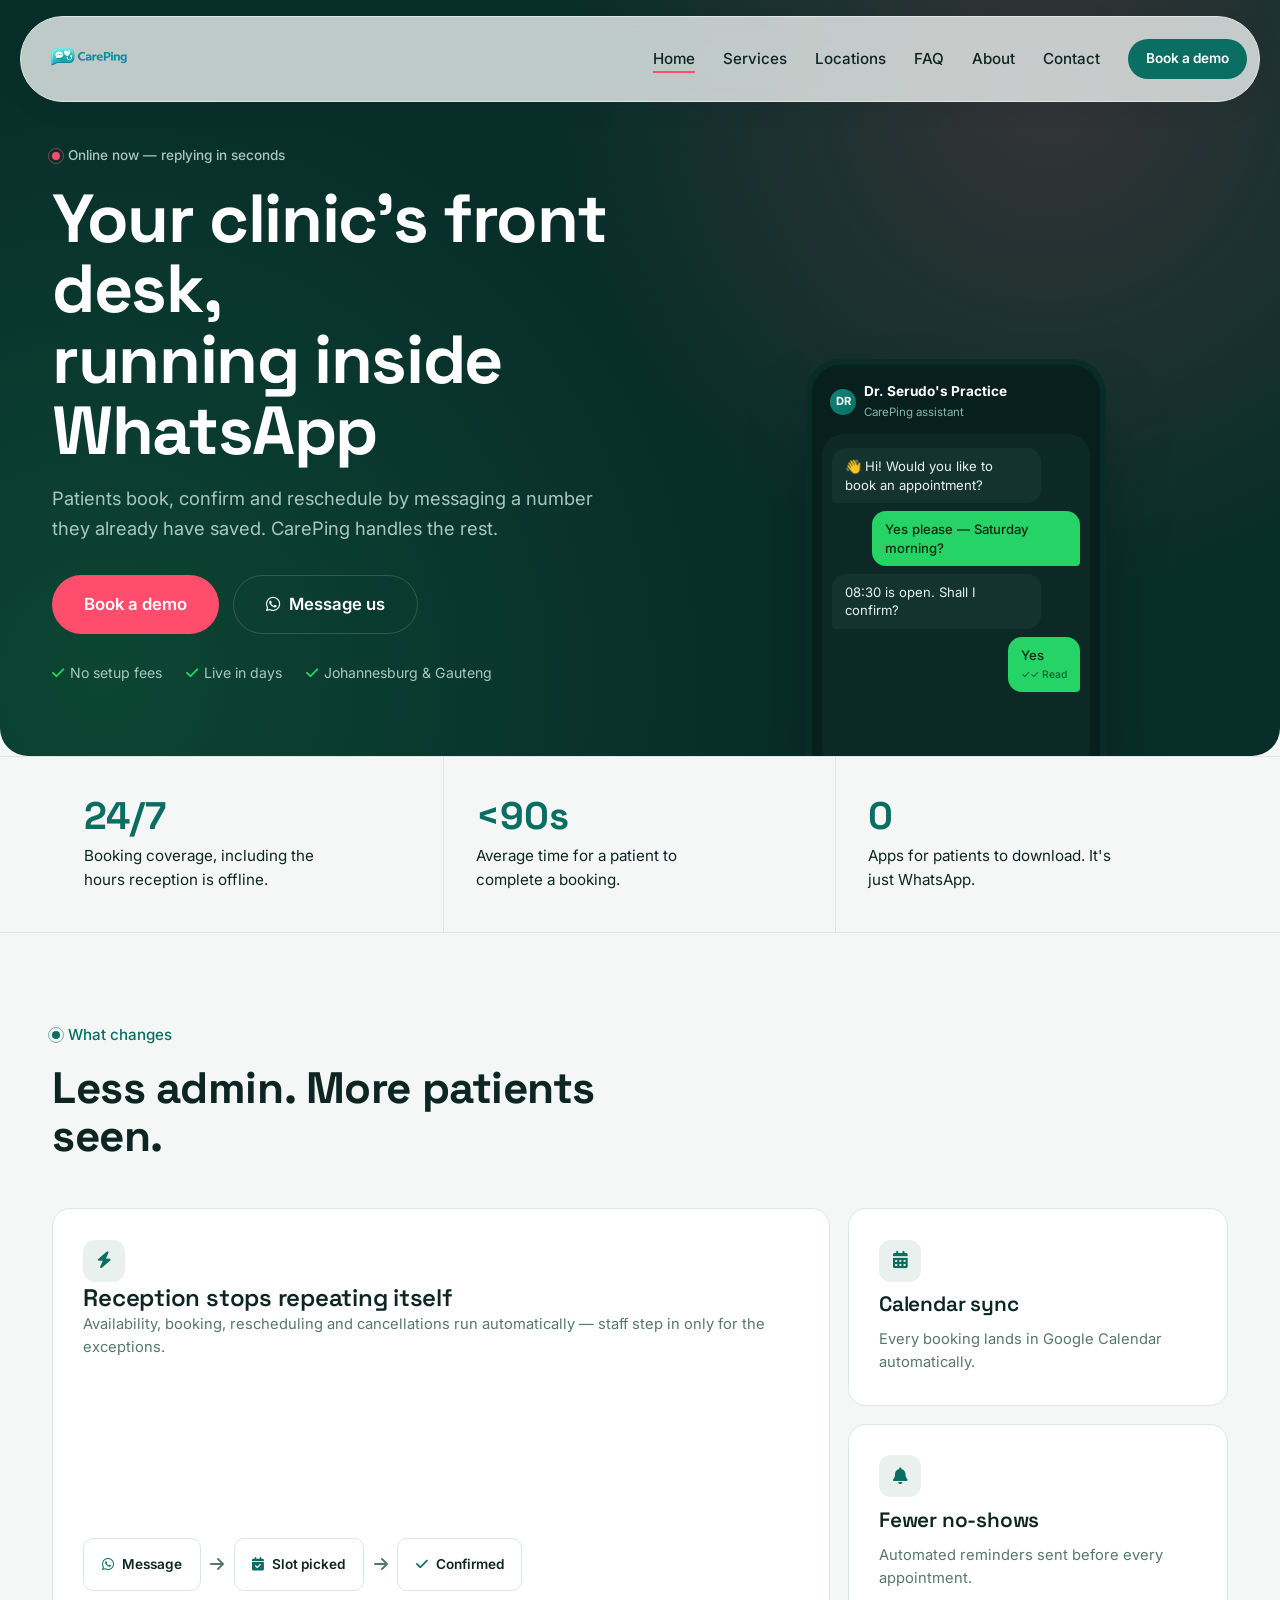
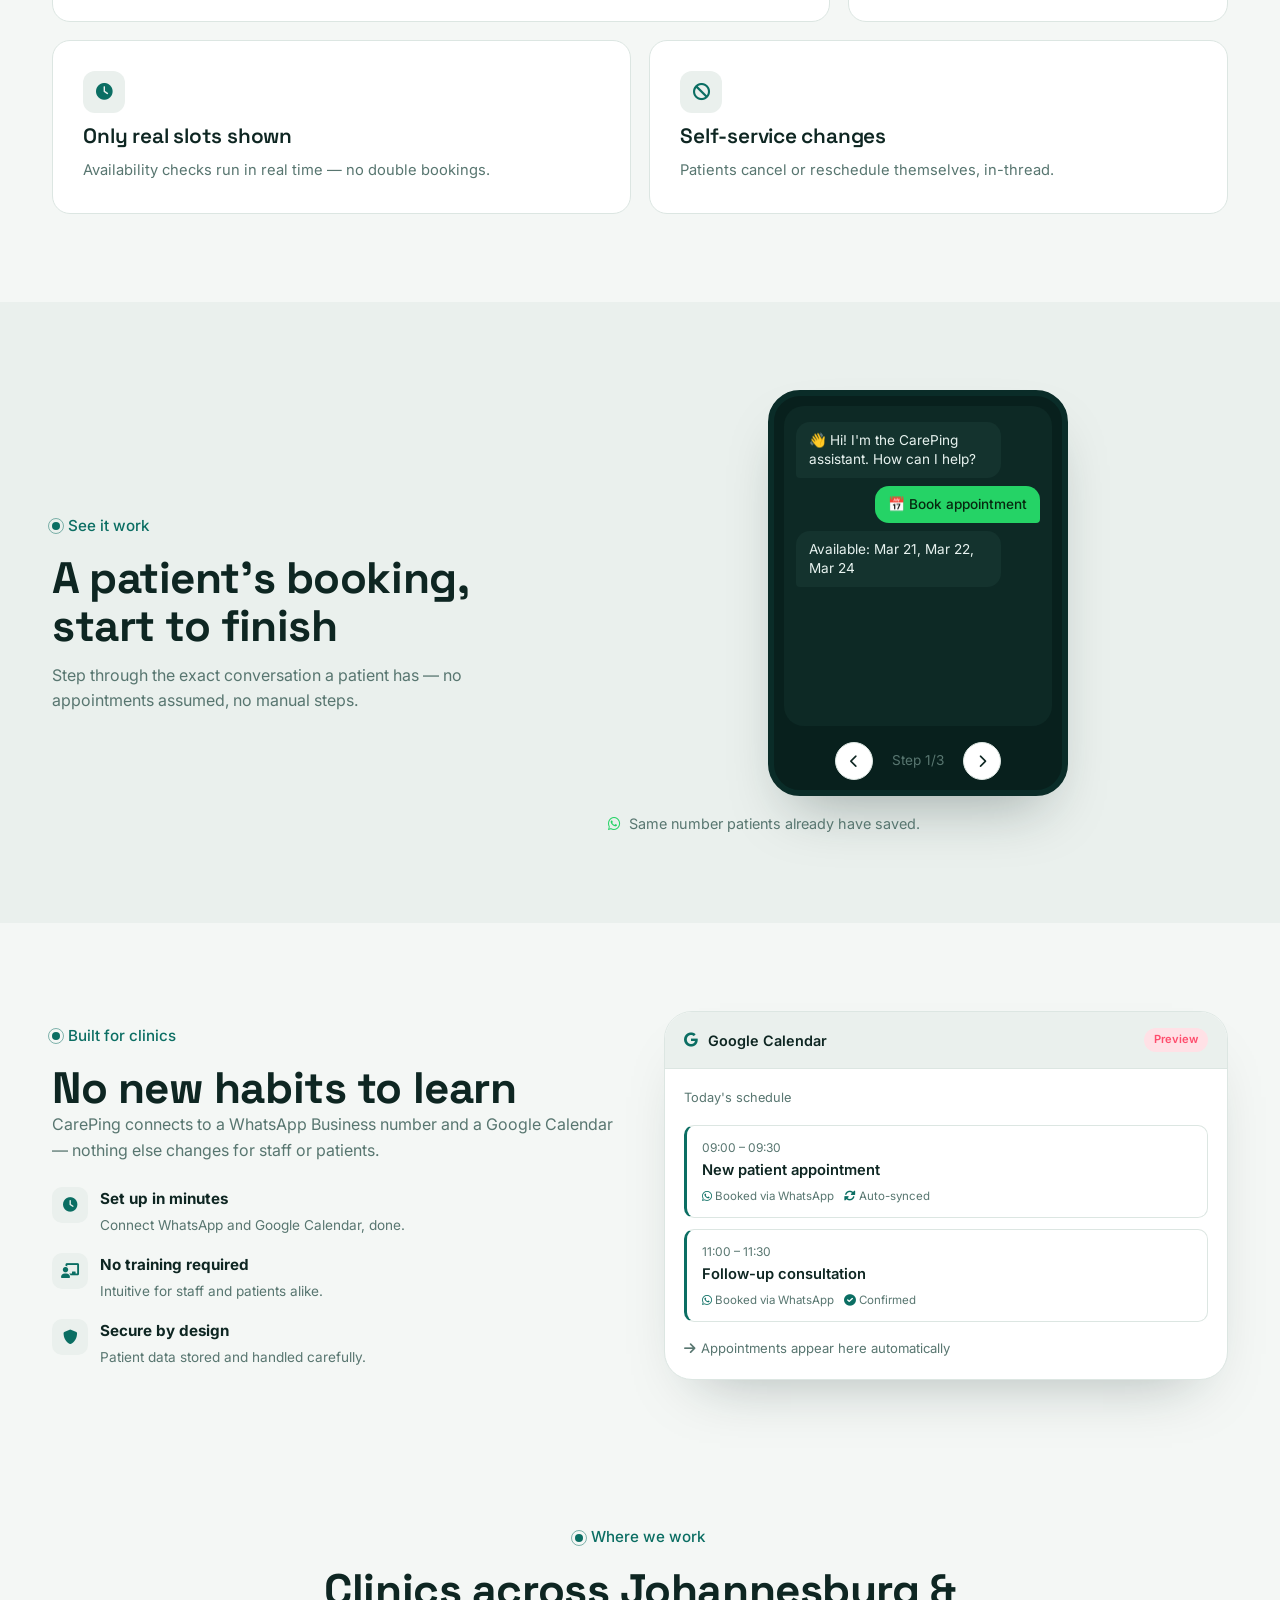
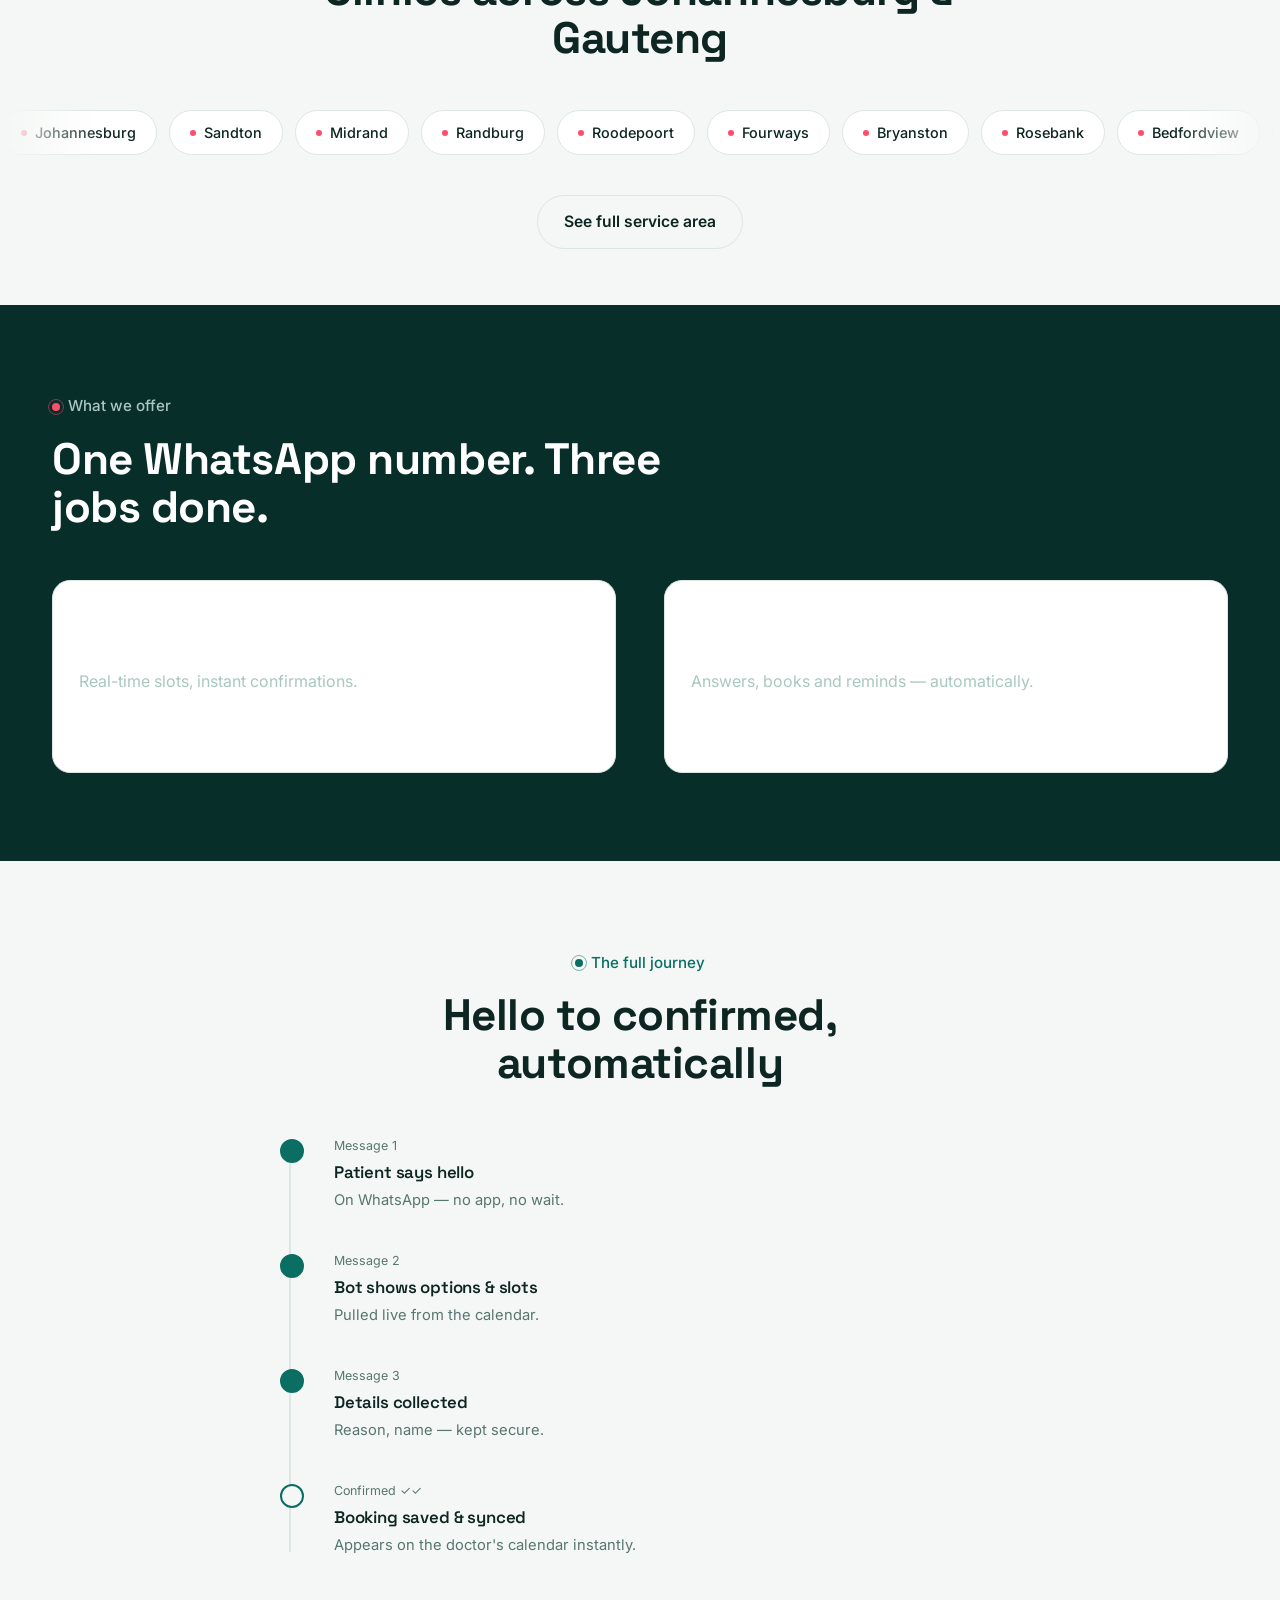
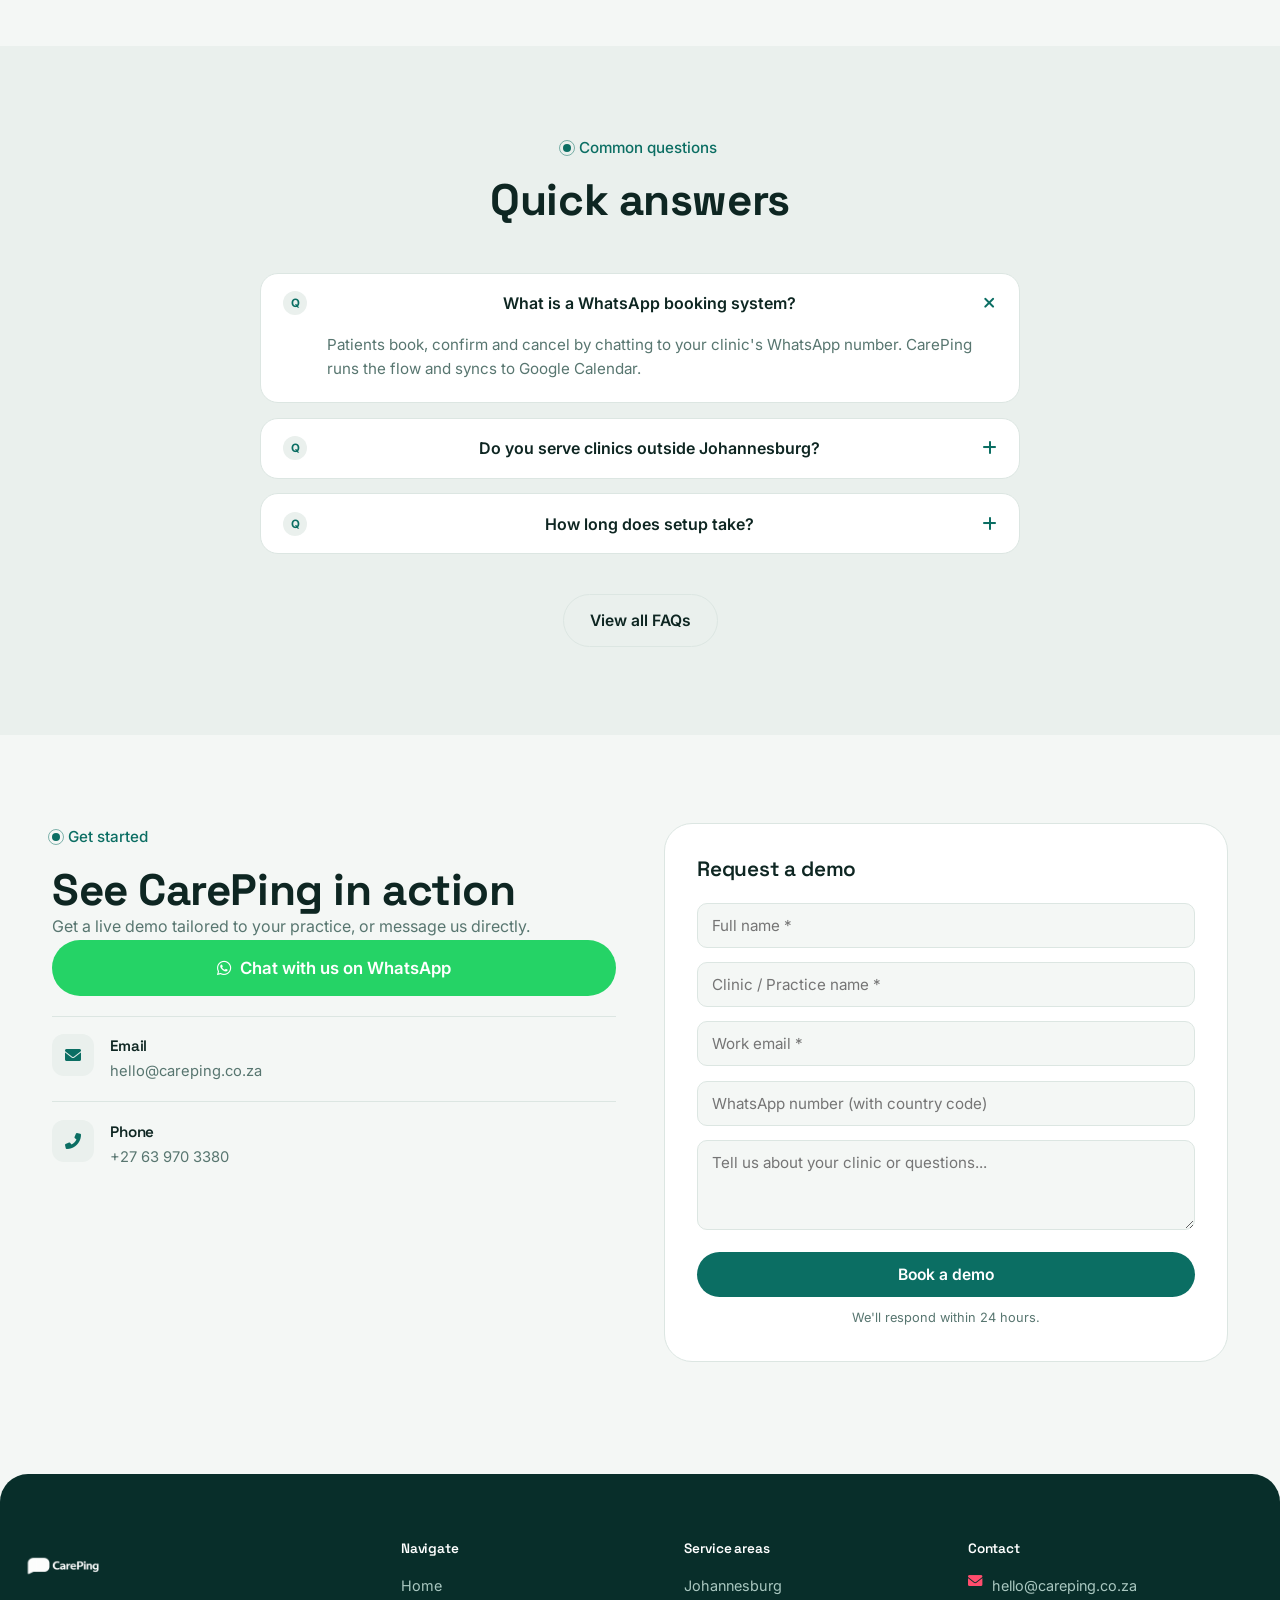
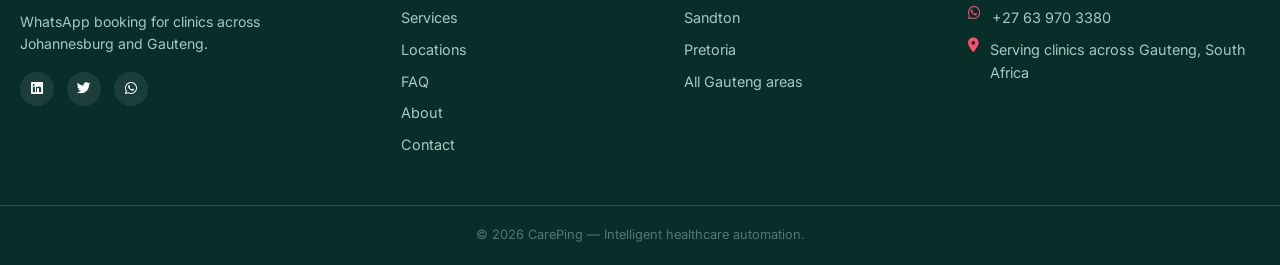
<file: index.html>
<!DOCTYPE html>

<html lang="en-ZA">

<head>
  <meta charset="utf-8" />
  <meta content="width=device-width, initial-scale=1.0, viewport-fit=cover" name="viewport" />
  <title>WhatsApp Booking System for Clinics | CarePing South Africa</title>
  <meta
    content="CarePing automates clinic appointments through WhatsApp, with booking, reminders, patient enquiries and Google Calendar sync for practices in Johannesburg, Gauteng and South Africa."
    name="description" />
  <meta content="index, follow, max-image-preview:large, max-snippet:-1, max-video-preview:-1" name="robots" />
  <meta content="CarePing" name="author" />
  <link href="https://www.careping.co.za/" rel="canonical" />
  <meta content="website" property="og:type" />
  <meta content="CarePing" property="og:site_name" />
  <meta content="WhatsApp Booking System for Clinics | CarePing South Africa" property="og:title" />
  <meta
    content="CarePing automates clinic appointments through WhatsApp, with booking, reminders, patient enquiries and Google Calendar sync for practices in Johannesburg, Gauteng and South Africa."
    property="og:description" />
  <meta content="https://www.careping.co.za/CarePing-OG.jpg" property="og:image" />
  <meta content="1200" property="og:image:width" />
  <meta content="630" property="og:image:height" />
  <meta content="image/jpeg" property="og:image:type" />
  <meta content="CarePing WhatsApp booking system for clinics" property="og:image:alt" />
  <meta content="https://www.careping.co.za/" property="og:url" />
  <meta content="summary_large_image" name="twitter:card" />
  <meta content="WhatsApp Booking System for Clinics | CarePing South Africa" name="twitter:title" />
  <meta
    content="CarePing automates clinic appointments through WhatsApp, with booking, reminders, patient enquiries and Google Calendar sync for practices in Johannesburg, Gauteng and South Africa."
    name="twitter:description" />
  <meta content="https://www.careping.co.za/CarePing-OG.jpg" name="twitter:image" />
  <meta content="CarePing WhatsApp booking system for clinics" name="twitter:image:alt" />
  <link href="CarePingFavicon.png" rel="icon" type="image/png" />
  <link href="CarePingFavicon.png" rel="shortcut icon" type="image/png" />
  <link href="CarePingFavicon.png" rel="apple-touch-icon" />
  <link href="https://fonts.googleapis.com" rel="preconnect" />
  <link crossorigin="" href="https://fonts.gstatic.com" rel="preconnect" />
  <link href="https://cdnjs.cloudflare.com" rel="preconnect" />
  <link
    href="https://fonts.googleapis.com/css2?family=Inter:opsz,wght@14..32,300;14..32,400;14..32,500;14..32,600;14..32,700;14..32,800&amp;display=swap"
    rel="stylesheet" />
  <link href="https://cdnjs.cloudflare.com/ajax/libs/font-awesome/6.0.0-beta3/css/all.min.css" rel="stylesheet" />
  <link href="style.css" rel="stylesheet" />
  <script type="application/ld+json">
{
  "@context": "https://schema.org",
  "@graph": [
    {
      "@type": "Organization",
      "@id": "https://www.careping.co.za/#organization",
      "name": "CarePing",
      "url": "https://www.careping.co.za/",
      "logo": {
        "@type": "ImageObject",
        "url": "https://www.careping.co.za/CarePingLogoTwo.png"
      },
      "image": "https://www.careping.co.za/CarePing-OG.jpg",
      "description": "CarePing provides WhatsApp-based appointment booking and clinic automation for healthcare practices in South Africa.",
      "email": "hello@careping.co.za",
      "telephone": "+27639703380",
      "areaServed": [
        {
          "@type": "City",
          "name": "Johannesburg"
        },
        {
          "@type": "City",
          "name": "Sandton"
        },
        {
          "@type": "City",
          "name": "Midrand"
        },
        {
          "@type": "City",
          "name": "Randburg"
        },
        {
          "@type": "City",
          "name": "Pretoria"
        },
        {
          "@type": "AdministrativeArea",
          "name": "Gauteng"
        },
        {
          "@type": "Country",
          "name": "South Africa"
        }
      ],
      "contactPoint": {
        "@type": "ContactPoint",
        "contactType": "sales",
        "telephone": "+27639703380",
        "email": "hello@careping.co.za",
        "availableLanguage": "English"
      }
    },
    {
      "@type": "WebSite",
      "@id": "https://www.careping.co.za/#website",
      "url": "https://www.careping.co.za/",
      "name": "CarePing",
      "publisher": {
        "@id": "https://www.careping.co.za/#organization"
      }
    },
    {
      "@type": "WebPage",
      "@id": "https://www.careping.co.za/#webpage",
      "url": "https://www.careping.co.za/",
      "name": "WhatsApp Booking System for Clinics | CarePing South Africa",
      "isPartOf": {
        "@id": "https://www.careping.co.za/#website"
      },
      "about": {
        "@id": "https://www.careping.co.za/#organization"
      },
      "primaryImageOfPage": {
        "@type": "ImageObject",
        "url": "https://www.careping.co.za/CarePing-OG.jpg"
      },
      "description": "CarePing automates clinic appointments through WhatsApp, with booking, reminders, patient enquiries and Google Calendar sync for practices in Johannesburg, Gauteng and South Africa."
    },
    {
      "@type": "Service",
      "@id": "https://www.careping.co.za/services.html#whatsapp-booking",
      "name": "WhatsApp Appointment Booking System for Clinics",
      "serviceType": "WhatsApp appointment booking automation",
      "provider": {
        "@id": "https://www.careping.co.za/#organization"
      },
      "url": "https://www.careping.co.za/services.html",
      "areaServed": [
        {
          "@type": "City",
          "name": "Johannesburg"
        },
        {
          "@type": "City",
          "name": "Sandton"
        },
        {
          "@type": "City",
          "name": "Midrand"
        },
        {
          "@type": "City",
          "name": "Randburg"
        },
        {
          "@type": "City",
          "name": "Pretoria"
        },
        {
          "@type": "AdministrativeArea",
          "name": "Gauteng"
        },
        {
          "@type": "Country",
          "name": "South Africa"
        }
      ],
      "description": "A WhatsApp-based appointment booking and automation service for clinics, including bookings, reminders, patient enquiries and Google Calendar synchronisation."
    }
  ]
}
  </script>
</head>

<body>
  <header class="site-header">
    <div class="container header-container">
      <div class="logo-area">
        <a href="index.html"><img alt="CarePing — WhatsApp booking system for clinics" decoding="async" height="1024"
            src="CarePingLogoTwo.png" width="1536" /></a>
      </div>
      <nav class="main-nav" id="mainNav">
        <ul class="nav-list">
          <li><a class="nav-link current" href="index.html">Home</a></li>
          <li><a class="nav-link" href="services.html">Services</a></li>
          <li><a class="nav-link" href="locations.html">Locations</a></li>
          <li><a class="nav-link" href="faq.html">FAQ</a></li>
          <li><a class="nav-link" href="about.html">About</a></li>
          <li><a class="nav-link" href="contact.html">Contact</a></li>
        </ul>
        <div class="header-cta">
          <a class="btn btn-primary btn-sm" href="contact.html">Book a demo</a>
        </div>
      </nav>
      <button aria-label="Menu" class="mobile-menu-toggle" id="mobileToggle"><i class="fas fa-bars"></i></button>
    </div>
  </header>
  <main>
    <!-- HERO — the product itself, live, is the visual -->
    <section class="hero" id="home">
      <div class="container hero-grid">
        <div class="hero-content">
          <span class="status-line on-deep"><span class="ping-dot"></span>Online now — replying in seconds</span>
          <h1>Your clinic's front desk,<br />running inside WhatsApp</h1>
          <p class="lead">Patients book, confirm and reschedule by messaging a number they already have saved. CarePing
            handles the rest.</p>
          <div class="hero-buttons">
            <a class="btn btn-ping btn-large" href="contact.html">Book a demo</a>
            <a class="btn btn-outline on-deep btn-large" href="#" id="whatsappDemoCta"><i class="fab fa-whatsapp"></i>
              Message us</a>
          </div>
          <div class="hero-proof">
            <span><i class="fas fa-check"></i> No setup fees</span>
            <span><i class="fas fa-check"></i> Live in days</span>
            <span><i class="fas fa-check"></i> Johannesburg &amp; Gauteng</span>
          </div>
        </div>
        <div class="hero-visual">
          <div class="phone">
            <div class="phone-head">
              <div class="avatar">DR</div>
              <div class="who"><strong>Dr. Serudo's Practice</strong><span>CarePing assistant</span></div>
            </div>
            <div class="phone-body">
              <div class="bubble bot">👋 Hi! Would you like to book an appointment?</div>
              <div class="bubble user">Yes please — Saturday morning?</div>
              <div class="bubble bot">08:30 is open. Shall I confirm?</div>
              <div class="bubble user">Yes<span class="meta">✓✓ Read</span></div>
              <div class="bubble bot">✅ Booked for Sat, 08:30 — synced to calendar.</div>
            </div>
          </div>
        </div>
      </div>
    </section>
    <!-- PROOF STRIP — replaces paragraph-heavy "problem" cards -->
    <section class="proof-strip">
      <div class="container proof-grid">
        <div class="proof-cell">
          <div class="num">24/7</div>
          <p>Booking coverage, including the hours reception is offline.</p>
        </div>
        <div class="proof-cell">
          <div class="num">&lt;90s</div>
          <p>Average time for a patient to complete a booking.</p>
        </div>
        <div class="proof-cell">
          <div class="num">0</div>
          <p>Apps for patients to download. It's just WhatsApp.</p>
        </div>
      </div>
    </section>
    <!-- WHAT YOU GAIN — bento, asymmetric -->
    <section class="band">
      <div class="container">
        <div class="section-head">
          <span class="kicker"><span class="ping-dot"></span>What changes</span>
          <h2>Less admin. More patients seen.</h2>
        </div>
        <div class="bento">
          <div class="bento-card bento-big">
            <div>
              <div class="glyph"><i class="fas fa-bolt"></i></div>
              <h3>Reception stops repeating itself</h3>
              <p>Availability, booking, rescheduling and cancellations run automatically — staff step in only for the
                exceptions.</p>
            </div>
            <div class="flow-chips">
              <span class="chip"><i class="fab fa-whatsapp"></i>Message</span>
              <span class="arrow"><i class="fas fa-arrow-right"></i></span>
              <span class="chip"><i class="fas fa-calendar-check"></i>Slot picked</span>
              <span class="arrow"><i class="fas fa-arrow-right"></i></span>
              <span class="chip"><i class="fas fa-check"></i>Confirmed</span>
            </div>
          </div>
          <div class="bento-card bento-narrow">
            <div class="glyph"><i class="fas fa-calendar-alt"></i></div>
            <h3>Calendar sync</h3>
            <p>Every booking lands in Google Calendar automatically.</p>
          </div>
          <div class="bento-card bento-narrow">
            <div class="glyph"><i class="fas fa-bell"></i></div>
            <h3>Fewer no-shows</h3>
            <p>Automated reminders sent before every appointment.</p>
          </div>
          <div class="bento-card bento-wide">
            <div class="glyph"><i class="fas fa-clock"></i></div>
            <h3>Only real slots shown</h3>
            <p>Availability checks run in real time — no double bookings.</p>
          </div>
          <div class="bento-card bento-wide">
            <div class="glyph"><i class="fas fa-ban"></i></div>
            <h3>Self-service changes</h3>
            <p>Patients cancel or reschedule themselves, in-thread.</p>
          </div>
        </div>
      </div>
    </section>
    <!-- LIVE DEMO -->
    <section class="band band-dim">
      <div class="container demo-wrap">
        <div class="demo-copy">
          <span class="kicker"><span class="ping-dot"></span>See it work</span>
          <h2>A patient's booking, start to finish</h2>
          <p>Step through the exact conversation a patient has — no appointments assumed, no manual steps.</p>
        </div>
        <div class="demo-carousel">
          <div class="phone-frame">
            <div class="phone-screen" id="demoScreen">
              <div class="demo-step active-step" data-step="0">
                <div class="whatsapp-msg bot">👋 Hi! I'm the CarePing assistant. How can I help?</div>
                <div class="whatsapp-msg user">📅 Book appointment</div>
                <div class="whatsapp-msg bot">Available: Mar 21, Mar 22, Mar 24</div>
              </div>
              <div class="demo-step" data-step="1">
                <div class="whatsapp-msg bot">Times for Mar 21: 08:30, 10:15, 14:00</div>
                <div class="whatsapp-msg user">08:30</div>
                <div class="whatsapp-msg bot">Reason for visit? (optional)</div>
                <div class="whatsapp-msg user">Lower back pain &amp; fatigue</div>
              </div>
              <div class="demo-step" data-step="2">
                <div class="whatsapp-msg bot">Name for the booking?</div>
                <div class="whatsapp-msg user">Dr. Robert</div>
                <div class="whatsapp-msg bot">✅ Confirmed — Sat Mar 21, 08:30. Added to the calendar.</div>
              </div>
            </div>
            <div class="demo-controls">
              <button aria-label="Previous step" class="demo-nav" id="demoPrev"><i
                  class="fas fa-chevron-left"></i></button>
              <span class="demo-indicator">Step 1/3</span>
              <button aria-label="Next step" class="demo-nav" id="demoNext"><i
                  class="fas fa-chevron-right"></i></button>
            </div>
          </div>
          <div class="demo-caption"><i class="fab fa-whatsapp"></i> Same number patients already have saved.</div>
        </div>
      </div>
    </section>
    <!-- TRUST -->
    <section class="band">
      <div class="container trust-wrapper">
        <div>
          <span class="kicker"><span class="ping-dot"></span>Built for clinics</span>
          <h2>No new habits to learn</h2>
          <p>CarePing connects to a WhatsApp Business number and a Google Calendar — nothing else changes for staff or
            patients.</p>
          <div class="trust-features">
            <div class="trust-feature">
              <i class="fas fa-clock"></i>
              <div><strong>Set up in minutes</strong><span>Connect WhatsApp and Google Calendar, done.</span></div>
            </div>
            <div class="trust-feature">
              <i class="fas fa-chalkboard-teacher"></i>
              <div><strong>No training required</strong><span>Intuitive for staff and patients alike.</span></div>
            </div>
            <div class="trust-feature">
              <i class="fas fa-shield-alt"></i>
              <div><strong>Secure by design</strong><span>Patient data stored and handled carefully.</span></div>
            </div>
          </div>
        </div>
        <div class="calendar-card">
          <div class="calendar-header"><i class="fab fa-google"></i><span>Google Calendar</span><span
              class="demo-badge">Preview</span></div>
          <div class="calendar-body">
            <div class="date-label">Today's schedule</div>
            <div class="calendar-event-demo">
              <div class="event-time">09:00 – 09:30</div>
              <div class="event-title">New patient appointment</div>
              <div class="event-details"><span><i class="fab fa-whatsapp"></i>Booked via WhatsApp</span><span><i
                    class="fas fa-sync-alt"></i>Auto-synced</span></div>
            </div>
            <div class="calendar-event-demo">
              <div class="event-time">11:00 – 11:30</div>
              <div class="event-title">Follow-up consultation</div>
              <div class="event-details"><span><i class="fab fa-whatsapp"></i>Booked via WhatsApp</span><span><i
                    class="fas fa-check-circle"></i>Confirmed</span></div>
            </div>
            <div class="integration-note"><i class="fas fa-arrow-right"></i>Appointments appear here automatically</div>
          </div>
        </div>
      </div>
    </section>
    <!-- SERVICE AREA — marquee -->
    <section class="band-tight">
      <div class="container">
        <div class="section-head center">
          <span class="kicker"><span class="ping-dot"></span>Where we work</span>
          <h2>Clinics across Johannesburg &amp; Gauteng</h2>
        </div>
      </div>
      <div class="marquee">
        <div class="marquee-track">
          <span class="area-chip"><span class="ping-dot"></span>Johannesburg</span>
          <span class="area-chip"><span class="ping-dot"></span>Sandton</span>
          <span class="area-chip"><span class="ping-dot"></span>Midrand</span>
          <span class="area-chip"><span class="ping-dot"></span>Randburg</span>
          <span class="area-chip"><span class="ping-dot"></span>Roodepoort</span>
          <span class="area-chip"><span class="ping-dot"></span>Fourways</span>
          <span class="area-chip"><span class="ping-dot"></span>Bryanston</span>
          <span class="area-chip"><span class="ping-dot"></span>Rosebank</span>
          <span class="area-chip"><span class="ping-dot"></span>Bedfordview</span>
          <span class="area-chip"><span class="ping-dot"></span>Germiston</span>
          <span class="area-chip"><span class="ping-dot"></span>Boksburg</span>
          <span class="area-chip"><span class="ping-dot"></span>Kempton Park</span>
          <span class="area-chip"><span class="ping-dot"></span>Edenvale</span>
          <span class="area-chip"><span class="ping-dot"></span>Centurion</span>
          <span class="area-chip"><span class="ping-dot"></span>Pretoria</span>
          <!-- duplicate set for seamless loop -->
          <span class="area-chip"><span class="ping-dot"></span>Johannesburg</span>
          <span class="area-chip"><span class="ping-dot"></span>Sandton</span>
          <span class="area-chip"><span class="ping-dot"></span>Midrand</span>
          <span class="area-chip"><span class="ping-dot"></span>Randburg</span>
          <span class="area-chip"><span class="ping-dot"></span>Roodepoort</span>
          <span class="area-chip"><span class="ping-dot"></span>Fourways</span>
          <span class="area-chip"><span class="ping-dot"></span>Bryanston</span>
          <span class="area-chip"><span class="ping-dot"></span>Rosebank</span>
          <span class="area-chip"><span class="ping-dot"></span>Bedfordview</span>
          <span class="area-chip"><span class="ping-dot"></span>Germiston</span>
          <span class="area-chip"><span class="ping-dot"></span>Boksburg</span>
          <span class="area-chip"><span class="ping-dot"></span>Kempton Park</span>
          <span class="area-chip"><span class="ping-dot"></span>Edenvale</span>
          <span class="area-chip"><span class="ping-dot"></span>Centurion</span>
          <span class="area-chip"><span class="ping-dot"></span>Pretoria</span>
        </div>
      </div>
      <div class="container center-text mt-lg">
        <a class="btn btn-outline" href="locations.html">See full service area</a>
      </div>
    </section>
    <!-- SERVICES TEASER -->
    <section class="band band-deep">
      <div class="container">
        <div class="section-head">
          <span class="kicker on-deep"><span class="ping-dot"></span>What we offer</span>
          <h2>One WhatsApp number. Three jobs done.</h2>
        </div>
        <div class="two-col">
          <div class="service-overview-card">
            <i class="fas fa-calendar-check" style="color:var(--white);font-size:1.4rem;"></i>
            <h3 style="color:var(--white);margin-top:0.6rem;">Booking system</h3>
            <p style="color:var(--muted-on-deep);">Real-time slots, instant confirmations.</p>
            <a class="btn btn-outline on-deep btn-sm" href="services.html#booking-system"
              style="margin-top:0.6rem;">Learn more</a>
          </div>
          <div class="service-overview-card">
            <i class="fab fa-whatsapp" style="color:var(--white);font-size:1.4rem;"></i>
            <h3 style="color:var(--white);margin-top:0.6rem;">WhatsApp bot</h3>
            <p style="color:var(--muted-on-deep);">Answers, books and reminds — automatically.</p>
            <a class="btn btn-outline on-deep btn-sm" href="services.html#whatsapp-bot" style="margin-top:0.6rem;">Learn
              more</a>
          </div>
        </div>
      </div>
    </section>
    <!-- HOW IT WORKS — connected thread rail -->
    <section class="band" id="how-it-works">
      <div class="container">
        <div class="section-head center">
          <span class="kicker"><span class="ping-dot"></span>The full journey</span>
          <h2>Hello to confirmed, automatically</h2>
        </div>
        <div class="thread">
          <div class="thread-step done">
            <div class="time">Message 1</div>
            <h4>Patient says hello</h4>
            <p>On WhatsApp — no app, no wait.</p>
          </div>
          <div class="thread-step done">
            <div class="time">Message 2</div>
            <h4>Bot shows options &amp; slots</h4>
            <p>Pulled live from the calendar.</p>
          </div>
          <div class="thread-step done">
            <div class="time">Message 3</div>
            <h4>Details collected</h4>
            <p>Reason, name — kept secure.</p>
          </div>
          <div class="thread-step">
            <div class="time">Confirmed ✓✓</div>
            <h4>Booking saved &amp; synced</h4>
            <p>Appears on the doctor's calendar instantly.</p>
          </div>
        </div>
      </div>
    </section>
    <!-- FAQ PREVIEW -->
    <section class="band band-dim">
      <div class="container">
        <div class="section-head center">
          <span class="kicker"><span class="ping-dot"></span>Common questions</span>
          <h2>Quick answers</h2>
        </div>
        <div class="faq-list">
          <div class="faq-item open">
            <button aria-expanded="true" class="faq-question">What is a WhatsApp booking system? <i
                class="fas fa-plus"></i></button>
            <div class="faq-answer">
              <div class="faq-answer-inner">Patients book, confirm and cancel by chatting to your clinic's WhatsApp
                number. CarePing runs the flow and syncs to Google Calendar.</div>
            </div>
          </div>
          <div class="faq-item">
            <button aria-expanded="false" class="faq-question">Do you serve clinics outside Johannesburg? <i
                class="fas fa-plus"></i></button>
            <div class="faq-answer">
              <div class="faq-answer-inner">Yes — Gauteng is our core, and we support clinics further afield on request.
              </div>
            </div>
          </div>
          <div class="faq-item">
            <button aria-expanded="false" class="faq-question">How long does setup take? <i
                class="fas fa-plus"></i></button>
            <div class="faq-answer">
              <div class="faq-answer-inner">Most clinics are live within a few days — no retraining needed.</div>
            </div>
          </div>
        </div>
        <div class="center-text mt-lg">
          <a class="btn btn-outline" href="faq.html">View all FAQs</a>
        </div>
      </div>
    </section>
    <!-- CONTACT -->
    <section class="band" id="contact">
      <div class="container contact-container">
        <div>
          <span class="kicker"><span class="ping-dot"></span>Get started</span>
          <h2>See CarePing in action</h2>
          <p>Get a live demo tailored to your practice, or message us directly.</p>
          <div class="contact-highlight">
            <a class="btn btn-whatsapp btn-large btn-block" href="#" id="whatsappContactBtn"><i
                class="fab fa-whatsapp"></i> Chat with us on WhatsApp</a>
          </div>
          <div class="contact-method-card"><i class="fas fa-envelope"></i>
            <div>
              <h4>Email</h4>
              <p>hello@careping.co.za</p>
            </div>
          </div>
          <div class="contact-method-card"><i class="fas fa-phone-alt"></i>
            <div>
              <h4>Phone</h4>
              <p>+27 63 970 3380</p>
            </div>
          </div>
        </div>
        <div class="contact-form-card">
          <form action="https://formspree.io/f/mkoqdwqy" method="POST">
            <h3>Request a demo</h3>
            <div class="form-group"><input name="name" placeholder="Full name *" required="" type="text" /></div>
            <div class="form-group"><input name="clinic" placeholder="Clinic / Practice name *" required=""
                type="text" /></div>
            <div class="form-group"><input name="email" placeholder="Work email *" required="" type="email" /></div>
            <div class="form-group"><input name="phone" placeholder="WhatsApp number (with country code)" required=""
                type="tel" /></div>
            <div class="form-group"><textarea name="message" placeholder="Tell us about your clinic or questions..."
                rows="3"></textarea></div>
            <button class="btn btn-primary btn-block" type="submit">Book a demo</button>
            <p class="form-note">We'll respond within 24 hours.</p>
            <input name="_redirect" type="hidden" value="thank-you.html" />
            <input name="_gotcha" style="display:none" type="text" />
          </form>
        </div>
      </div>
    </section>
  </main>
  <footer class="site-footer">
    <div class="container footer-grid">
      <div class="footer-brand">
        <img alt="CarePing" decoding="async" height="1024" loading="lazy" src="CarePingLogoTwo.png" width="1536" />
        <p>WhatsApp booking for clinics across Johannesburg and Gauteng.</p>
        <div class="social-icons"><i class="fab fa-linkedin"></i><i class="fab fa-twitter"></i><i
            class="fab fa-whatsapp"></i></div>
      </div>
      <div class="footer-links">
        <h4>Navigate</h4>
        <a href="index.html">Home</a><a href="services.html">Services</a><a href="locations.html">Locations</a>
        <a href="faq.html">FAQ</a><a href="about.html">About</a><a href="contact.html">Contact</a>
      </div>
      <div class="footer-links">
        <h4>Service areas</h4>
        <a href="locations.html#johannesburg">Johannesburg</a><a href="locations.html#sandton">Sandton</a>
        <a href="locations.html#pretoria">Pretoria</a><a href="locations.html">All Gauteng areas</a>
      </div>
      <div class="footer-contact">
        <h4>Contact</h4>
        <p><i class="fas fa-envelope"></i>hello@careping.co.za</p>
        <p><i class="fab fa-whatsapp"></i>+27 63 970 3380</p>
        <p><i class="fas fa-map-marker-alt"></i>Serving clinics across Gauteng, South Africa</p>
      </div>
    </div>
    <div class="footer-bottom">
      <p>© 2026 CarePing — Intelligent healthcare automation.</p>
    </div>
  </footer>
  <div class="mobile-cta-bar">
    <a class="btn btn-primary" href="contact.html">Book a demo</a>
    <a class="btn btn-whatsapp whatsapp-trigger" href="#"><i class="fab fa-whatsapp"></i></a>
  </div>
  <script src="script.js"></script>
</body>

</html>
</file>
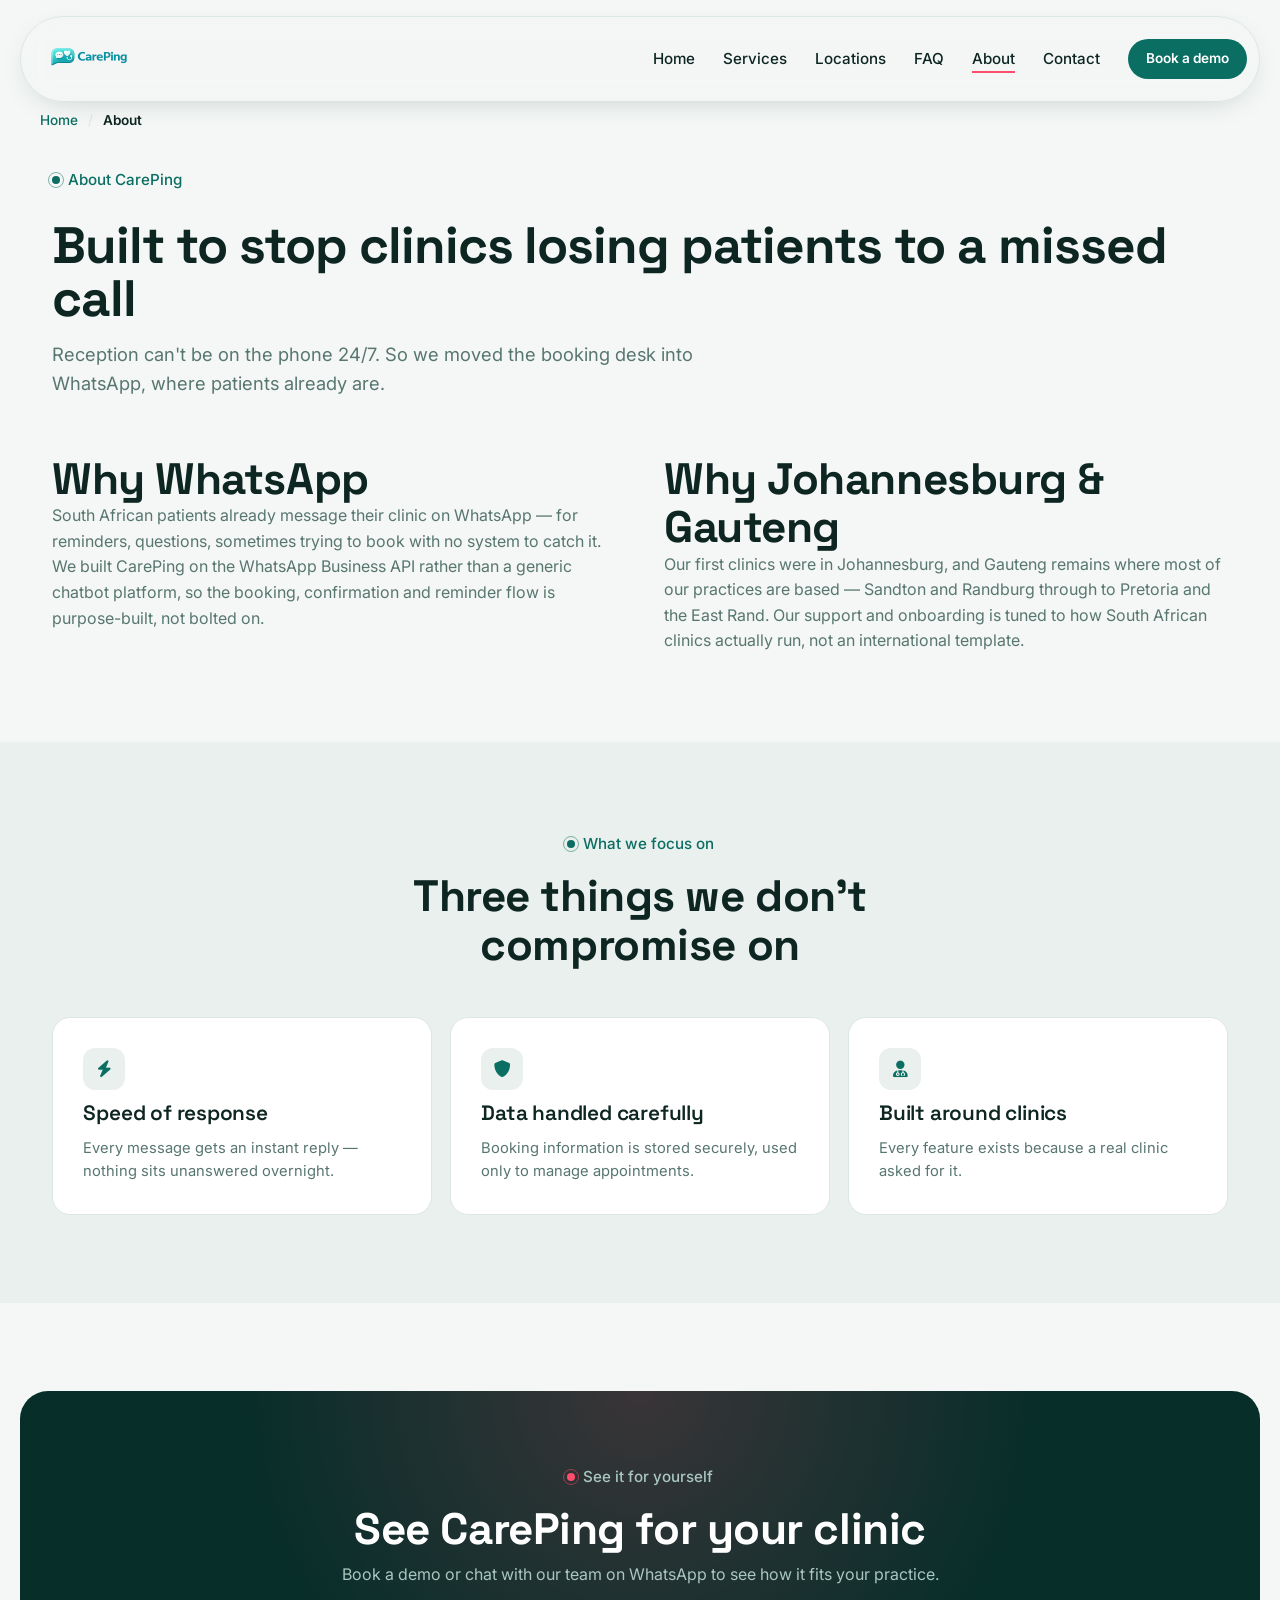
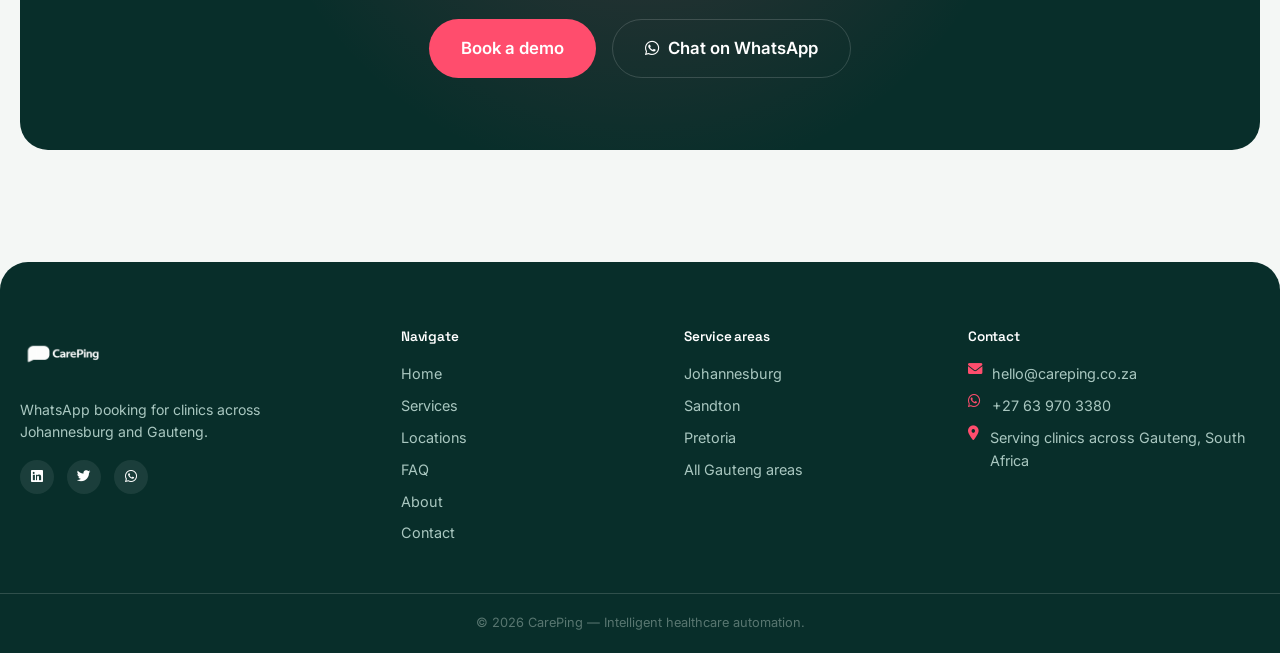
<file: about.html>
<!DOCTYPE html>

<html lang="en-ZA">

<head>
  <meta charset="utf-8" />
  <meta content="width=device-width, initial-scale=1.0, viewport-fit=cover" name="viewport" />
  <title>About CarePing | WhatsApp Clinic Booking Automation</title>
  <meta
    content="Learn how CarePing helps South African clinics automate appointment booking, patient enquiries and reminders through WhatsApp, with a focus on Johannesburg and Gauteng."
    name="description" />
  <meta content="index, follow, max-image-preview:large, max-snippet:-1, max-video-preview:-1" name="robots" />
  <meta content="CarePing" name="author" />
  <link href="https://www.careping.co.za/about.html" rel="canonical" />
  <meta content="website" property="og:type" />
  <meta content="CarePing" property="og:site_name" />
  <meta content="About CarePing | WhatsApp Clinic Booking Automation" property="og:title" />
  <meta
    content="Learn how CarePing helps South African clinics automate appointment booking, patient enquiries and reminders through WhatsApp, with a focus on Johannesburg and Gauteng."
    property="og:description" />
  <meta content="https://www.careping.co.za/CarePing-OG.jpg" property="og:image" />
  <meta content="1200" property="og:image:width" />
  <meta content="630" property="og:image:height" />
  <meta content="image/jpeg" property="og:image:type" />
  <meta content="CarePing WhatsApp booking system for clinics" property="og:image:alt" />
  <meta content="https://www.careping.co.za/about.html" property="og:url" />
  <meta content="summary_large_image" name="twitter:card" />
  <meta content="About CarePing | WhatsApp Clinic Booking Automation" name="twitter:title" />
  <meta
    content="Learn how CarePing helps South African clinics automate appointment booking, patient enquiries and reminders through WhatsApp, with a focus on Johannesburg and Gauteng."
    name="twitter:description" />
  <meta content="https://www.careping.co.za/CarePing-OG.jpg" name="twitter:image" />
  <meta content="CarePing WhatsApp booking system for clinics" name="twitter:image:alt" />
  <link href="CarePingFavicon.png" rel="icon" type="image/png" />
  <link href="CarePingFavicon.png" rel="shortcut icon" type="image/png" />
  <link href="CarePingFavicon.png" rel="apple-touch-icon" />
  <link href="https://fonts.googleapis.com" rel="preconnect" />
  <link crossorigin="" href="https://fonts.gstatic.com" rel="preconnect" />
  <link href="https://cdnjs.cloudflare.com" rel="preconnect" />
  <link
    href="https://fonts.googleapis.com/css2?family=Inter:opsz,wght@14..32,300;14..32,400;14..32,500;14..32,600;14..32,700;14..32,800&amp;display=swap"
    rel="stylesheet" />
  <link href="https://cdnjs.cloudflare.com/ajax/libs/font-awesome/6.0.0-beta3/css/all.min.css" rel="stylesheet" />
  <link href="style.css" rel="stylesheet" />
  <script type="application/ld+json">
{
  "@context": "https://schema.org",
  "@graph": [
    {
      "@type": "Organization",
      "@id": "https://www.careping.co.za/#organization",
      "name": "CarePing",
      "url": "https://www.careping.co.za/",
      "logo": {
        "@type": "ImageObject",
        "url": "https://www.careping.co.za/CarePingLogoTwo.png"
      },
      "image": "https://www.careping.co.za/CarePing-OG.jpg",
      "description": "CarePing provides WhatsApp-based appointment booking and clinic automation for healthcare practices in South Africa.",
      "email": "hello@careping.co.za",
      "telephone": "+27639703380",
      "areaServed": [
        {
          "@type": "City",
          "name": "Johannesburg"
        },
        {
          "@type": "City",
          "name": "Sandton"
        },
        {
          "@type": "City",
          "name": "Midrand"
        },
        {
          "@type": "City",
          "name": "Randburg"
        },
        {
          "@type": "City",
          "name": "Pretoria"
        },
        {
          "@type": "AdministrativeArea",
          "name": "Gauteng"
        },
        {
          "@type": "Country",
          "name": "South Africa"
        }
      ],
      "contactPoint": {
        "@type": "ContactPoint",
        "contactType": "sales",
        "telephone": "+27639703380",
        "email": "hello@careping.co.za",
        "availableLanguage": "English"
      }
    },
    {
      "@type": "WebSite",
      "@id": "https://www.careping.co.za/#website",
      "url": "https://www.careping.co.za/",
      "name": "CarePing",
      "publisher": {
        "@id": "https://www.careping.co.za/#organization"
      }
    },
    {
      "@type": "AboutPage",
      "@id": "https://www.careping.co.za/about.html#webpage",
      "url": "https://www.careping.co.za/about.html",
      "name": "About CarePing | WhatsApp Clinic Booking Automation",
      "isPartOf": {
        "@id": "https://www.careping.co.za/#website"
      },
      "about": {
        "@id": "https://www.careping.co.za/#organization"
      },
      "primaryImageOfPage": {
        "@type": "ImageObject",
        "url": "https://www.careping.co.za/CarePing-OG.jpg"
      },
      "description": "Learn how CarePing helps South African clinics automate appointment booking, patient enquiries and reminders through WhatsApp, with a focus on Johannesburg and Gauteng."
    },
    {
      "@type": "BreadcrumbList",
      "@id": "https://www.careping.co.za/about.html#breadcrumb",
      "itemListElement": [
        {
          "@type": "ListItem",
          "position": 1,
          "name": "Home",
          "item": "https://www.careping.co.za/"
        },
        {
          "@type": "ListItem",
          "position": 2,
          "name": "About",
          "item": "https://www.careping.co.za/about.html"
        }
      ]
    }
  ]
}
  </script>
</head>

<body>
  <header class="site-header">
    <div class="container header-container">
      <div class="logo-area">
        <a href="index.html"><img alt="CarePing — WhatsApp booking system for clinics" decoding="async" height="1024"
            src="CarePingLogoTwo.png" width="1536" /></a>
      </div>
      <nav class="main-nav" id="mainNav">
        <ul class="nav-list">
          <li><a class="nav-link" href="index.html">Home</a></li>
          <li><a class="nav-link" href="services.html">Services</a></li>
          <li><a class="nav-link" href="locations.html">Locations</a></li>
          <li><a class="nav-link" href="faq.html">FAQ</a></li>
          <li><a class="nav-link current" href="about.html">About</a></li>
          <li><a class="nav-link" href="contact.html">Contact</a></li>
        </ul>
        <div class="header-cta">
          <a class="btn btn-primary btn-sm" href="contact.html">Book a demo</a>
        </div>
      </nav>
      <button aria-label="Menu" class="mobile-menu-toggle" id="mobileToggle"><i class="fas fa-bars"></i></button>
    </div>
  </header>
  <div class="breadcrumb-bar">
    <div class="chat-header-bar"><a href="index.html">Home</a><span class="sep">/</span><span
        class="current">About</span></div>
  </div>
  <main>
    <section class="page-hero">
      <div class="container">
        <span class="kicker"><span class="ping-dot"></span>About CarePing</span>
        <h1>Built to stop clinics losing patients to a missed call</h1>
        <p class="lead">Reception can't be on the phone 24/7. So we moved the booking desk into WhatsApp, where patients
          already are.</p>
      </div>
    </section>
    <section class="band" style="padding-top:0;">
      <div class="container two-col">
        <div>
          <h2>Why WhatsApp</h2>
          <p>South African patients already message their clinic on WhatsApp — for reminders, questions, sometimes
            trying to book with no system to catch it. We built CarePing on the WhatsApp Business API rather than a
            generic chatbot platform, so the booking, confirmation and reminder flow is purpose-built, not bolted on.
          </p>
        </div>
        <div>
          <h2>Why Johannesburg &amp; Gauteng</h2>
          <p>Our first clinics were in Johannesburg, and Gauteng remains where most of our practices are based — Sandton
            and Randburg through to Pretoria and the East Rand. Our support and onboarding is tuned to how South African
            clinics actually run, not an international template.</p>
        </div>
      </div>
    </section>
    <section class="band band-dim">
      <div class="container">
        <div class="section-head center">
          <span class="kicker"><span class="ping-dot"></span>What we focus on</span>
          <h2>Three things we don't compromise on</h2>
        </div>
        <div class="trio">
          <div class="bento-card">
            <div class="glyph"><i class="fas fa-bolt"></i></div>
            <h3>Speed of response</h3>
            <p>Every message gets an instant reply — nothing sits unanswered overnight.</p>
          </div>
          <div class="bento-card">
            <div class="glyph"><i class="fas fa-shield-alt"></i></div>
            <h3>Data handled carefully</h3>
            <p>Booking information is stored securely, used only to manage appointments.</p>
          </div>
          <div class="bento-card">
            <div class="glyph"><i class="fas fa-user-md"></i></div>
            <h3>Built around clinics</h3>
            <p>Every feature exists because a real clinic asked for it.</p>
          </div>
        </div>
      </div>
    </section>
    <section class="band">
      <div class="container cta-band">
        <span class="kicker on-deep" style="justify-content:center;"><span class="ping-dot"></span>See it for
          yourself</span>
        <h2>See CarePing for your clinic</h2>
        <p>Book a demo or chat with our team on WhatsApp to see how it fits your practice.</p>
        <div class="cta-group">
          <a class="btn btn-ping btn-large" href="contact.html">Book a demo</a>
          <a class="btn btn-outline on-deep btn-large whatsapp-trigger" href="#"><i class="fab fa-whatsapp"></i> Chat on
            WhatsApp</a>
        </div>
      </div>
    </section>
  </main>
  <footer class="site-footer">
    <div class="container footer-grid">
      <div class="footer-brand">
        <img alt="CarePing" decoding="async" height="1024" loading="lazy" src="CarePingLogoTwo.png" width="1536" />
        <p>WhatsApp booking for clinics across Johannesburg and Gauteng.</p>
        <div class="social-icons"><i class="fab fa-linkedin"></i><i class="fab fa-twitter"></i><i
            class="fab fa-whatsapp"></i></div>
      </div>
      <div class="footer-links">
        <h4>Navigate</h4>
        <a href="index.html">Home</a><a href="services.html">Services</a><a href="locations.html">Locations</a>
        <a href="faq.html">FAQ</a><a href="about.html">About</a><a href="contact.html">Contact</a>
      </div>
      <div class="footer-links">
        <h4>Service areas</h4>
        <a href="locations.html#johannesburg">Johannesburg</a><a href="locations.html#sandton">Sandton</a>
        <a href="locations.html#pretoria">Pretoria</a><a href="locations.html">All Gauteng areas</a>
      </div>
      <div class="footer-contact">
        <h4>Contact</h4>
        <p><i class="fas fa-envelope"></i>hello@careping.co.za</p>
        <p><i class="fab fa-whatsapp"></i>+27 63 970 3380</p>
        <p><i class="fas fa-map-marker-alt"></i>Serving clinics across Gauteng, South Africa</p>
      </div>
    </div>
    <div class="footer-bottom">
      <p>© 2026 CarePing — Intelligent healthcare automation.</p>
    </div>
  </footer>
  <div class="mobile-cta-bar">
    <a class="btn btn-primary" href="contact.html">Book a demo</a>
    <a class="btn btn-whatsapp whatsapp-trigger" href="#"><i class="fab fa-whatsapp"></i></a>
  </div>
  <script src="script.js"></script>
</body>

</html>
</file>
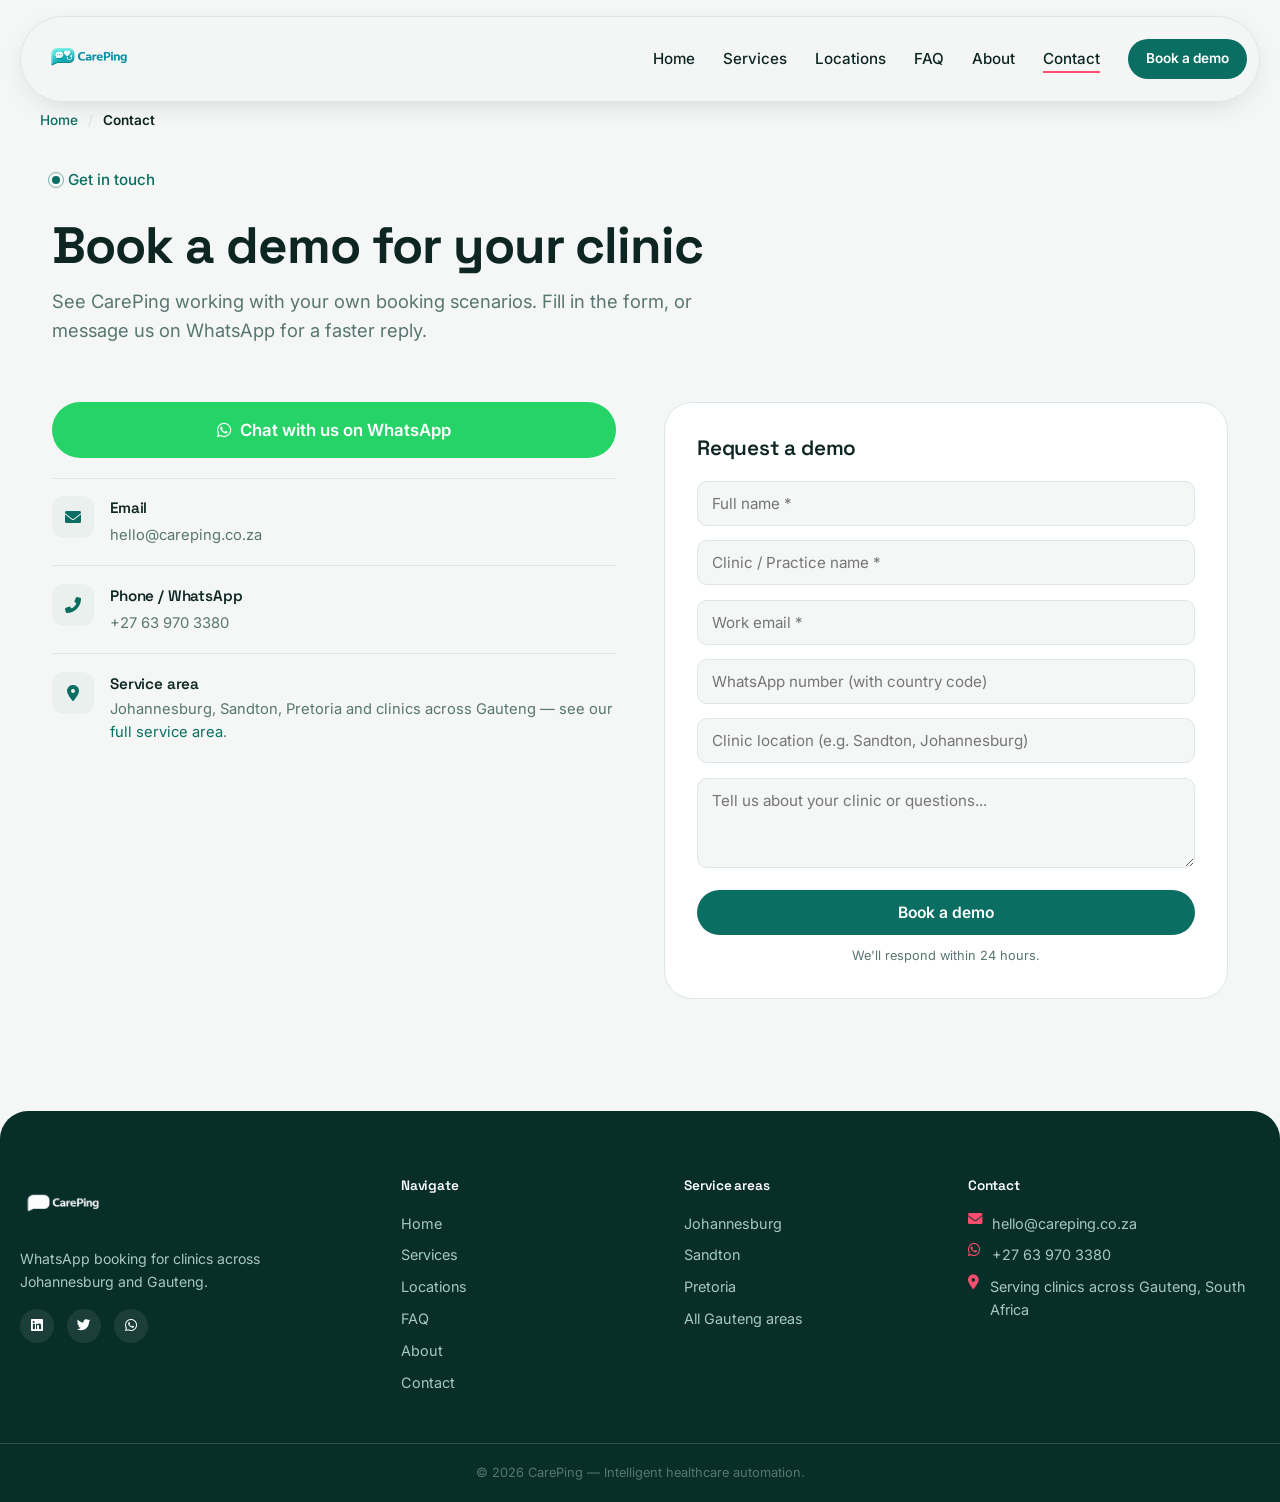
<file: contact.html>
<!DOCTYPE html>

<html lang="en-ZA">

<head>
  <meta charset="utf-8" />
  <meta content="width=device-width, initial-scale=1.0, viewport-fit=cover" name="viewport" />
  <title>Book a CarePing Demo | WhatsApp Booking for Clinics</title>
  <meta
    content="Book a CarePing demo or contact us on WhatsApp to discuss appointment booking automation for your clinic in Johannesburg, Gauteng or elsewhere in South Africa."
    name="description" />
  <meta content="index, follow, max-image-preview:large, max-snippet:-1, max-video-preview:-1" name="robots" />
  <meta content="CarePing" name="author" />
  <link href="https://www.careping.co.za/contact.html" rel="canonical" />
  <meta content="website" property="og:type" />
  <meta content="CarePing" property="og:site_name" />
  <meta content="Book a CarePing Demo | WhatsApp Booking for Clinics" property="og:title" />
  <meta
    content="Book a CarePing demo or contact us on WhatsApp to discuss appointment booking automation for your clinic in Johannesburg, Gauteng or elsewhere in South Africa."
    property="og:description" />
  <meta content="https://www.careping.co.za/CarePing-OG.jpg" property="og:image" />
  <meta content="1200" property="og:image:width" />
  <meta content="630" property="og:image:height" />
  <meta content="image/jpeg" property="og:image:type" />
  <meta content="CarePing WhatsApp booking system for clinics" property="og:image:alt" />
  <meta content="https://www.careping.co.za/contact.html" property="og:url" />
  <meta content="summary_large_image" name="twitter:card" />
  <meta content="Book a CarePing Demo | WhatsApp Booking for Clinics" name="twitter:title" />
  <meta
    content="Book a CarePing demo or contact us on WhatsApp to discuss appointment booking automation for your clinic in Johannesburg, Gauteng or elsewhere in South Africa."
    name="twitter:description" />
  <meta content="https://www.careping.co.za/CarePing-OG.jpg" name="twitter:image" />
  <meta content="CarePing WhatsApp booking system for clinics" name="twitter:image:alt" />
  <link href="CarePingFavicon.png" rel="icon" type="image/png" />
  <link href="CarePingFavicon.png" rel="shortcut icon" type="image/png" />
  <link href="CarePingFavicon.png" rel="apple-touch-icon" />
  <link href="https://fonts.googleapis.com" rel="preconnect" />
  <link crossorigin="" href="https://fonts.gstatic.com" rel="preconnect" />
  <link href="https://cdnjs.cloudflare.com" rel="preconnect" />
  <link
    href="https://fonts.googleapis.com/css2?family=Inter:opsz,wght@14..32,300;14..32,400;14..32,500;14..32,600;14..32,700;14..32,800&amp;display=swap"
    rel="stylesheet" />
  <link href="https://cdnjs.cloudflare.com/ajax/libs/font-awesome/6.0.0-beta3/css/all.min.css" rel="stylesheet" />
  <link href="style.css" rel="stylesheet" />
  <script type="application/ld+json">
{
  "@context": "https://schema.org",
  "@graph": [
    {
      "@type": "Organization",
      "@id": "https://www.careping.co.za/#organization",
      "name": "CarePing",
      "url": "https://www.careping.co.za/",
      "logo": {
        "@type": "ImageObject",
        "url": "https://www.careping.co.za/CarePingLogoTwo.png"
      },
      "image": "https://www.careping.co.za/CarePing-OG.jpg",
      "description": "CarePing provides WhatsApp-based appointment booking and clinic automation for healthcare practices in South Africa.",
      "email": "hello@careping.co.za",
      "telephone": "+27639703380",
      "areaServed": [
        {
          "@type": "City",
          "name": "Johannesburg"
        },
        {
          "@type": "City",
          "name": "Sandton"
        },
        {
          "@type": "City",
          "name": "Midrand"
        },
        {
          "@type": "City",
          "name": "Randburg"
        },
        {
          "@type": "City",
          "name": "Pretoria"
        },
        {
          "@type": "AdministrativeArea",
          "name": "Gauteng"
        },
        {
          "@type": "Country",
          "name": "South Africa"
        }
      ],
      "contactPoint": {
        "@type": "ContactPoint",
        "contactType": "sales",
        "telephone": "+27639703380",
        "email": "hello@careping.co.za",
        "availableLanguage": "English"
      }
    },
    {
      "@type": "WebSite",
      "@id": "https://www.careping.co.za/#website",
      "url": "https://www.careping.co.za/",
      "name": "CarePing",
      "publisher": {
        "@id": "https://www.careping.co.za/#organization"
      }
    },
    {
      "@type": "ContactPage",
      "@id": "https://www.careping.co.za/contact.html#webpage",
      "url": "https://www.careping.co.za/contact.html",
      "name": "Book a CarePing Demo | WhatsApp Booking for Clinics",
      "isPartOf": {
        "@id": "https://www.careping.co.za/#website"
      },
      "about": {
        "@id": "https://www.careping.co.za/#organization"
      },
      "primaryImageOfPage": {
        "@type": "ImageObject",
        "url": "https://www.careping.co.za/CarePing-OG.jpg"
      },
      "description": "Book a CarePing demo or contact us on WhatsApp to discuss appointment booking automation for your clinic in Johannesburg, Gauteng or elsewhere in South Africa."
    },
    {
      "@type": "BreadcrumbList",
      "@id": "https://www.careping.co.za/contact.html#breadcrumb",
      "itemListElement": [
        {
          "@type": "ListItem",
          "position": 1,
          "name": "Home",
          "item": "https://www.careping.co.za/"
        },
        {
          "@type": "ListItem",
          "position": 2,
          "name": "Contact",
          "item": "https://www.careping.co.za/contact.html"
        }
      ]
    }
  ]
}
  </script>
</head>

<body>
  <header class="site-header">
    <div class="container header-container">
      <div class="logo-area">
        <a href="index.html"><img alt="CarePing — WhatsApp booking system for clinics" decoding="async" height="1024"
            src="CarePingLogoTwo.png" width="1536" /></a>
      </div>
      <nav class="main-nav" id="mainNav">
        <ul class="nav-list">
          <li><a class="nav-link" href="index.html">Home</a></li>
          <li><a class="nav-link" href="services.html">Services</a></li>
          <li><a class="nav-link" href="locations.html">Locations</a></li>
          <li><a class="nav-link" href="faq.html">FAQ</a></li>
          <li><a class="nav-link" href="about.html">About</a></li>
          <li><a class="nav-link current" href="contact.html">Contact</a></li>
        </ul>
        <div class="header-cta">
          <a class="btn btn-primary btn-sm" href="contact.html">Book a demo</a>
        </div>
      </nav>
      <button aria-label="Menu" class="mobile-menu-toggle" id="mobileToggle"><i class="fas fa-bars"></i></button>
    </div>
  </header>
  <div class="breadcrumb-bar">
    <div class="chat-header-bar"><a href="index.html">Home</a><span class="sep">/</span><span
        class="current">Contact</span></div>
  </div>
  <main>
    <section class="page-hero">
      <div class="container">
        <span class="kicker"><span class="ping-dot"></span>Get in touch</span>
        <h1>Book a demo for your clinic</h1>
        <p class="lead">See CarePing working with your own booking scenarios. Fill in the form, or message us on
          WhatsApp for a faster reply.</p>
      </div>
    </section>
    <section class="band" style="padding-top:0;">
      <div class="container contact-container">
        <div>
          <div class="contact-highlight">
            <a class="btn btn-whatsapp btn-large btn-block whatsapp-trigger" href="#"><i class="fab fa-whatsapp"></i>
              Chat with us on WhatsApp</a>
          </div>
          <div class="contact-method-card"><i class="fas fa-envelope"></i>
            <div>
              <h4>Email</h4><a href="mailto:hello@careping.co.za">hello@careping.co.za</a>
            </div>
          </div>
          <div class="contact-method-card"><i class="fas fa-phone-alt"></i>
            <div>
              <h4>Phone / WhatsApp</h4><a href="tel:+27639703380">+27 63 970 3380</a>
            </div>
          </div>
          <div class="contact-method-card"><i class="fas fa-map-marker-alt"></i>
            <div>
              <h4>Service area</h4>
              <p>Johannesburg, Sandton, Pretoria and clinics across Gauteng — see our <a href="locations.html"
                  style="color:var(--teal);">full service area</a>.</p>
            </div>
          </div>
        </div>
        <div class="contact-form-card">
          <form action="https://formspree.io/f/mkoqdwqy" method="POST">
            <h3>Request a demo</h3>
            <div class="form-group"><input name="name" placeholder="Full name *" required="" type="text" /></div>
            <div class="form-group"><input name="clinic" placeholder="Clinic / Practice name *" required=""
                type="text" /></div>
            <div class="form-group"><input name="email" placeholder="Work email *" required="" type="email" /></div>
            <div class="form-group"><input name="phone" placeholder="WhatsApp number (with country code)" required=""
                type="tel" /></div>
            <div class="form-group"><input name="location" placeholder="Clinic location (e.g. Sandton, Johannesburg)"
                type="text" /></div>
            <div class="form-group"><textarea name="message" placeholder="Tell us about your clinic or questions..."
                rows="3"></textarea></div>
            <button class="btn btn-primary btn-block" type="submit">Book a demo</button>
            <p class="form-note">We'll respond within 24 hours.</p>
            <input name="_redirect" type="hidden" value="thank-you.html" />
            <input name="_gotcha" style="display:none" type="text" />
          </form>
        </div>
      </div>
    </section>
  </main>
  <footer class="site-footer">
    <div class="container footer-grid">
      <div class="footer-brand">
        <img alt="CarePing" decoding="async" height="1024" loading="lazy" src="CarePingLogoTwo.png" width="1536" />
        <p>WhatsApp booking for clinics across Johannesburg and Gauteng.</p>
        <div class="social-icons"><i class="fab fa-linkedin"></i><i class="fab fa-twitter"></i><i
            class="fab fa-whatsapp"></i></div>
      </div>
      <div class="footer-links">
        <h4>Navigate</h4>
        <a href="index.html">Home</a><a href="services.html">Services</a><a href="locations.html">Locations</a>
        <a href="faq.html">FAQ</a><a href="about.html">About</a><a href="contact.html">Contact</a>
      </div>
      <div class="footer-links">
        <h4>Service areas</h4>
        <a href="locations.html#johannesburg">Johannesburg</a><a href="locations.html#sandton">Sandton</a>
        <a href="locations.html#pretoria">Pretoria</a><a href="locations.html">All Gauteng areas</a>
      </div>
      <div class="footer-contact">
        <h4>Contact</h4>
        <p><i class="fas fa-envelope"></i>hello@careping.co.za</p>
        <p><i class="fab fa-whatsapp"></i>+27 63 970 3380</p>
        <p><i class="fas fa-map-marker-alt"></i>Serving clinics across Gauteng, South Africa</p>
      </div>
    </div>
    <div class="footer-bottom">
      <p>© 2026 CarePing — Intelligent healthcare automation.</p>
    </div>
  </footer>
  <script src="script.js"></script>
</body>

</html>
</file>
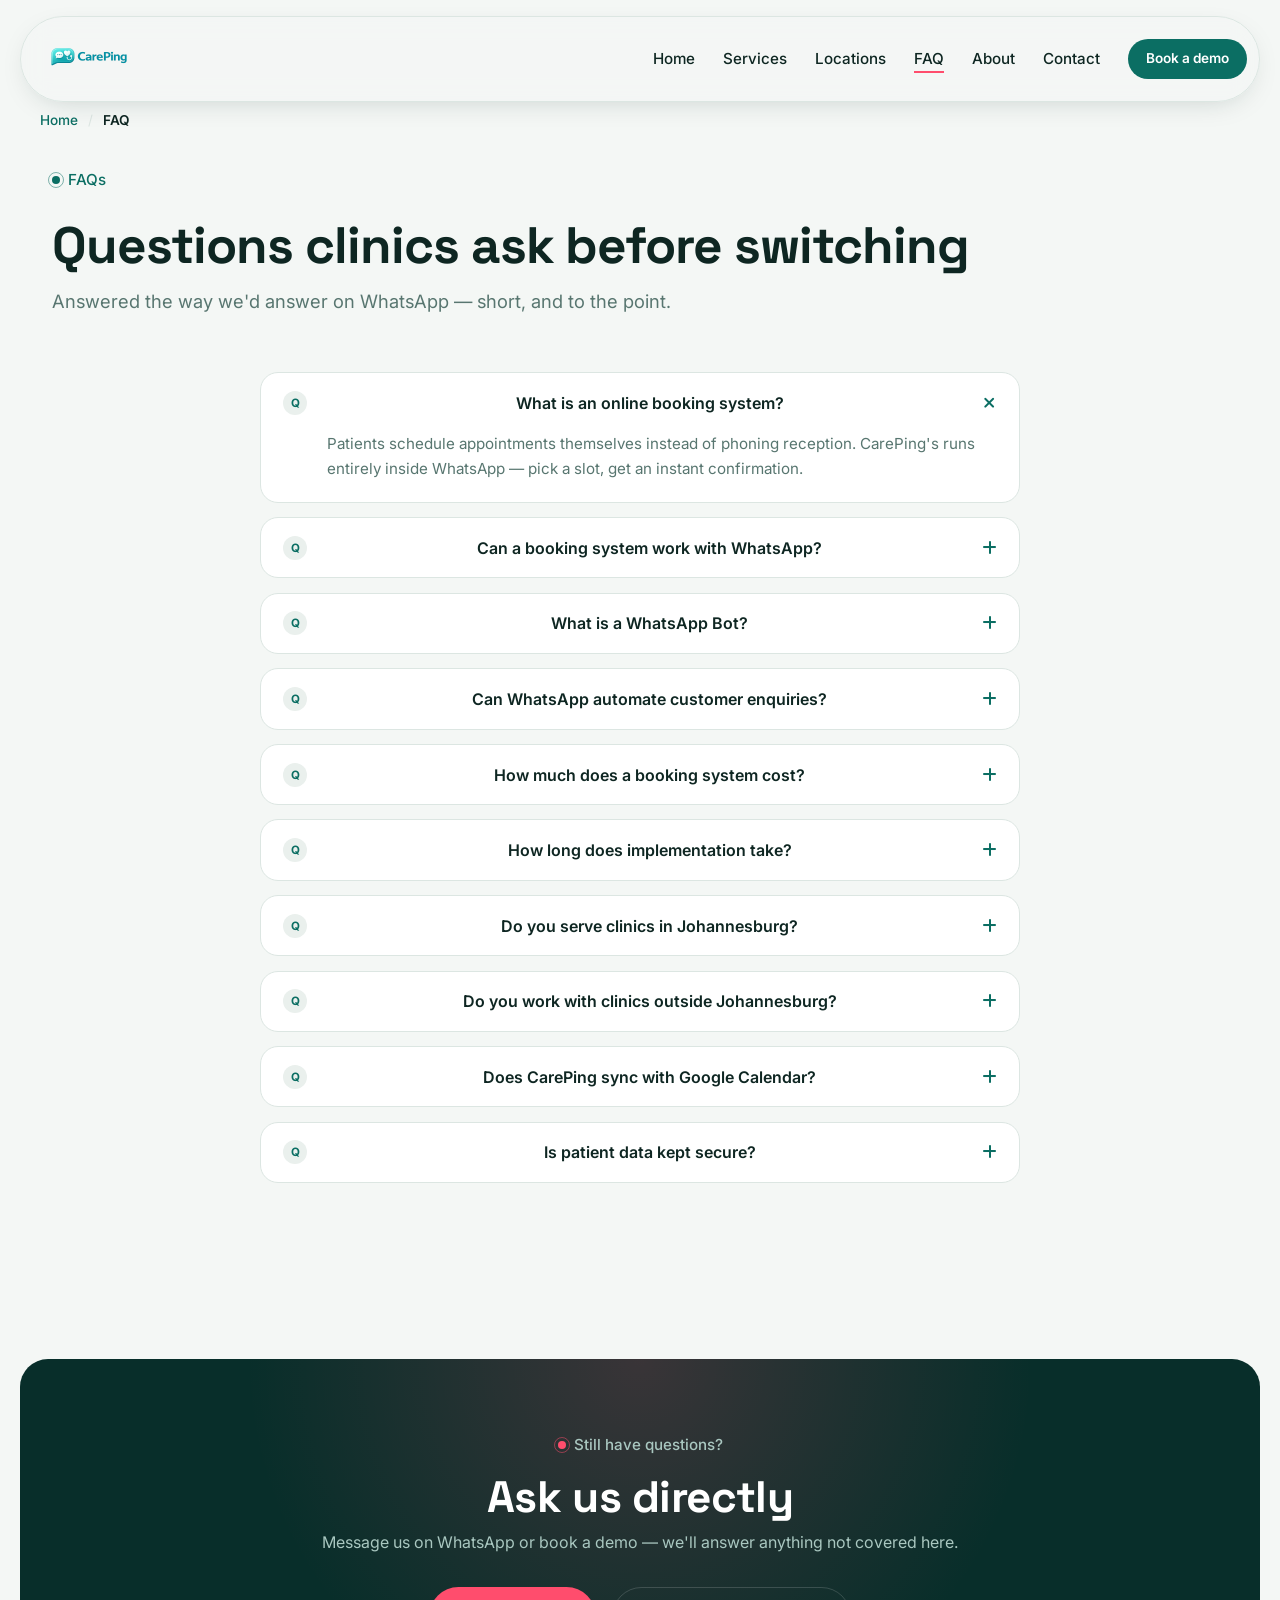
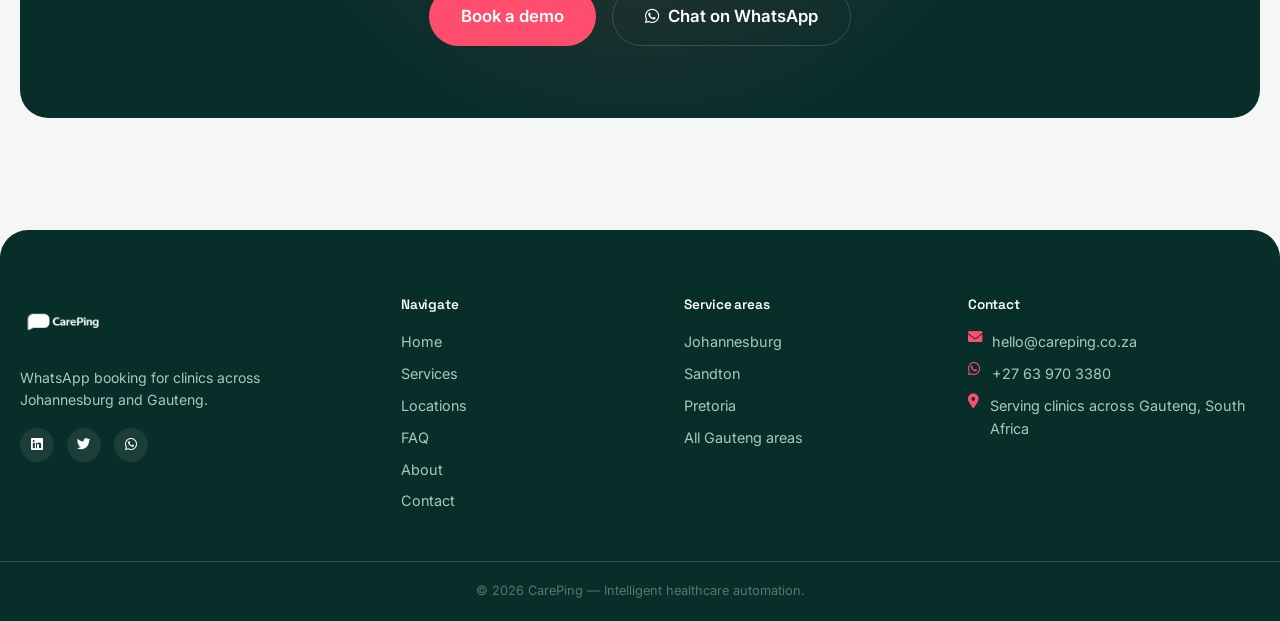
<file: faq.html>
<!DOCTYPE html>

<html lang="en-ZA">

<head>
  <meta charset="utf-8" />
  <meta content="width=device-width, initial-scale=1.0, viewport-fit=cover" name="viewport" />
  <title>WhatsApp Booking System FAQs for Clinics | CarePing</title>
  <meta
    content="Find answers about CarePing's WhatsApp booking system for clinics, including setup, Google Calendar sync, automated reminders, pricing and service coverage."
    name="description" />
  <meta content="index, follow, max-image-preview:large, max-snippet:-1, max-video-preview:-1" name="robots" />
  <meta content="CarePing" name="author" />
  <link href="https://www.careping.co.za/faq.html" rel="canonical" />
  <meta content="website" property="og:type" />
  <meta content="CarePing" property="og:site_name" />
  <meta content="WhatsApp Booking System FAQs for Clinics | CarePing" property="og:title" />
  <meta
    content="Find answers about CarePing's WhatsApp booking system for clinics, including setup, Google Calendar sync, automated reminders, pricing and service coverage."
    property="og:description" />
  <meta content="https://www.careping.co.za/CarePing-OG.jpg" property="og:image" />
  <meta content="1200" property="og:image:width" />
  <meta content="630" property="og:image:height" />
  <meta content="image/jpeg" property="og:image:type" />
  <meta content="CarePing WhatsApp booking system for clinics" property="og:image:alt" />
  <meta content="https://www.careping.co.za/faq.html" property="og:url" />
  <meta content="summary_large_image" name="twitter:card" />
  <meta content="WhatsApp Booking System FAQs for Clinics | CarePing" name="twitter:title" />
  <meta
    content="Find answers about CarePing's WhatsApp booking system for clinics, including setup, Google Calendar sync, automated reminders, pricing and service coverage."
    name="twitter:description" />
  <meta content="https://www.careping.co.za/CarePing-OG.jpg" name="twitter:image" />
  <meta content="CarePing WhatsApp booking system for clinics" name="twitter:image:alt" />
  <link href="CarePingFavicon.png" rel="icon" type="image/png" />
  <link href="CarePingFavicon.png" rel="shortcut icon" type="image/png" />
  <link href="CarePingFavicon.png" rel="apple-touch-icon" />
  <link href="https://fonts.googleapis.com" rel="preconnect" />
  <link crossorigin="" href="https://fonts.gstatic.com" rel="preconnect" />
  <link href="https://cdnjs.cloudflare.com" rel="preconnect" />
  <link
    href="https://fonts.googleapis.com/css2?family=Inter:opsz,wght@14..32,300;14..32,400;14..32,500;14..32,600;14..32,700;14..32,800&amp;display=swap"
    rel="stylesheet" />
  <link href="https://cdnjs.cloudflare.com/ajax/libs/font-awesome/6.0.0-beta3/css/all.min.css" rel="stylesheet" />
  <link href="style.css" rel="stylesheet" />
  <script type="application/ld+json">
{
  "@context": "https://schema.org",
  "@graph": [
    {
      "@type": "Organization",
      "@id": "https://www.careping.co.za/#organization",
      "name": "CarePing",
      "url": "https://www.careping.co.za/",
      "logo": {
        "@type": "ImageObject",
        "url": "https://www.careping.co.za/CarePingLogoTwo.png"
      },
      "image": "https://www.careping.co.za/CarePing-OG.jpg",
      "description": "CarePing provides WhatsApp-based appointment booking and clinic automation for healthcare practices in South Africa.",
      "email": "hello@careping.co.za",
      "telephone": "+27639703380",
      "areaServed": [
        {
          "@type": "City",
          "name": "Johannesburg"
        },
        {
          "@type": "City",
          "name": "Sandton"
        },
        {
          "@type": "City",
          "name": "Midrand"
        },
        {
          "@type": "City",
          "name": "Randburg"
        },
        {
          "@type": "City",
          "name": "Pretoria"
        },
        {
          "@type": "AdministrativeArea",
          "name": "Gauteng"
        },
        {
          "@type": "Country",
          "name": "South Africa"
        }
      ],
      "contactPoint": {
        "@type": "ContactPoint",
        "contactType": "sales",
        "telephone": "+27639703380",
        "email": "hello@careping.co.za",
        "availableLanguage": "English"
      }
    },
    {
      "@type": "WebSite",
      "@id": "https://www.careping.co.za/#website",
      "url": "https://www.careping.co.za/",
      "name": "CarePing",
      "publisher": {
        "@id": "https://www.careping.co.za/#organization"
      }
    },
    {
      "@type": "FAQPage",
      "@id": "https://www.careping.co.za/faq.html#webpage",
      "url": "https://www.careping.co.za/faq.html",
      "name": "WhatsApp Booking System FAQs for Clinics | CarePing",
      "isPartOf": {
        "@id": "https://www.careping.co.za/#website"
      },
      "about": {
        "@id": "https://www.careping.co.za/#organization"
      },
      "primaryImageOfPage": {
        "@type": "ImageObject",
        "url": "https://www.careping.co.za/CarePing-OG.jpg"
      },
      "description": "Find answers about CarePing's WhatsApp booking system for clinics, including setup, Google Calendar sync, automated reminders, pricing and service coverage."
    },
    {
      "@type": "BreadcrumbList",
      "@id": "https://www.careping.co.za/faq.html#breadcrumb",
      "itemListElement": [
        {
          "@type": "ListItem",
          "position": 1,
          "name": "Home",
          "item": "https://www.careping.co.za/"
        },
        {
          "@type": "ListItem",
          "position": 2,
          "name": "Faq",
          "item": "https://www.careping.co.za/faq.html"
        }
      ]
    },
    {
      "@type": "FAQPage",
      "@id": "https://www.careping.co.za/faq.html#faq",
      "mainEntity": [
        {
          "@type": "Question",
          "name": "Navigate",
          "acceptedAnswer": {
            "@type": "Answer",
            "text": "hello@careping.co.za"
          }
        },
        {
          "@type": "Question",
          "name": "Service areas",
          "acceptedAnswer": {
            "@type": "Answer",
            "text": "hello@careping.co.za"
          }
        },
        {
          "@type": "Question",
          "name": "Contact",
          "acceptedAnswer": {
            "@type": "Answer",
            "text": "hello@careping.co.za"
          }
        }
      ]
    }
  ]
}
  </script>
</head>

<body>
  <header class="site-header">
    <div class="container header-container">
      <div class="logo-area">
        <a href="index.html"><img alt="CarePing — WhatsApp booking system for clinics" decoding="async" height="1024"
            src="CarePingLogoTwo.png" width="1536" /></a>
      </div>
      <nav class="main-nav" id="mainNav">
        <ul class="nav-list">
          <li><a class="nav-link" href="index.html">Home</a></li>
          <li><a class="nav-link" href="services.html">Services</a></li>
          <li><a class="nav-link" href="locations.html">Locations</a></li>
          <li><a class="nav-link current" href="faq.html">FAQ</a></li>
          <li><a class="nav-link" href="about.html">About</a></li>
          <li><a class="nav-link" href="contact.html">Contact</a></li>
        </ul>
        <div class="header-cta">
          <a class="btn btn-primary btn-sm" href="contact.html">Book a demo</a>
        </div>
      </nav>
      <button aria-label="Menu" class="mobile-menu-toggle" id="mobileToggle"><i class="fas fa-bars"></i></button>
    </div>
  </header>
  <div class="breadcrumb-bar">
    <div class="chat-header-bar"><a href="index.html">Home</a><span class="sep">/</span><span class="current">FAQ</span>
    </div>
  </div>
  <main>
    <section class="page-hero">
      <div class="container">
        <span class="kicker"><span class="ping-dot"></span>FAQs</span>
        <h1>Questions clinics ask before switching</h1>
        <p class="lead">Answered the way we'd answer on WhatsApp — short, and to the point.</p>
      </div>
    </section>
    <section class="band" style="padding-top:0;">
      <div class="container">
        <div class="faq-list">
          <div class="faq-item open">
            <button aria-expanded="true" class="faq-question">What is an online booking system?<i
                class="fas fa-plus"></i></button>
            <div class="faq-answer">
              <div class="faq-answer-inner">Patients schedule appointments themselves instead of phoning reception.
                CarePing's runs entirely inside WhatsApp — pick a slot, get an instant confirmation.</div>
            </div>
          </div>
          <div class="faq-item">
            <button aria-expanded="false" class="faq-question">Can a booking system work with WhatsApp?<i
                class="fas fa-plus"></i></button>
            <div class="faq-answer">
              <div class="faq-answer-inner">Yes — that's exactly how CarePing works. No separate app or web portal; the
                whole system runs on your existing WhatsApp Business number.</div>
            </div>
          </div>
          <div class="faq-item">
            <button aria-expanded="false" class="faq-question">What is a WhatsApp Bot?<i
                class="fas fa-plus"></i></button>
            <div class="faq-answer">
              <div class="faq-answer-inner">An automated assistant that replies on WhatsApp without a person typing each
                message. Ours is built specifically for clinics — booking, questions, reminders.</div>
            </div>
          </div>
          <div class="faq-item">
            <button aria-expanded="false" class="faq-question">Can WhatsApp automate customer enquiries?<i
                class="fas fa-plus"></i></button>
            <div class="faq-answer">
              <div class="faq-answer-inner">Yes. Availability, booking, rescheduling and cancellations all run
                automatically — reception steps in only for exceptions.</div>
            </div>
          </div>
          <div class="faq-item">
            <button aria-expanded="false" class="faq-question">How much does a booking system cost?<i
                class="fas fa-plus"></i></button>
            <div class="faq-answer">
              <div class="faq-answer-inner">It depends on clinic size and appointment volume, with no setup fees. Book a
                demo and we'll walk you through pricing for your practice.</div>
            </div>
          </div>
          <div class="faq-item">
            <button aria-expanded="false" class="faq-question">How long does implementation take?<i
                class="fas fa-plus"></i></button>
            <div class="faq-answer">
              <div class="faq-answer-inner">Most clinics are live within a few days of connecting WhatsApp and Google
                Calendar — no retraining required.</div>
            </div>
          </div>
          <div class="faq-item">
            <button aria-expanded="false" class="faq-question">Do you serve clinics in Johannesburg?<i
                class="fas fa-plus"></i></button>
            <div class="faq-answer">
              <div class="faq-answer-inner">Yes — Johannesburg is one of our largest concentrations, along with Sandton,
                Randburg, Midrand and the rest of Gauteng. See our <a href="locations.html">full service area</a>.</div>
            </div>
          </div>
          <div class="faq-item">
            <button aria-expanded="false" class="faq-question">Do you work with clinics outside Johannesburg?<i
                class="fas fa-plus"></i></button>
            <div class="faq-answer">
              <div class="faq-answer-inner">Yes. We serve clinics across Gauteng — Pretoria, Centurion, the East Rand —
                and support practices elsewhere in South Africa on request.</div>
            </div>
          </div>
          <div class="faq-item">
            <button aria-expanded="false" class="faq-question">Does CarePing sync with Google Calendar?<i
                class="fas fa-plus"></i></button>
            <div class="faq-answer">
              <div class="faq-answer-inner">Yes — every WhatsApp booking syncs two-way with Google Calendar
                automatically, so your calendar stays accurate without manual updates.</div>
            </div>
          </div>
          <div class="faq-item">
            <button aria-expanded="false" class="faq-question">Is patient data kept secure?<i
                class="fas fa-plus"></i></button>
            <div class="faq-answer">
              <div class="faq-answer-inner">Booking data is stored in a secure database and used only to manage
                appointments — never sold or shared.</div>
            </div>
          </div>
        </div>
      </div>
    </section>
    <section class="band">
      <div class="container cta-band">
        <span class="kicker on-deep" style="justify-content:center;"><span class="ping-dot"></span>Still have
          questions?</span>
        <h2>Ask us directly</h2>
        <p>Message us on WhatsApp or book a demo — we'll answer anything not covered here.</p>
        <div class="cta-group">
          <a class="btn btn-ping btn-large" href="contact.html">Book a demo</a>
          <a class="btn btn-outline on-deep btn-large whatsapp-trigger" href="#"><i class="fab fa-whatsapp"></i> Chat on
            WhatsApp</a>
        </div>
      </div>
    </section>
  </main>
  <footer class="site-footer">
    <div class="container footer-grid">
      <div class="footer-brand">
        <img alt="CarePing" decoding="async" height="1024" loading="lazy" src="CarePingLogoTwo.png" width="1536" />
        <p>WhatsApp booking for clinics across Johannesburg and Gauteng.</p>
        <div class="social-icons"><i class="fab fa-linkedin"></i><i class="fab fa-twitter"></i><i
            class="fab fa-whatsapp"></i></div>
      </div>
      <div class="footer-links">
        <h4>Navigate</h4>
        <a href="index.html">Home</a><a href="services.html">Services</a><a href="locations.html">Locations</a>
        <a href="faq.html">FAQ</a><a href="about.html">About</a><a href="contact.html">Contact</a>
      </div>
      <div class="footer-links">
        <h4>Service areas</h4>
        <a href="locations.html#johannesburg">Johannesburg</a><a href="locations.html#sandton">Sandton</a>
        <a href="locations.html#pretoria">Pretoria</a><a href="locations.html">All Gauteng areas</a>
      </div>
      <div class="footer-contact">
        <h4>Contact</h4>
        <p><i class="fas fa-envelope"></i>hello@careping.co.za</p>
        <p><i class="fab fa-whatsapp"></i>+27 63 970 3380</p>
        <p><i class="fas fa-map-marker-alt"></i>Serving clinics across Gauteng, South Africa</p>
      </div>
    </div>
    <div class="footer-bottom">
      <p>© 2026 CarePing — Intelligent healthcare automation.</p>
    </div>
  </footer>
  <div class="mobile-cta-bar">
    <a class="btn btn-primary" href="contact.html">Book a demo</a>
    <a class="btn btn-whatsapp whatsapp-trigger" href="#"><i class="fab fa-whatsapp"></i></a>
  </div>
  <script src="script.js"></script>
</body>

</html>
</file>
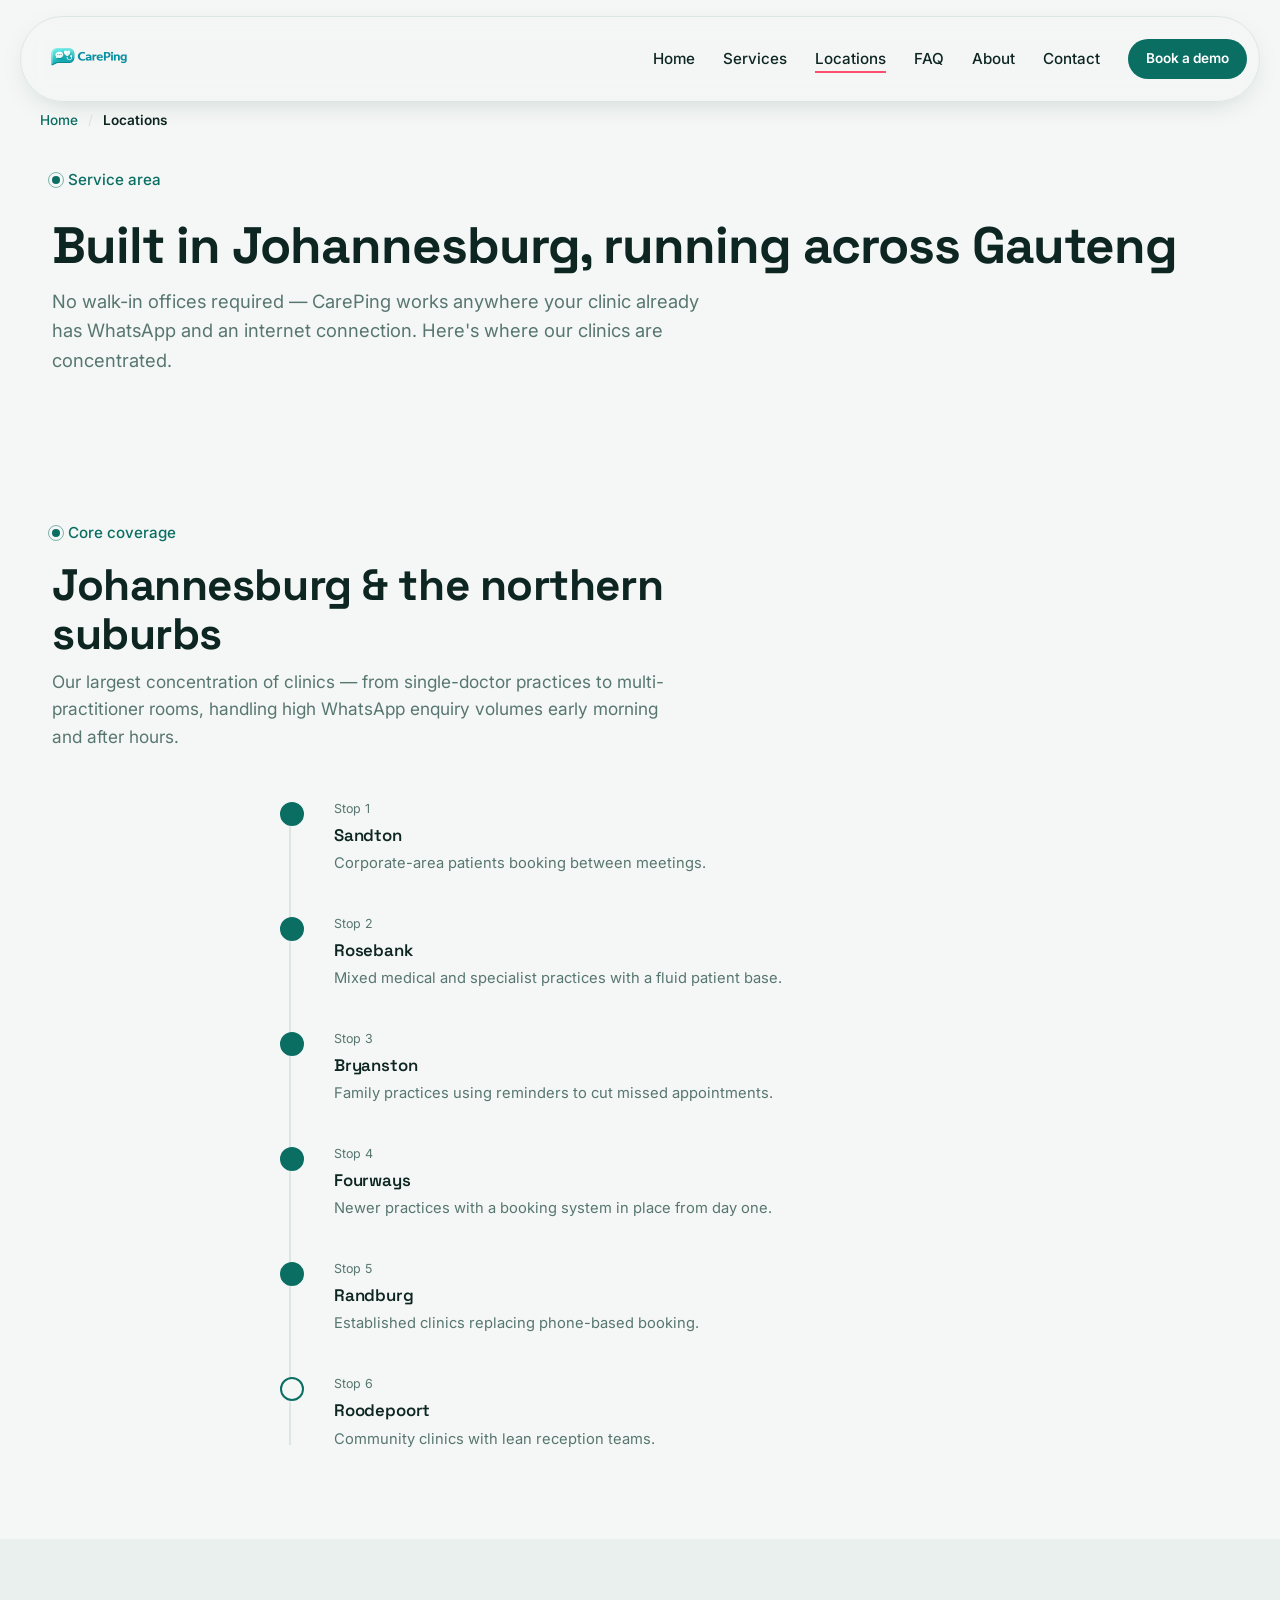
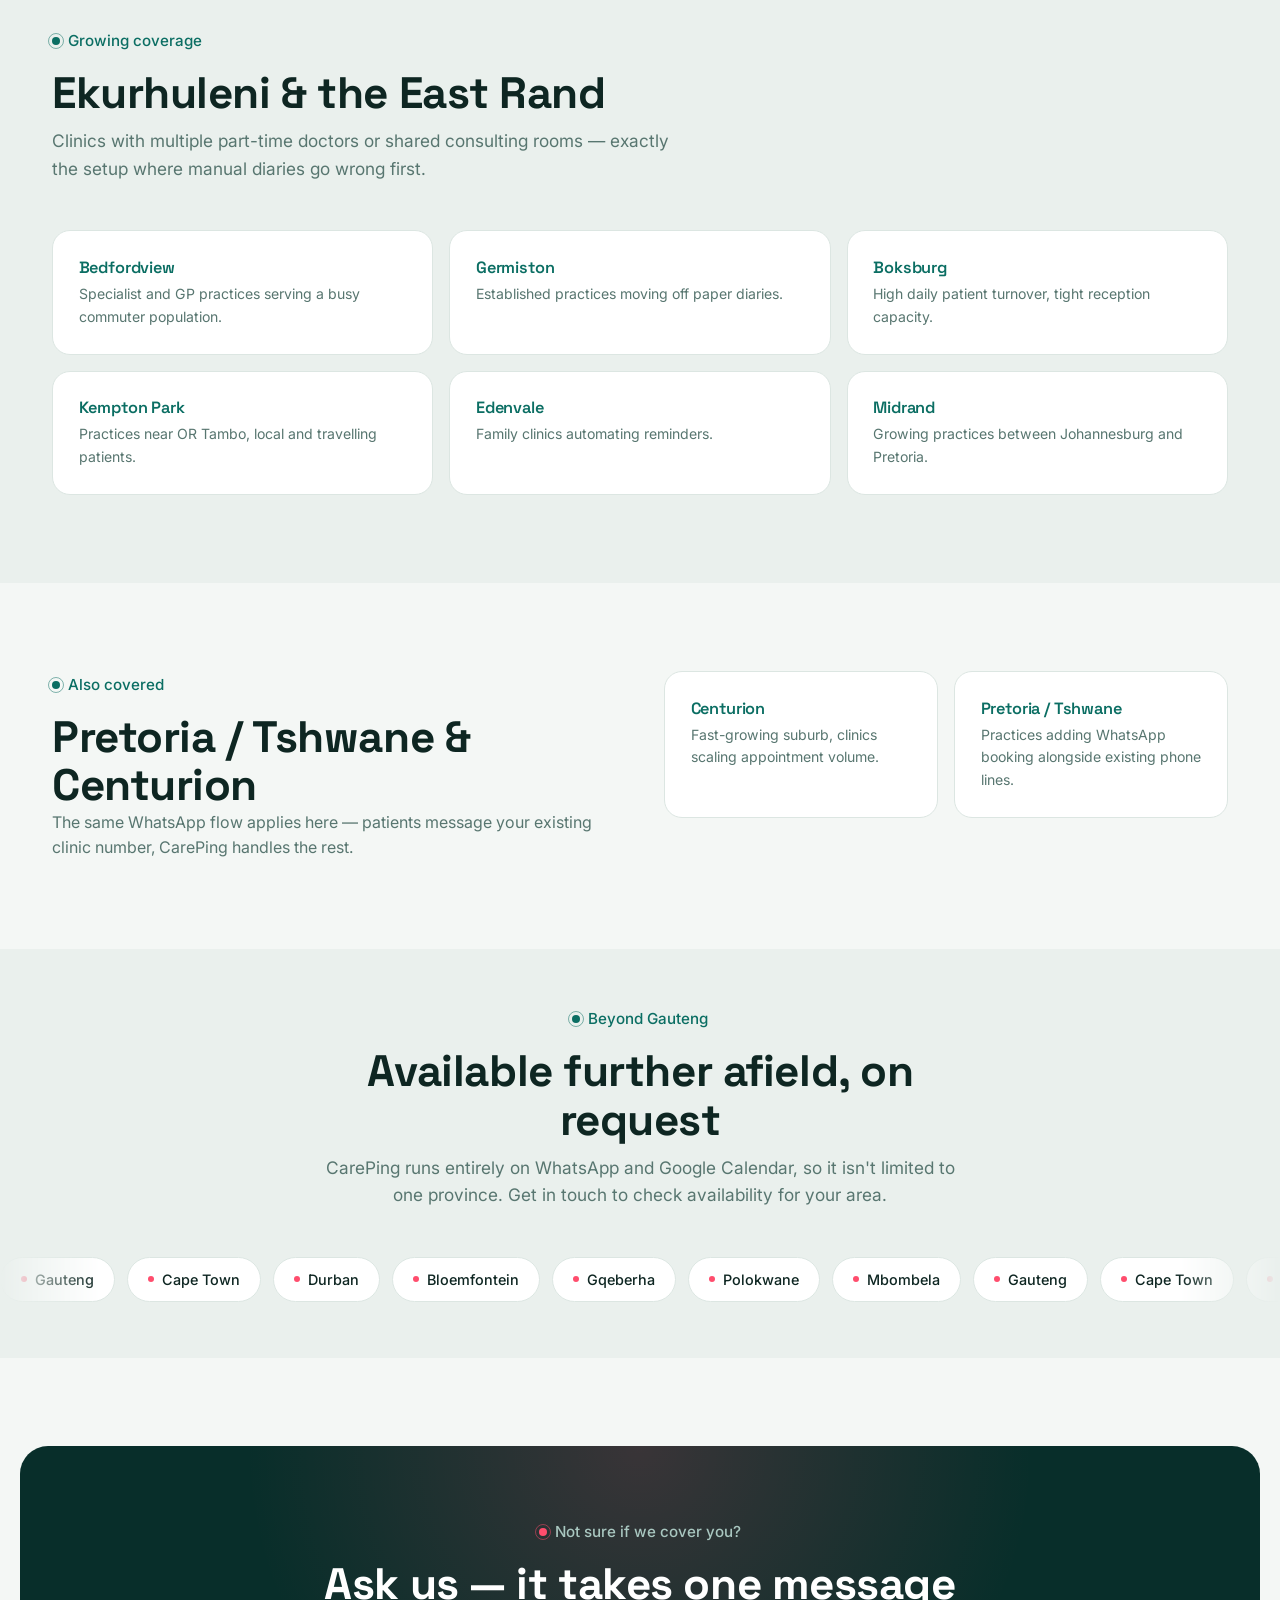
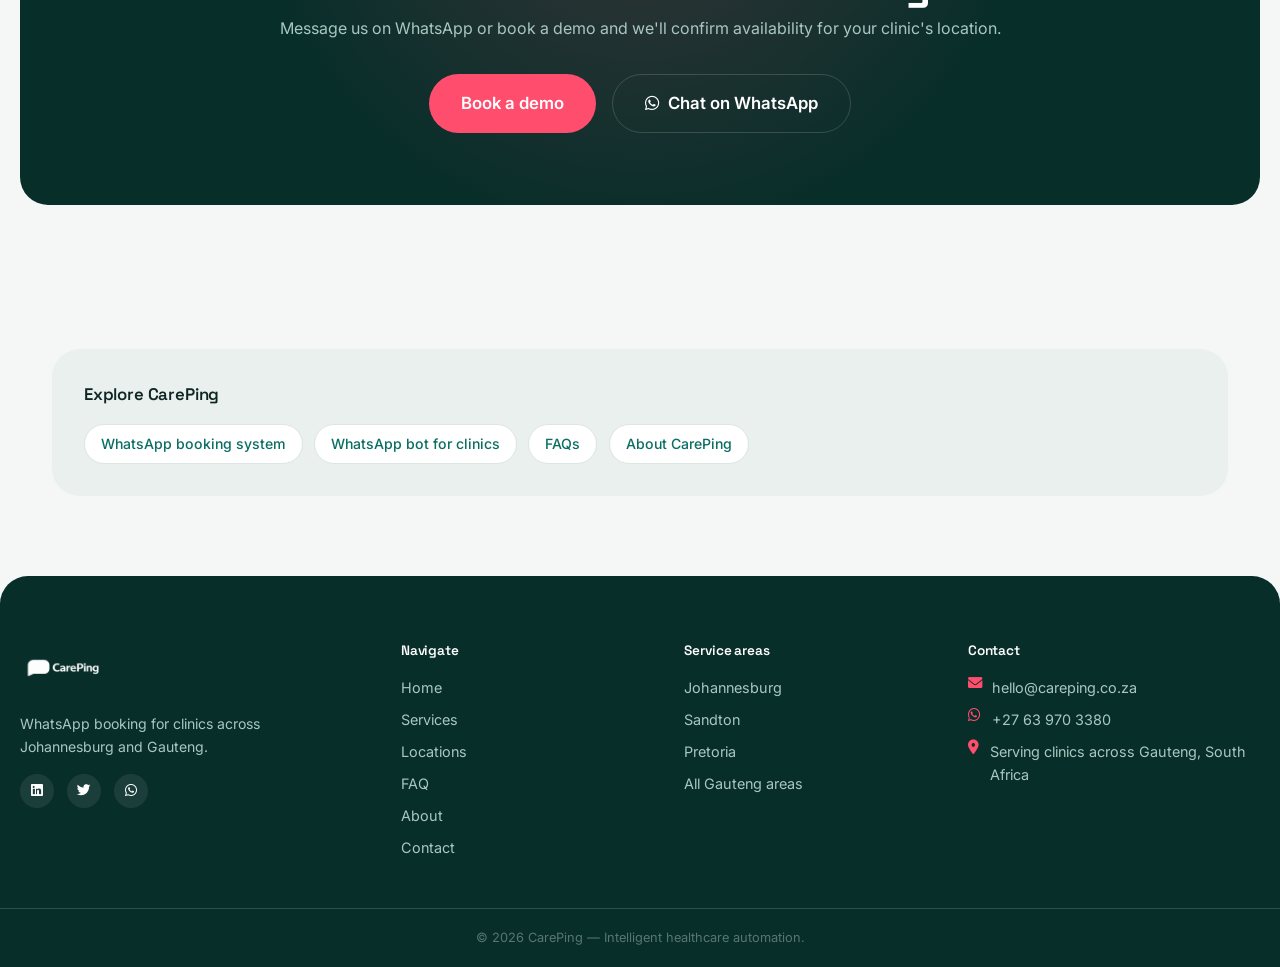
<file: locations.html>
<!DOCTYPE html>

<html lang="en-ZA">

<head>
  <meta charset="utf-8" />
  <meta content="width=device-width, initial-scale=1.0, viewport-fit=cover" name="viewport" />
  <title>WhatsApp Booking System in Johannesburg &amp; Gauteng | CarePing</title>
  <meta
    content="CarePing provides WhatsApp appointment booking and clinic automation for practices in Johannesburg, Sandton, Midrand, Pretoria, Ekurhuleni and across Gauteng, with service available across South Africa."
    name="description" />
  <meta content="index, follow, max-image-preview:large, max-snippet:-1, max-video-preview:-1" name="robots" />
  <meta content="CarePing" name="author" />
  <link href="https://www.careping.co.za/locations.html" rel="canonical" />
  <meta content="website" property="og:type" />
  <meta content="CarePing" property="og:site_name" />
  <meta content="WhatsApp Booking System in Johannesburg &amp; Gauteng | CarePing" property="og:title" />
  <meta
    content="CarePing provides WhatsApp appointment booking and clinic automation for practices in Johannesburg, Sandton, Midrand, Pretoria, Ekurhuleni and across Gauteng, with service available across South Africa."
    property="og:description" />
  <meta content="https://www.careping.co.za/CarePing-OG.jpg" property="og:image" />
  <meta content="1200" property="og:image:width" />
  <meta content="630" property="og:image:height" />
  <meta content="image/jpeg" property="og:image:type" />
  <meta content="CarePing WhatsApp booking system for clinics" property="og:image:alt" />
  <meta content="https://www.careping.co.za/locations.html" property="og:url" />
  <meta content="summary_large_image" name="twitter:card" />
  <meta content="WhatsApp Booking System in Johannesburg &amp; Gauteng | CarePing" name="twitter:title" />
  <meta
    content="CarePing provides WhatsApp appointment booking and clinic automation for practices in Johannesburg, Sandton, Midrand, Pretoria, Ekurhuleni and across Gauteng, with service available across South Africa."
    name="twitter:description" />
  <meta content="https://www.careping.co.za/CarePing-OG.jpg" name="twitter:image" />
  <meta content="CarePing WhatsApp booking system for clinics" name="twitter:image:alt" />
  <link href="CarePingFavicon.png" rel="icon" type="image/png" />
  <link href="CarePingFavicon.png" rel="shortcut icon" type="image/png" />
  <link href="CarePingFavicon.png" rel="apple-touch-icon" />
  <link href="https://fonts.googleapis.com" rel="preconnect" />
  <link crossorigin="" href="https://fonts.gstatic.com" rel="preconnect" />
  <link href="https://cdnjs.cloudflare.com" rel="preconnect" />
  <link
    href="https://fonts.googleapis.com/css2?family=Inter:opsz,wght@14..32,300;14..32,400;14..32,500;14..32,600;14..32,700;14..32,800&amp;display=swap"
    rel="stylesheet" />
  <link href="https://cdnjs.cloudflare.com/ajax/libs/font-awesome/6.0.0-beta3/css/all.min.css" rel="stylesheet" />
  <link href="style.css" rel="stylesheet" />
  <script type="application/ld+json">
{
  "@context": "https://schema.org",
  "@graph": [
    {
      "@type": "Organization",
      "@id": "https://www.careping.co.za/#organization",
      "name": "CarePing",
      "url": "https://www.careping.co.za/",
      "logo": {
        "@type": "ImageObject",
        "url": "https://www.careping.co.za/CarePingLogoTwo.png"
      },
      "image": "https://www.careping.co.za/CarePing-OG.jpg",
      "description": "CarePing provides WhatsApp-based appointment booking and clinic automation for healthcare practices in South Africa.",
      "email": "hello@careping.co.za",
      "telephone": "+27639703380",
      "areaServed": [
        {
          "@type": "City",
          "name": "Johannesburg"
        },
        {
          "@type": "City",
          "name": "Sandton"
        },
        {
          "@type": "City",
          "name": "Midrand"
        },
        {
          "@type": "City",
          "name": "Randburg"
        },
        {
          "@type": "City",
          "name": "Pretoria"
        },
        {
          "@type": "AdministrativeArea",
          "name": "Gauteng"
        },
        {
          "@type": "Country",
          "name": "South Africa"
        }
      ],
      "contactPoint": {
        "@type": "ContactPoint",
        "contactType": "sales",
        "telephone": "+27639703380",
        "email": "hello@careping.co.za",
        "availableLanguage": "English"
      }
    },
    {
      "@type": "WebSite",
      "@id": "https://www.careping.co.za/#website",
      "url": "https://www.careping.co.za/",
      "name": "CarePing",
      "publisher": {
        "@id": "https://www.careping.co.za/#organization"
      }
    },
    {
      "@type": "CollectionPage",
      "@id": "https://www.careping.co.za/locations.html#webpage",
      "url": "https://www.careping.co.za/locations.html",
      "name": "WhatsApp Booking System in Johannesburg & Gauteng | CarePing",
      "isPartOf": {
        "@id": "https://www.careping.co.za/#website"
      },
      "about": {
        "@id": "https://www.careping.co.za/#organization"
      },
      "primaryImageOfPage": {
        "@type": "ImageObject",
        "url": "https://www.careping.co.za/CarePing-OG.jpg"
      },
      "description": "CarePing provides WhatsApp appointment booking and clinic automation for practices in Johannesburg, Sandton, Midrand, Pretoria, Ekurhuleni and across Gauteng, with service available across South Africa."
    },
    {
      "@type": "BreadcrumbList",
      "@id": "https://www.careping.co.za/locations.html#breadcrumb",
      "itemListElement": [
        {
          "@type": "ListItem",
          "position": 1,
          "name": "Home",
          "item": "https://www.careping.co.za/"
        },
        {
          "@type": "ListItem",
          "position": 2,
          "name": "Locations",
          "item": "https://www.careping.co.za/locations.html"
        }
      ]
    }
  ]
}
  </script>
</head>

<body>
  <header class="site-header">
    <div class="container header-container">
      <div class="logo-area">
        <a href="index.html"><img alt="CarePing — WhatsApp booking system for clinics" decoding="async" height="1024"
            src="CarePingLogoTwo.png" width="1536" /></a>
      </div>
      <nav class="main-nav" id="mainNav">
        <ul class="nav-list">
          <li><a class="nav-link" href="index.html">Home</a></li>
          <li><a class="nav-link" href="services.html">Services</a></li>
          <li><a class="nav-link current" href="locations.html">Locations</a></li>
          <li><a class="nav-link" href="faq.html">FAQ</a></li>
          <li><a class="nav-link" href="about.html">About</a></li>
          <li><a class="nav-link" href="contact.html">Contact</a></li>
        </ul>
        <div class="header-cta">
          <a class="btn btn-primary btn-sm" href="contact.html">Book a demo</a>
        </div>
      </nav>
      <button aria-label="Menu" class="mobile-menu-toggle" id="mobileToggle"><i class="fas fa-bars"></i></button>
    </div>
  </header>
  <div class="breadcrumb-bar">
    <div class="chat-header-bar"><a href="index.html">Home</a><span class="sep">/</span><span
        class="current">Locations</span></div>
  </div>
  <main>
    <section class="page-hero">
      <div class="container">
        <span class="kicker"><span class="ping-dot"></span>Service area</span>
        <h1>Built in Johannesburg, running across Gauteng</h1>
        <p class="lead">No walk-in offices required — CarePing works anywhere your clinic already has WhatsApp and an
          internet connection. Here's where our clinics are concentrated.</p>
      </div>
    </section>
    <!-- JOHANNESBURG — route rail -->
    <section class="band" id="johannesburg">
      <div class="container">
        <div class="section-head">
          <span class="kicker"><span class="ping-dot"></span>Core coverage</span>
          <h2>Johannesburg &amp; the northern suburbs</h2>
          <p>Our largest concentration of clinics — from single-doctor practices to multi-practitioner rooms, handling
            high WhatsApp enquiry volumes early morning and after hours.</p>
        </div>
        <div class="thread" id="sandton">
          <div class="thread-step done">
            <div class="time">Stop 1</div>
            <h4>Sandton</h4>
            <p>Corporate-area patients booking between meetings.</p>
          </div>
          <div class="thread-step done">
            <div class="time">Stop 2</div>
            <h4>Rosebank</h4>
            <p>Mixed medical and specialist practices with a fluid patient base.</p>
          </div>
          <div class="thread-step done">
            <div class="time">Stop 3</div>
            <h4>Bryanston</h4>
            <p>Family practices using reminders to cut missed appointments.</p>
          </div>
          <div class="thread-step done">
            <div class="time">Stop 4</div>
            <h4>Fourways</h4>
            <p>Newer practices with a booking system in place from day one.</p>
          </div>
          <div class="thread-step done">
            <div class="time">Stop 5</div>
            <h4>Randburg</h4>
            <p>Established clinics replacing phone-based booking.</p>
          </div>
          <div class="thread-step">
            <div class="time">Stop 6</div>
            <h4>Roodepoort</h4>
            <p>Community clinics with lean reception teams.</p>
          </div>
        </div>
      </div>
    </section>
    <!-- EAST RAND — bento -->
    <section class="band band-dim" id="ekurhuleni">
      <div class="container">
        <div class="section-head">
          <span class="kicker"><span class="ping-dot"></span>Growing coverage</span>
          <h2>Ekurhuleni &amp; the East Rand</h2>
          <p>Clinics with multiple part-time doctors or shared consulting rooms — exactly the setup where manual diaries
            go wrong first.</p>
        </div>
        <div class="location-card-grid">
          <div class="location-card">
            <h3>Bedfordview</h3>
            <p>Specialist and GP practices serving a busy commuter population.</p>
          </div>
          <div class="location-card">
            <h3>Germiston</h3>
            <p>Established practices moving off paper diaries.</p>
          </div>
          <div class="location-card">
            <h3>Boksburg</h3>
            <p>High daily patient turnover, tight reception capacity.</p>
          </div>
          <div class="location-card">
            <h3>Kempton Park</h3>
            <p>Practices near OR Tambo, local and travelling patients.</p>
          </div>
          <div class="location-card">
            <h3>Edenvale</h3>
            <p>Family clinics automating reminders.</p>
          </div>
          <div class="location-card">
            <h3>Midrand</h3>
            <p>Growing practices between Johannesburg and Pretoria.</p>
          </div>
        </div>
      </div>
    </section>
    <!-- PRETORIA -->
    <section class="band" id="pretoria">
      <div class="container two-col">
        <div>
          <span class="kicker"><span class="ping-dot"></span>Also covered</span>
          <h2>Pretoria / Tshwane &amp; Centurion</h2>
          <p>The same WhatsApp flow applies here — patients message your existing clinic number, CarePing handles the
            rest.</p>
        </div>
        <div class="location-card-grid" style="grid-template-columns:1fr 1fr; margin-top:0;">
          <div class="location-card">
            <h3>Centurion</h3>
            <p>Fast-growing suburb, clinics scaling appointment volume.</p>
          </div>
          <div class="location-card">
            <h3>Pretoria / Tshwane</h3>
            <p>Practices adding WhatsApp booking alongside existing phone lines.</p>
          </div>
        </div>
      </div>
    </section>
    <!-- BEYOND GAUTENG — marquee -->
    <section class="band-tight band-dim">
      <div class="container">
        <div class="section-head center">
          <span class="kicker"><span class="ping-dot"></span>Beyond Gauteng</span>
          <h2>Available further afield, on request</h2>
          <p>CarePing runs entirely on WhatsApp and Google Calendar, so it isn't limited to one province. Get in touch
            to check availability for your area.</p>
        </div>
      </div>
      <div class="marquee">
        <div class="marquee-track">
          <span class="area-chip"><span class="ping-dot"></span>Gauteng</span>
          <span class="area-chip"><span class="ping-dot"></span>Cape Town</span>
          <span class="area-chip"><span class="ping-dot"></span>Durban</span>
          <span class="area-chip"><span class="ping-dot"></span>Bloemfontein</span>
          <span class="area-chip"><span class="ping-dot"></span>Gqeberha</span>
          <span class="area-chip"><span class="ping-dot"></span>Polokwane</span>
          <span class="area-chip"><span class="ping-dot"></span>Mbombela</span>
          <span class="area-chip"><span class="ping-dot"></span>Gauteng</span>
          <span class="area-chip"><span class="ping-dot"></span>Cape Town</span>
          <span class="area-chip"><span class="ping-dot"></span>Durban</span>
          <span class="area-chip"><span class="ping-dot"></span>Bloemfontein</span>
          <span class="area-chip"><span class="ping-dot"></span>Gqeberha</span>
        </div>
      </div>
    </section>
    <section class="band">
      <div class="container cta-band">
        <span class="kicker on-deep" style="justify-content:center;"><span class="ping-dot"></span>Not sure if we cover
          you?</span>
        <h2>Ask us — it takes one message</h2>
        <p>Message us on WhatsApp or book a demo and we'll confirm availability for your clinic's location.</p>
        <div class="cta-group">
          <a class="btn btn-ping btn-large" href="contact.html">Book a demo</a>
          <a class="btn btn-outline on-deep btn-large whatsapp-trigger" href="#"><i class="fab fa-whatsapp"></i> Chat on
            WhatsApp</a>
        </div>
      </div>
    </section>
    <section class="band-tight">
      <div class="container">
        <div class="related-links">
          <h4>Explore CarePing</h4>
          <div class="related-links-list">
            <a href="services.html">WhatsApp booking system</a>
            <a href="services.html#whatsapp-bot">WhatsApp bot for clinics</a>
            <a href="faq.html">FAQs</a>
            <a href="about.html">About CarePing</a>
          </div>
        </div>
      </div>
    </section>
  </main>
  <footer class="site-footer">
    <div class="container footer-grid">
      <div class="footer-brand">
        <img alt="CarePing" decoding="async" height="1024" loading="lazy" src="CarePingLogoTwo.png" width="1536" />
        <p>WhatsApp booking for clinics across Johannesburg and Gauteng.</p>
        <div class="social-icons"><i class="fab fa-linkedin"></i><i class="fab fa-twitter"></i><i
            class="fab fa-whatsapp"></i></div>
      </div>
      <div class="footer-links">
        <h4>Navigate</h4>
        <a href="index.html">Home</a><a href="services.html">Services</a><a href="locations.html">Locations</a>
        <a href="faq.html">FAQ</a><a href="about.html">About</a><a href="contact.html">Contact</a>
      </div>
      <div class="footer-links">
        <h4>Service areas</h4>
        <a href="locations.html#johannesburg">Johannesburg</a><a href="locations.html#sandton">Sandton</a>
        <a href="locations.html#pretoria">Pretoria</a><a href="locations.html">All Gauteng areas</a>
      </div>
      <div class="footer-contact">
        <h4>Contact</h4>
        <p><i class="fas fa-envelope"></i>hello@careping.co.za</p>
        <p><i class="fab fa-whatsapp"></i>+27 63 970 3380</p>
        <p><i class="fas fa-map-marker-alt"></i>Serving clinics across Gauteng, South Africa</p>
      </div>
    </div>
    <div class="footer-bottom">
      <p>© 2026 CarePing — Intelligent healthcare automation.</p>
    </div>
  </footer>
  <div class="mobile-cta-bar">
    <a class="btn btn-primary" href="contact.html">Book a demo</a>
    <a class="btn btn-whatsapp whatsapp-trigger" href="#"><i class="fab fa-whatsapp"></i></a>
  </div>
  <script src="script.js"></script>
</body>

</html>
</file>
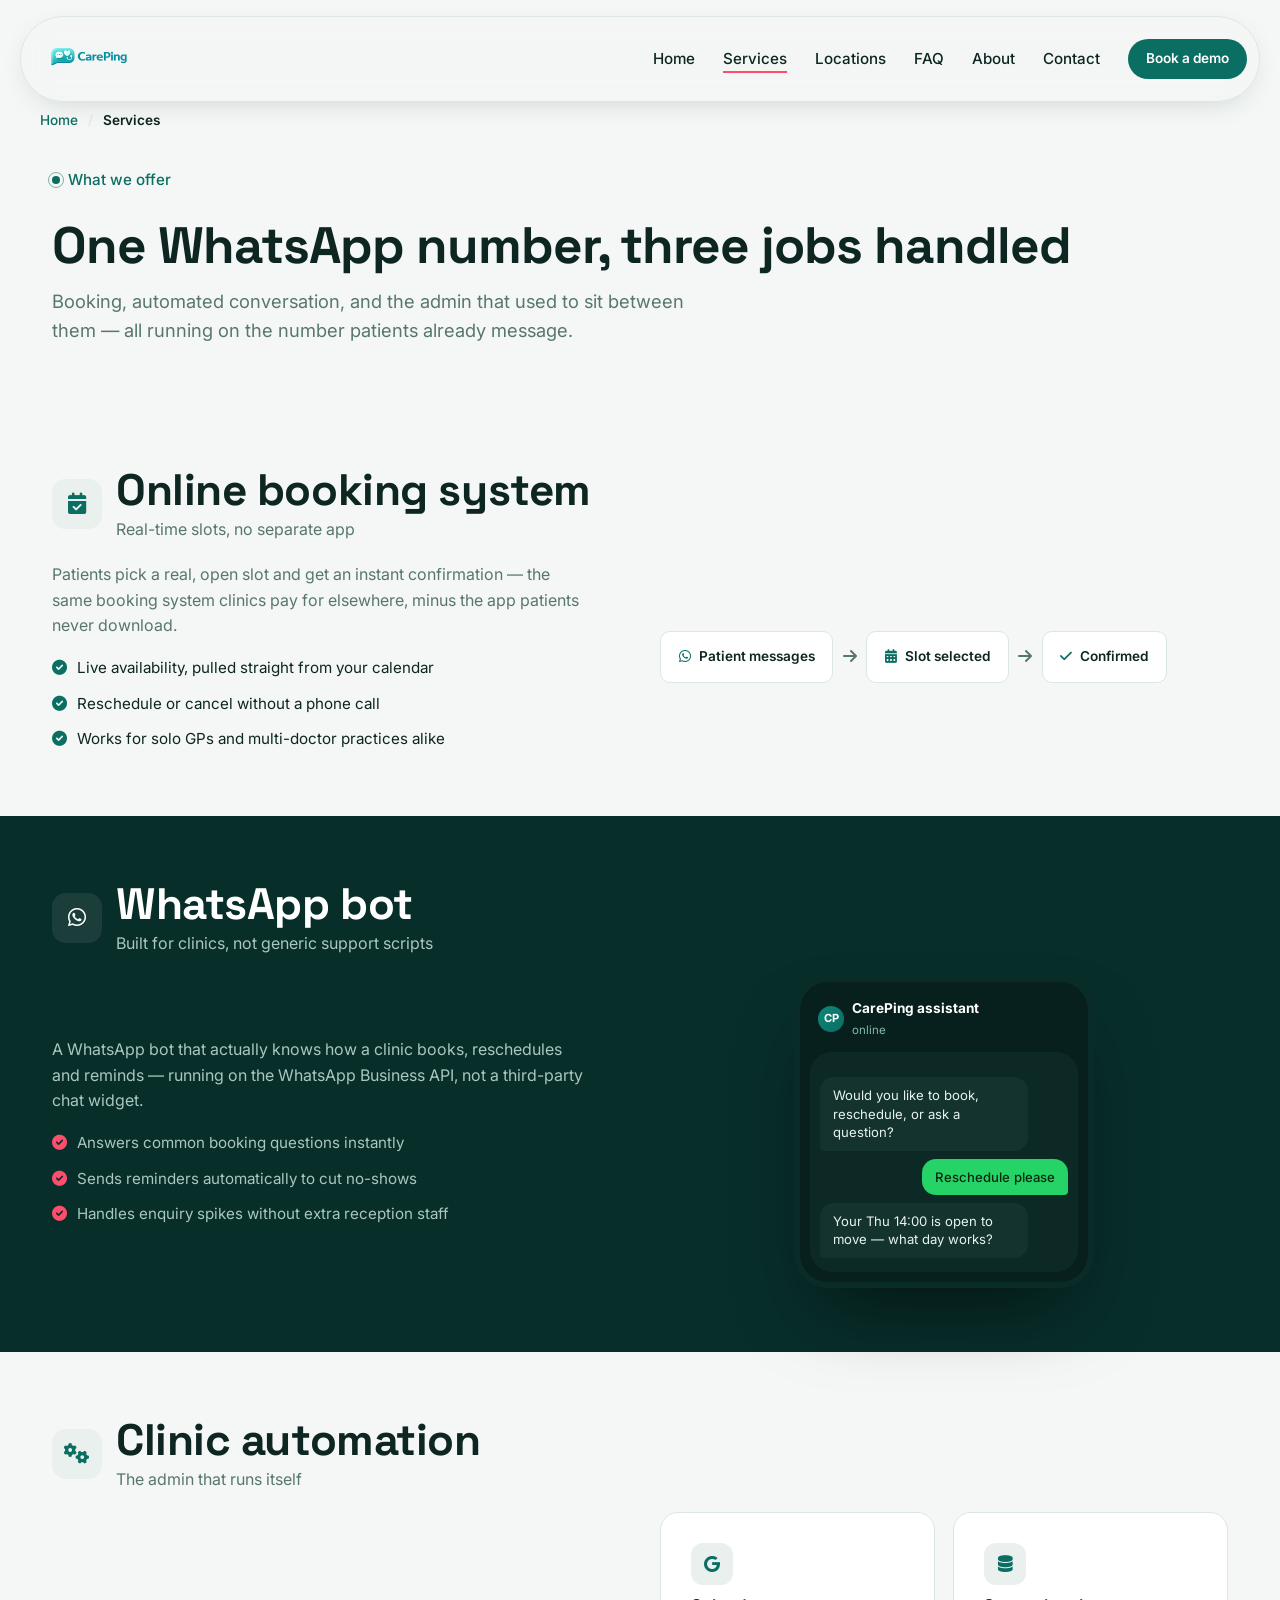
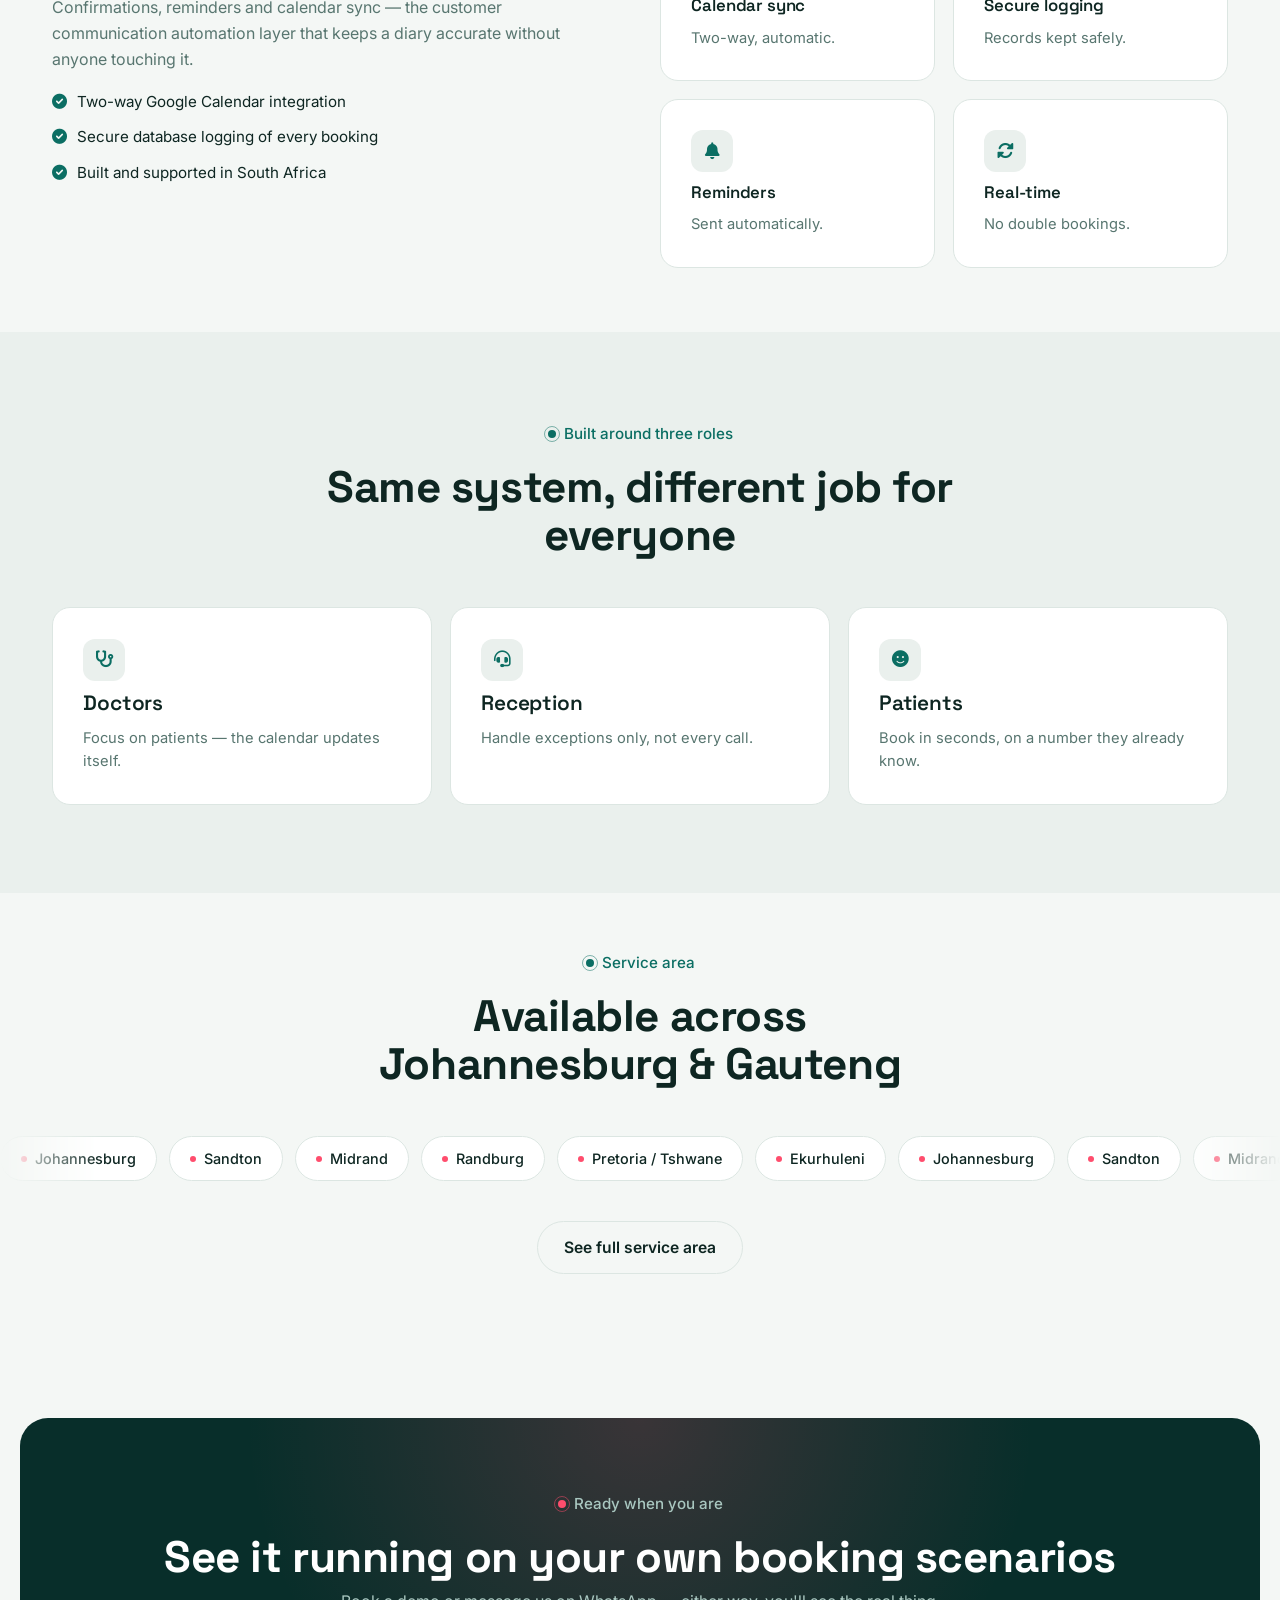
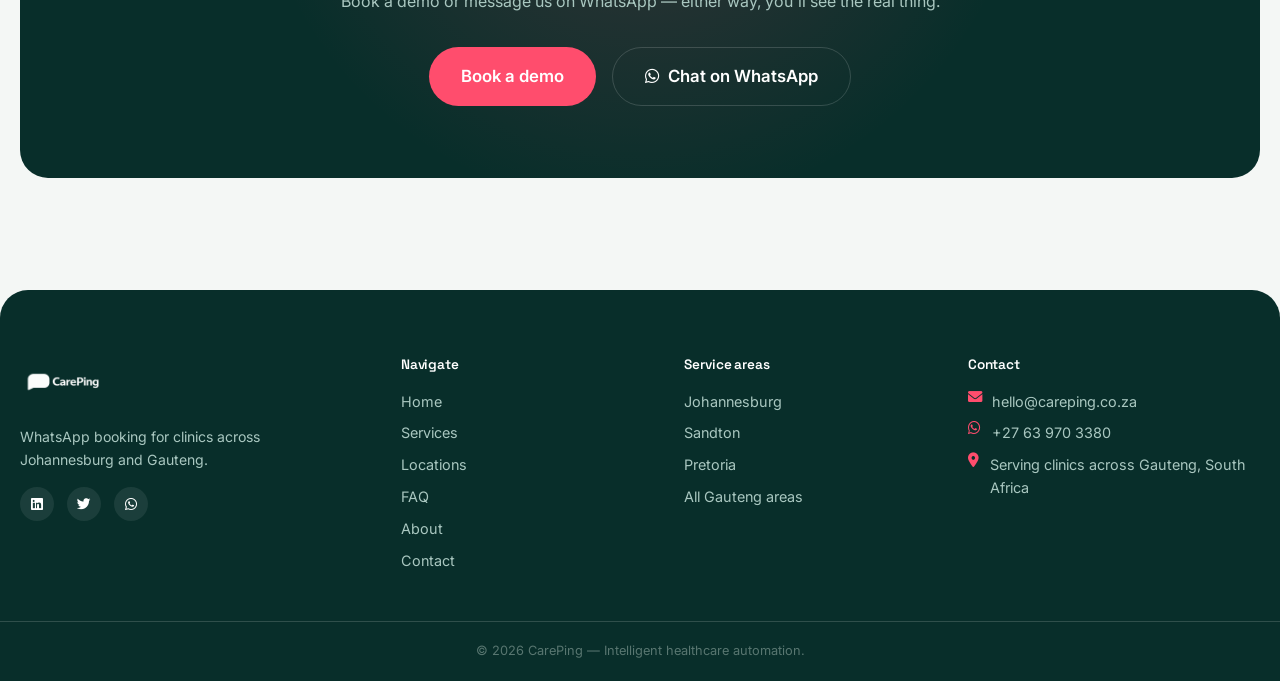
<file: services.html>
<!DOCTYPE html>

<html lang="en-ZA">

<head>
  <meta charset="utf-8" />
  <meta content="width=device-width, initial-scale=1.0, viewport-fit=cover" name="viewport" />
  <title>WhatsApp Booking &amp; Clinic Automation | CarePing</title>
  <meta
    content="Explore CarePing's WhatsApp booking system, clinic chatbot and appointment automation services for healthcare practices in Johannesburg, Gauteng and across South Africa."
    name="description" />
  <meta content="index, follow, max-image-preview:large, max-snippet:-1, max-video-preview:-1" name="robots" />
  <meta content="CarePing" name="author" />
  <link href="https://www.careping.co.za/services.html" rel="canonical" />
  <meta content="website" property="og:type" />
  <meta content="CarePing" property="og:site_name" />
  <meta content="WhatsApp Booking &amp; Clinic Automation | CarePing" property="og:title" />
  <meta
    content="Explore CarePing's WhatsApp booking system, clinic chatbot and appointment automation services for healthcare practices in Johannesburg, Gauteng and across South Africa."
    property="og:description" />
  <meta content="https://www.careping.co.za/CarePing-OG.jpg" property="og:image" />
  <meta content="1200" property="og:image:width" />
  <meta content="630" property="og:image:height" />
  <meta content="image/jpeg" property="og:image:type" />
  <meta content="CarePing WhatsApp booking system for clinics" property="og:image:alt" />
  <meta content="https://www.careping.co.za/services.html" property="og:url" />
  <meta content="summary_large_image" name="twitter:card" />
  <meta content="WhatsApp Booking &amp; Clinic Automation | CarePing" name="twitter:title" />
  <meta
    content="Explore CarePing's WhatsApp booking system, clinic chatbot and appointment automation services for healthcare practices in Johannesburg, Gauteng and across South Africa."
    name="twitter:description" />
  <meta content="https://www.careping.co.za/CarePing-OG.jpg" name="twitter:image" />
  <meta content="CarePing WhatsApp booking system for clinics" name="twitter:image:alt" />
  <link href="CarePingFavicon.png" rel="icon" type="image/png" />
  <link href="CarePingFavicon.png" rel="shortcut icon" type="image/png" />
  <link href="CarePingFavicon.png" rel="apple-touch-icon" />
  <link href="https://fonts.googleapis.com" rel="preconnect" />
  <link crossorigin="" href="https://fonts.gstatic.com" rel="preconnect" />
  <link href="https://cdnjs.cloudflare.com" rel="preconnect" />
  <link
    href="https://fonts.googleapis.com/css2?family=Inter:opsz,wght@14..32,300;14..32,400;14..32,500;14..32,600;14..32,700;14..32,800&amp;display=swap"
    rel="stylesheet" />
  <link href="https://cdnjs.cloudflare.com/ajax/libs/font-awesome/6.0.0-beta3/css/all.min.css" rel="stylesheet" />
  <link href="style.css" rel="stylesheet" />
  <script type="application/ld+json">
{
  "@context": "https://schema.org",
  "@graph": [
    {
      "@type": "Organization",
      "@id": "https://www.careping.co.za/#organization",
      "name": "CarePing",
      "url": "https://www.careping.co.za/",
      "logo": {
        "@type": "ImageObject",
        "url": "https://www.careping.co.za/CarePingLogoTwo.png"
      },
      "image": "https://www.careping.co.za/CarePing-OG.jpg",
      "description": "CarePing provides WhatsApp-based appointment booking and clinic automation for healthcare practices in South Africa.",
      "email": "hello@careping.co.za",
      "telephone": "+27639703380",
      "areaServed": [
        {
          "@type": "City",
          "name": "Johannesburg"
        },
        {
          "@type": "City",
          "name": "Sandton"
        },
        {
          "@type": "City",
          "name": "Midrand"
        },
        {
          "@type": "City",
          "name": "Randburg"
        },
        {
          "@type": "City",
          "name": "Pretoria"
        },
        {
          "@type": "AdministrativeArea",
          "name": "Gauteng"
        },
        {
          "@type": "Country",
          "name": "South Africa"
        }
      ],
      "contactPoint": {
        "@type": "ContactPoint",
        "contactType": "sales",
        "telephone": "+27639703380",
        "email": "hello@careping.co.za",
        "availableLanguage": "English"
      }
    },
    {
      "@type": "WebSite",
      "@id": "https://www.careping.co.za/#website",
      "url": "https://www.careping.co.za/",
      "name": "CarePing",
      "publisher": {
        "@id": "https://www.careping.co.za/#organization"
      }
    },
    {
      "@type": "WebPage",
      "@id": "https://www.careping.co.za/services.html#webpage",
      "url": "https://www.careping.co.za/services.html",
      "name": "WhatsApp Booking & Clinic Automation | CarePing",
      "isPartOf": {
        "@id": "https://www.careping.co.za/#website"
      },
      "about": {
        "@id": "https://www.careping.co.za/#organization"
      },
      "primaryImageOfPage": {
        "@type": "ImageObject",
        "url": "https://www.careping.co.za/CarePing-OG.jpg"
      },
      "description": "Explore CarePing's WhatsApp booking system, clinic chatbot and appointment automation services for healthcare practices in Johannesburg, Gauteng and across South Africa."
    },
    {
      "@type": "BreadcrumbList",
      "@id": "https://www.careping.co.za/services.html#breadcrumb",
      "itemListElement": [
        {
          "@type": "ListItem",
          "position": 1,
          "name": "Home",
          "item": "https://www.careping.co.za/"
        },
        {
          "@type": "ListItem",
          "position": 2,
          "name": "Services",
          "item": "https://www.careping.co.za/services.html"
        }
      ]
    },
    {
      "@type": "Service",
      "@id": "https://www.careping.co.za/services.html#service-1",
      "name": "Online Appointment Booking System for Clinics",
      "serviceType": "Online appointment booking system",
      "provider": {
        "@id": "https://www.careping.co.za/#organization"
      },
      "url": "https://www.careping.co.za/services.html",
      "areaServed": [
        {
          "@type": "City",
          "name": "Johannesburg"
        },
        {
          "@type": "City",
          "name": "Sandton"
        },
        {
          "@type": "City",
          "name": "Midrand"
        },
        {
          "@type": "City",
          "name": "Randburg"
        },
        {
          "@type": "City",
          "name": "Pretoria"
        },
        {
          "@type": "AdministrativeArea",
          "name": "Gauteng"
        },
        {
          "@type": "Country",
          "name": "South Africa"
        }
      ],
      "description": "Real-time clinic appointment booking through WhatsApp, with availability and confirmations."
    },
    {
      "@type": "Service",
      "@id": "https://www.careping.co.za/services.html#service-2",
      "name": "WhatsApp Bot for Clinics",
      "serviceType": "WhatsApp business automation",
      "provider": {
        "@id": "https://www.careping.co.za/#organization"
      },
      "url": "https://www.careping.co.za/services.html",
      "areaServed": [
        {
          "@type": "City",
          "name": "Johannesburg"
        },
        {
          "@type": "City",
          "name": "Sandton"
        },
        {
          "@type": "City",
          "name": "Midrand"
        },
        {
          "@type": "City",
          "name": "Randburg"
        },
        {
          "@type": "City",
          "name": "Pretoria"
        },
        {
          "@type": "AdministrativeArea",
          "name": "Gauteng"
        },
        {
          "@type": "Country",
          "name": "South Africa"
        }
      ],
      "description": "Automated WhatsApp assistant for clinic enquiries, appointment booking, rescheduling, cancellations and reminders."
    },
    {
      "@type": "Service",
      "@id": "https://www.careping.co.za/services.html#service-3",
      "name": "Clinic Appointment Automation",
      "serviceType": "Clinic workflow automation",
      "provider": {
        "@id": "https://www.careping.co.za/#organization"
      },
      "url": "https://www.careping.co.za/services.html",
      "areaServed": [
        {
          "@type": "City",
          "name": "Johannesburg"
        },
        {
          "@type": "City",
          "name": "Sandton"
        },
        {
          "@type": "City",
          "name": "Midrand"
        },
        {
          "@type": "City",
          "name": "Randburg"
        },
        {
          "@type": "City",
          "name": "Pretoria"
        },
        {
          "@type": "AdministrativeArea",
          "name": "Gauteng"
        },
        {
          "@type": "Country",
          "name": "South Africa"
        }
      ],
      "description": "Automation for confirmations, reminders and calendar synchronisation to reduce manual appointment administration."
    }
  ]
}
  </script>
</head>

<body>
  <header class="site-header">
    <div class="container header-container">
      <div class="logo-area">
        <a href="index.html"><img alt="CarePing — WhatsApp booking system for clinics" decoding="async" height="1024"
            src="CarePingLogoTwo.png" width="1536" /></a>
      </div>
      <nav class="main-nav" id="mainNav">
        <ul class="nav-list">
          <li><a class="nav-link" href="index.html">Home</a></li>
          <li><a class="nav-link current" href="services.html">Services</a></li>
          <li><a class="nav-link" href="locations.html">Locations</a></li>
          <li><a class="nav-link" href="faq.html">FAQ</a></li>
          <li><a class="nav-link" href="about.html">About</a></li>
          <li><a class="nav-link" href="contact.html">Contact</a></li>
        </ul>
        <div class="header-cta">
          <a class="btn btn-primary btn-sm" href="contact.html">Book a demo</a>
        </div>
      </nav>
      <button aria-label="Menu" class="mobile-menu-toggle" id="mobileToggle"><i class="fas fa-bars"></i></button>
    </div>
  </header>
  <div class="breadcrumb-bar">
    <div class="chat-header-bar"><a href="index.html">Home</a><span class="sep">/</span><span
        class="current">Services</span></div>
  </div>
  <main>
    <section class="page-hero">
      <div class="container">
        <span class="kicker"><span class="ping-dot"></span>What we offer</span>
        <h1>One WhatsApp number, three jobs handled</h1>
        <p class="lead">Booking, automated conversation, and the admin that used to sit between them — all running on
          the number patients already message.</p>
      </div>
    </section>
    <!-- BOOKING SYSTEM -->
    <section class="service-detail" id="booking-system">
      <div class="container">
        <div class="service-detail-head">
          <span class="icon-badge"><i class="fas fa-calendar-check"></i></span>
          <div>
            <h2 style="margin-bottom:0.2rem;">Online booking system</h2>
            <p style="margin:0;">Real-time slots, no separate app</p>
          </div>
        </div>
        <div class="service-detail-grid">
          <div>
            <p class="lead" style="font-size:1rem;">Patients pick a real, open slot and get an instant confirmation —
              the same booking system clinics pay for elsewhere, minus the app patients never download.</p>
            <ul class="mini-list">
              <li><i class="fas fa-check-circle"></i> Live availability, pulled straight from your calendar</li>
              <li><i class="fas fa-check-circle"></i> Reschedule or cancel without a phone call</li>
              <li><i class="fas fa-check-circle"></i> Works for solo GPs and multi-doctor practices alike</li>
            </ul>
          </div>
          <div class="flow-chips">
            <span class="chip"><i class="fab fa-whatsapp"></i>Patient messages</span>
            <span class="arrow"><i class="fas fa-arrow-right"></i></span>
            <span class="chip"><i class="fas fa-calendar-alt"></i>Slot selected</span>
            <span class="arrow"><i class="fas fa-arrow-right"></i></span>
            <span class="chip"><i class="fas fa-check"></i>Confirmed</span>
          </div>
        </div>
      </div>
    </section>
    <!-- WHATSAPP BOT -->
    <section class="service-detail band-deep" id="whatsapp-bot">
      <div class="container">
        <div class="service-detail-head">
          <span class="icon-badge"><i class="fab fa-whatsapp"></i></span>
          <div>
            <h2 style="margin-bottom:0.2rem;">WhatsApp bot</h2>
            <p style="margin:0;">Built for clinics, not generic support scripts</p>
          </div>
        </div>
        <div class="service-detail-grid">
          <div>
            <p class="lead" style="font-size:1rem;">A WhatsApp bot that actually knows how a clinic books, reschedules
              and reminds — running on the WhatsApp Business API, not a third-party chat widget.</p>
            <ul class="mini-list">
              <li><i class="fas fa-check-circle"></i> Answers common booking questions instantly</li>
              <li><i class="fas fa-check-circle"></i> Sends reminders automatically to cut no-shows</li>
              <li><i class="fas fa-check-circle"></i> Handles enquiry spikes without extra reception staff</li>
            </ul>
          </div>
          <div class="phone" style="transform:none; margin:0 auto;">
            <div class="phone-head">
              <div class="avatar">CP</div>
              <div class="who"><strong>CarePing assistant</strong><span>online</span></div>
            </div>
            <div class="phone-body" style="min-height:220px;">
              <div class="bubble bot in">Would you like to book, reschedule, or ask a question?</div>
              <div class="bubble user in">Reschedule please</div>
              <div class="bubble bot in">Your Thu 14:00 is open to move — what day works?</div>
            </div>
          </div>
        </div>
      </div>
    </section>
    <!-- AUTOMATION -->
    <section class="service-detail" id="automation">
      <div class="container">
        <div class="service-detail-head">
          <span class="icon-badge"><i class="fas fa-cogs"></i></span>
          <div>
            <h2 style="margin-bottom:0.2rem;">Clinic automation</h2>
            <p style="margin:0;">The admin that runs itself</p>
          </div>
        </div>
        <div class="service-detail-grid">
          <div>
            <p class="lead" style="font-size:1rem;">Confirmations, reminders and calendar sync — the customer
              communication automation layer that keeps a diary accurate without anyone touching it.</p>
            <ul class="mini-list">
              <li><i class="fas fa-check-circle"></i> Two-way Google Calendar integration</li>
              <li><i class="fas fa-check-circle"></i> Secure database logging of every booking</li>
              <li><i class="fas fa-check-circle"></i> Built and supported in South Africa</li>
            </ul>
          </div>
          <div class="bento" style="grid-template-columns:repeat(2,1fr);">
            <div class="bento-card">
              <div class="glyph"><i class="fab fa-google"></i></div>
              <h3 style="font-size:1.05rem;">Calendar sync</h3>
              <p>Two-way, automatic.</p>
            </div>
            <div class="bento-card">
              <div class="glyph"><i class="fas fa-database"></i></div>
              <h3 style="font-size:1.05rem;">Secure logging</h3>
              <p>Records kept safely.</p>
            </div>
            <div class="bento-card">
              <div class="glyph"><i class="fas fa-bell"></i></div>
              <h3 style="font-size:1.05rem;">Reminders</h3>
              <p>Sent automatically.</p>
            </div>
            <div class="bento-card">
              <div class="glyph"><i class="fas fa-sync-alt"></i></div>
              <h3 style="font-size:1.05rem;">Real-time</h3>
              <p>No double bookings.</p>
            </div>
          </div>
        </div>
      </div>
    </section>
    <!-- WHO IT'S FOR -->
    <section class="band band-dim">
      <div class="container">
        <div class="section-head center">
          <span class="kicker"><span class="ping-dot"></span>Built around three roles</span>
          <h2>Same system, different job for everyone</h2>
        </div>
        <div class="trio">
          <div class="bento-card">
            <div class="glyph"><i class="fas fa-stethoscope"></i></div>
            <h3>Doctors</h3>
            <p>Focus on patients — the calendar updates itself.</p>
          </div>
          <div class="bento-card">
            <div class="glyph"><i class="fas fa-headset"></i></div>
            <h3>Reception</h3>
            <p>Handle exceptions only, not every call.</p>
          </div>
          <div class="bento-card">
            <div class="glyph"><i class="fas fa-smile"></i></div>
            <h3>Patients</h3>
            <p>Book in seconds, on a number they already know.</p>
          </div>
        </div>
      </div>
    </section>
    <section class="band-tight">
      <div class="container">
        <div class="section-head center">
          <span class="kicker"><span class="ping-dot"></span>Service area</span>
          <h2>Available across Johannesburg &amp; Gauteng</h2>
        </div>
      </div>
      <div class="marquee">
        <div class="marquee-track">
          <span class="area-chip"><span class="ping-dot"></span>Johannesburg</span>
          <span class="area-chip"><span class="ping-dot"></span>Sandton</span>
          <span class="area-chip"><span class="ping-dot"></span>Midrand</span>
          <span class="area-chip"><span class="ping-dot"></span>Randburg</span>
          <span class="area-chip"><span class="ping-dot"></span>Pretoria / Tshwane</span>
          <span class="area-chip"><span class="ping-dot"></span>Ekurhuleni</span>
          <span class="area-chip"><span class="ping-dot"></span>Johannesburg</span>
          <span class="area-chip"><span class="ping-dot"></span>Sandton</span>
          <span class="area-chip"><span class="ping-dot"></span>Midrand</span>
          <span class="area-chip"><span class="ping-dot"></span>Randburg</span>
          <span class="area-chip"><span class="ping-dot"></span>Pretoria / Tshwane</span>
          <span class="area-chip"><span class="ping-dot"></span>Ekurhuleni</span>
        </div>
      </div>
      <div class="container center-text mt-lg">
        <a class="btn btn-outline" href="locations.html">See full service area</a>
      </div>
    </section>
    <section class="band">
      <div class="container cta-band">
        <span class="kicker on-deep" style="justify-content:center;"><span class="ping-dot"></span>Ready when you
          are</span>
        <h2>See it running on your own booking scenarios</h2>
        <p>Book a demo or message us on WhatsApp — either way, you'll see the real thing.</p>
        <div class="cta-group">
          <a class="btn btn-ping btn-large" href="contact.html">Book a demo</a>
          <a class="btn btn-outline on-deep btn-large whatsapp-trigger" href="#"><i class="fab fa-whatsapp"></i> Chat on
            WhatsApp</a>
        </div>
      </div>
    </section>
  </main>
  <footer class="site-footer">
    <div class="container footer-grid">
      <div class="footer-brand">
        <img alt="CarePing" decoding="async" height="1024" loading="lazy" src="CarePingLogoTwo.png" width="1536" />
        <p>WhatsApp booking for clinics across Johannesburg and Gauteng.</p>
        <div class="social-icons"><i class="fab fa-linkedin"></i><i class="fab fa-twitter"></i><i
            class="fab fa-whatsapp"></i></div>
      </div>
      <div class="footer-links">
        <h4>Navigate</h4>
        <a href="index.html">Home</a><a href="services.html">Services</a><a href="locations.html">Locations</a>
        <a href="faq.html">FAQ</a><a href="about.html">About</a><a href="contact.html">Contact</a>
      </div>
      <div class="footer-links">
        <h4>Service areas</h4>
        <a href="locations.html#johannesburg">Johannesburg</a><a href="locations.html#sandton">Sandton</a>
        <a href="locations.html#pretoria">Pretoria</a><a href="locations.html">All Gauteng areas</a>
      </div>
      <div class="footer-contact">
        <h4>Contact</h4>
        <p><i class="fas fa-envelope"></i>hello@careping.co.za</p>
        <p><i class="fab fa-whatsapp"></i>+27 63 970 3380</p>
        <p><i class="fas fa-map-marker-alt"></i>Serving clinics across Gauteng, South Africa</p>
      </div>
    </div>
    <div class="footer-bottom">
      <p>© 2026 CarePing — Intelligent healthcare automation.</p>
    </div>
  </footer>
  <div class="mobile-cta-bar">
    <a class="btn btn-primary" href="contact.html">Book a demo</a>
    <a class="btn btn-whatsapp whatsapp-trigger" href="#"><i class="fab fa-whatsapp"></i></a>
  </div>
  <script src="script.js"></script>
</body>

</html>
</file>
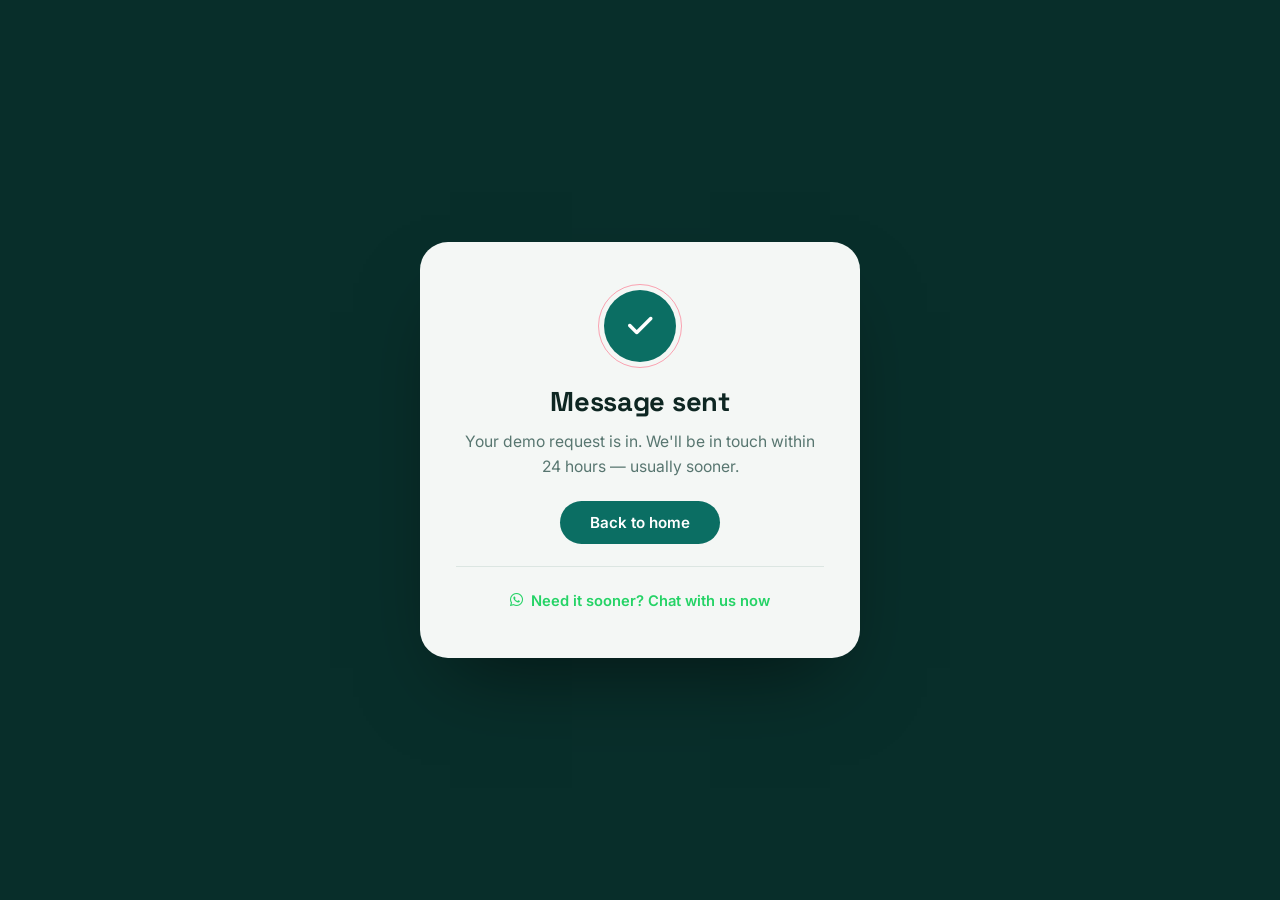
<file: thank-you.html>
<!DOCTYPE html>
<html lang="en-ZA">

<head>
  <meta charset="UTF-8">
  <meta name="viewport" content="width=device-width, initial-scale=1.0">
  <title>Thank You — CarePing</title>
  <meta name="robots" content="noindex, follow">
  <link rel="icon" type="image/png" href="CarePingFavicon.png">
  <link
    href="https://fonts.googleapis.com/css2?family=Space+Grotesk:wght@600;700&family=Inter:wght@400;500;600&display=swap"
    rel="stylesheet">
  <link rel="stylesheet" href="https://cdnjs.cloudflare.com/ajax/libs/font-awesome/6.0.0-beta3/css/all.min.css">
  <style>
    * {
      margin: 0;
      padding: 0;
      box-sizing: border-box;
    }

    body {
      font-family: 'Inter', -apple-system, BlinkMacSystemFont, 'Segoe UI', sans-serif;
      background: #082E2A;
      min-height: 100vh;
      display: flex;
      align-items: center;
      justify-content: center;
      padding: 20px;
    }

    .card {
      max-width: 440px;
      width: 100%;
      background: #F4F7F5;
      border-radius: 28px;
      padding: 48px 36px;
      text-align: center;
      box-shadow: 0 40px 80px -30px rgba(0, 0, 0, 0.5);
      animation: rise 0.5s ease-out;
    }

    .tick-circle {
      width: 72px;
      height: 72px;
      background: #0B6E63;
      border-radius: 50%;
      display: flex;
      align-items: center;
      justify-content: center;
      margin: 0 auto 22px;
      position: relative;
    }

    .tick-circle::after {
      content: '';
      position: absolute;
      inset: -6px;
      border-radius: 50%;
      border: 1px solid #FF4D6D;
      opacity: 0.5;
      animation: pulse 2.2s ease-out infinite;
    }

    .tick-circle i {
      color: white;
      font-size: 28px;
    }

    h1 {
      font-family: 'Space Grotesk', sans-serif;
      font-size: 1.7rem;
      color: #0E2622;
      margin-bottom: 10px;
      letter-spacing: -0.01em;
    }

    p {
      color: #587670;
      line-height: 1.6;
      margin-bottom: 22px;
      font-size: 0.98rem;
    }

    .btn-home {
      display: inline-block;
      background: #0B6E63;
      color: white;
      padding: 12px 30px;
      border-radius: 100px;
      text-decoration: none;
      font-weight: 600;
      font-size: 0.95rem;
      transition: transform 0.2s;
    }

    .btn-home:hover {
      transform: translateY(-2px);
      background: #0F857A;
    }

    .wa-link {
      margin-top: 22px;
      padding-top: 22px;
      border-top: 1px solid #DCE6E2;
    }

    .wa-link a {
      color: #25D366;
      text-decoration: none;
      font-weight: 600;
      font-size: 0.92rem;
      display: inline-flex;
      align-items: center;
      gap: 8px;
    }

    .wa-link a:hover {
      text-decoration: underline;
    }

    @keyframes rise {
      from {
        opacity: 0;
        transform: translateY(20px);
      }

      to {
        opacity: 1;
        transform: translateY(0);
      }
    }

    @keyframes pulse {
      0% {
        transform: scale(0.9);
        opacity: 0.6;
      }

      100% {
        transform: scale(1.5);
        opacity: 0;
      }
    }

    @media (prefers-reduced-motion: reduce) {
      .card {
        animation: none;
      }

      .tick-circle::after {
        animation: none;
      }
    }
  </style>
</head>

<body>
  <div class="card">
    <div class="tick-circle"><i class="fas fa-check"></i></div>
    <h1>Message sent</h1>
    <p>Your demo request is in. We'll be in touch within 24 hours — usually sooner.</p>
    <a href="index.html" class="btn-home">Back to home</a>
    <div class="wa-link">
      <a href="#" id="whatsappThankYou"><i class="fab fa-whatsapp"></i> Need it sooner? Chat with us now</a>
    </div>
  </div>

  <script>
    const whatsappBtn = document.getElementById('whatsappThankYou');
    if (whatsappBtn) {
      whatsappBtn.addEventListener('click', (e) => {
        e.preventDefault();
        const phoneNumber = '27639703380';
        const message = encodeURIComponent('Hi! I just submitted a demo request and wanted to follow up.');
        window.open(`https://wa.me/${phoneNumber}?text=${message}`, '_blank');
      });
    }
  </script>
</body>

</html>
</file>
<file: style.css>
@import url('https://fonts.googleapis.com/css2?family=Space+Grotesk:wght@500;600;700&display=swap');

* {
  margin: 0;
  padding: 0;
  box-sizing: border-box;
}

:root {
  --ink: #0E2622;
  --teal: #0B6E63;
  --teal-mid: #0F857A;
  --teal-deep: #082E2A;
  --teal-deep-2: #0A3833;
  --ping: #FF4D6D;
  --ping-soft: #FFE1E6;
  --paper: #F4F7F5;
  --paper-dim: #EAF0ED;
  --white: #FFFFFF;
  --line: #DCE6E2;
  --line-deep: rgba(244, 247, 245, 0.16);
  --muted: #587670;
  --muted-on-deep: #A9C7C0;
  --whatsapp: #25D366;

  /* --- legacy variable aliases (keep JS-referenced defaults working) --- */
  --primary-teal: var(--teal);
  --primary-dark: var(--teal-deep);

  /* --- type --- */
  --display: 'Space Grotesk', 'Inter', sans-serif;
  --body: 'Inter', -apple-system, BlinkMacSystemFont, 'Segoe UI', sans-serif;

  /* --- shape --- */
  --r-sm: 10px;
  --r-md: 18px;
  --r-lg: 28px;
  --nav-h: 76px;
}

html {
  scroll-behavior: smooth;
}

body {
  font-family: var(--body);
  color: var(--ink);
  line-height: 1.6;
  background: var(--paper);
  overflow-x: hidden;
  -webkit-font-smoothing: antialiased;
}

@media (prefers-reduced-motion: reduce) {
  html {
    scroll-behavior: auto;
  }

  *,
  *::before,
  *::after {
    animation-duration: 0.01ms !important;
    animation-iteration-count: 1 !important;
    transition-duration: 0.01ms !important;
  }
}

:focus-visible {
  outline: 2px solid var(--ping);
  outline-offset: 3px;
}

.container {
  max-width: 1240px;
  margin: 0 auto;
  padding: 0 32px;
}

@media (max-width: 768px) {
  .container {
    padding: 0 20px;
  }
}

img {
  max-width: 100%;
  display: block;
}

/* ===== TYPE SCALE ===== */
h1,
h2,
h3,
h4 {
  font-family: var(--display);
  font-weight: 700;
  letter-spacing: -0.01em;
  color: var(--ink);
}

h1 {
  font-size: clamp(2.5rem, 4.4vw + 1rem, 4.25rem);
  line-height: 1.04;
  letter-spacing: -0.02em;
}

h2 {
  font-size: clamp(1.9rem, 2.4vw + 1rem, 2.75rem);
  line-height: 1.1;
}

h3 {
  font-size: 1.3rem;
  line-height: 1.3;
  font-weight: 600;
}

h4 {
  font-size: 1.05rem;
  font-weight: 600;
}

p {
  color: var(--muted);
}

p.lead {
  font-size: 1.15rem;
  max-width: 54ch;
}

a {
  color: inherit;
}

/* ===== STATUS / TIMESTAMP DEVICES (the conversation motif) ===== */
.status-line {
  display: inline-flex;
  align-items: center;
  gap: 8px;
  font-size: 0.85rem;
  font-weight: 500;
  color: var(--muted);
}

.status-line.on-deep {
  color: var(--muted-on-deep);
}

.ping-dot {
  width: 8px;
  height: 8px;
  border-radius: 50%;
  background: var(--ping);
  flex-shrink: 0;
  position: relative;
}

.ping-dot::after {
  content: '';
  position: absolute;
  inset: -4px;
  border-radius: 50%;
  border: 1px solid var(--ping);
  opacity: 0.5;
  animation: pingpulse 2.2s ease-out infinite;
}

@keyframes pingpulse {
  0% {
    transform: scale(0.6);
    opacity: 0.6;
  }

  100% {
    transform: scale(1.8);
    opacity: 0;
  }
}

.ticks {
  color: var(--teal);
  font-size: 0.8rem;
}

/* ===== BUTTONS ===== */
.btn {
  display: inline-flex;
  align-items: center;
  gap: 8px;
  padding: 13px 26px;
  border-radius: 100px;
  font-weight: 600;
  font-size: 0.98rem;
  font-family: var(--body);
  text-decoration: none;
  cursor: pointer;
  border: none;
  transition: transform 0.2s ease, box-shadow 0.2s ease, background 0.2s ease;
}

.btn-primary {
  background: var(--teal);
  color: var(--white);
  box-shadow: 0 0 0 0 rgba(255, 77, 109, 0);
}

.btn-primary:hover {
  background: var(--teal-mid);
  transform: translateY(-2px);
  box-shadow: 0 10px 24px -8px rgba(11, 110, 99, 0.55);
}

.btn-ping {
  background: var(--ping);
  color: var(--white);
}

.btn-ping:hover {
  transform: translateY(-2px);
  box-shadow: 0 10px 24px -8px rgba(255, 77, 109, 0.55);
}

.btn-outline {
  background: transparent;
  border: 1.5px solid var(--line);
  color: var(--ink);
}

.btn-outline:hover {
  border-color: var(--teal);
  color: var(--teal);
}

.btn-outline.on-deep {
  border-color: var(--line-deep);
  color: var(--white);
}

.btn-outline.on-deep:hover {
  border-color: var(--white);
}

.btn-whatsapp {
  background: var(--whatsapp);
  color: var(--white);
}

.btn-whatsapp:hover {
  transform: translateY(-2px);
  box-shadow: 0 10px 24px -8px rgba(37, 211, 102, 0.55);
}

.btn-large {
  padding: 15px 32px;
  font-size: 1.05rem;
}

.btn-sm {
  padding: 9px 18px;
  font-size: 0.85rem;
}

.btn-block {
  width: 100%;
  justify-content: center;
}

/* ===== NAV — floating capsule ===== */
.site-header {
  position: sticky;
  top: 16px;
  z-index: 1000;
  padding: 0;
}

/* full-width scrim behind the capsule so scrolled content never bleeds
   through the gaps around the pill — hidden at rest (transparent glass
   over the hero), fades in once the page has actually scrolled */
.site-header::before {
  content: '';
  position: absolute;
  top: -16px;
  left: -100vw;
  right: -100vw;
  bottom: -16px;
  background: var(--paper);
  opacity: 0;
  transition: opacity 0.25s ease;
  z-index: -1;
  pointer-events: none;
}

.site-header.is-scrolled::before {
  opacity: 1;
}

.header-container {
  display: flex;
  justify-content: space-between;
  align-items: center;
  background: rgba(244, 247, 245, 0.78);
  backdrop-filter: blur(14px) saturate(1.4);
  -webkit-backdrop-filter: blur(14px) saturate(1.4);
  border: 1px solid var(--line);
  border-radius: 100px;
  padding: 10px 12px 10px 22px;
  box-shadow: 0 8px 30px -14px rgba(14, 38, 34, 0.25);
}

.logo-area img {
  width: 96px !important;
  height: auto !important;
  display: block !important;
}

.main-nav {
  display: flex;
  align-items: center;
  gap: 1.75rem;
}

.nav-list {
  display: flex;
  gap: 1.75rem;
  list-style: none;
}

.nav-link {
  text-decoration: none;
  color: var(--ink);
  font-weight: 500;
  font-size: 0.95rem;
  position: relative;
  padding-bottom: 2px;
}

.nav-link::after {
  content: '';
  position: absolute;
  bottom: -3px;
  left: 0;
  width: 0;
  height: 2px;
  background: var(--ping);
  transition: width 0.25s ease;
}

.nav-link:hover::after,
.nav-link.current::after {
  width: 100%;
}

.mobile-menu-toggle {
  display: none;
  background: var(--ink);
  color: var(--white);
  border: none;
  width: 40px;
  height: 40px;
  border-radius: 50%;
  font-size: 1.05rem;
  cursor: pointer;
  align-items: center;
  justify-content: center;
}

@media (max-width: 860px) {
  .mobile-menu-toggle {
    display: flex;
  }

  .header-cta {
    display: none;
  }

  .main-nav {
    position: fixed;
    top: 90px;
    left: 20px;
    right: 20px;
    background: var(--white);
    border: 1px solid var(--line);
    border-radius: var(--r-lg);
    flex-direction: column;
    align-items: stretch;
    padding: 1.5rem;
    box-shadow: 0 20px 50px -20px rgba(14, 38, 34, 0.35);
    opacity: 0;
    pointer-events: none;
    transform: translateY(-8px);
    transition: all 0.25s ease;
  }

  .main-nav.nav-open {
    opacity: 1;
    pointer-events: auto;
    transform: translateY(0);
  }

  .nav-list {
    flex-direction: column;
    gap: 0;
  }

  .nav-list li {
    border-bottom: 1px solid var(--line);
  }

  .nav-list li:last-child {
    border-bottom: none;
  }

  .nav-link {
    display: block;
    padding: 14px 4px;
  }

  .main-nav .header-cta {
    display: block;
    margin-top: 1rem;
  }

  .main-nav .header-cta .btn {
    width: 100%;
    justify-content: center;
  }
}

/* mobile sticky WhatsApp bar */
.mobile-cta-bar {
  display: none;
}

@media (max-width: 860px) {
  .mobile-cta-bar {
    display: flex;
    position: fixed;
    bottom: 0;
    left: 0;
    right: 0;
    z-index: 999;
    background: var(--white);
    border-top: 1px solid var(--line);
    padding: 10px 16px calc(10px + env(safe-area-inset-bottom));
    gap: 10px;
    box-shadow: 0 -8px 24px -16px rgba(14, 38, 34, 0.3);
  }

  .mobile-cta-bar .btn {
    flex: 1;
    justify-content: center;
  }

  body {
    padding-bottom: 74px;
  }
}

/* ===== SECTION BANDS ===== */
.band {
  padding: 88px 0;
}

.band-tight {
  padding: 56px 0;
}

.band-deep {
  background: var(--teal-deep);
  color: var(--white);
}

.band-deep h1,
.band-deep h2,
.band-deep h3,
.band-deep h4 {
  color: var(--white);
}

.band-deep p {
  color: var(--muted-on-deep);
}

.band-dim {
  background: var(--paper-dim);
}

@media (max-width: 768px) {
  .band {
    padding: 60px 0;
  }
}

/* ===== KICKER (replaces generic ALL-CAPS pill eyebrow) ===== */
.kicker {
  display: inline-flex;
  align-items: center;
  gap: 8px;
  font-size: 0.95rem;
  font-weight: 500;
  color: var(--teal);
  margin-bottom: 1rem;
}

.kicker.on-deep {
  color: var(--muted-on-deep);
}

.kicker .ping-dot {
  background: var(--teal);
}

.kicker .ping-dot::after {
  border-color: var(--teal);
}

.kicker.on-deep .ping-dot {
  background: var(--ping);
}

.kicker.on-deep .ping-dot::after {
  border-color: var(--ping);
}

.section-head {
  max-width: 640px;
  margin-bottom: 3rem;
}

.section-head.center {
  margin-left: auto;
  margin-right: auto;
  text-align: center;
}

.section-head p {
  font-size: 1.08rem;
  margin-top: 0.6rem;
}

.hero {
  background: var(--teal-deep);
  color: var(--white);
  border-radius: 0 0 var(--r-lg) var(--r-lg);
  position: relative;
  overflow: hidden;
  margin-top: -86px;
  padding-top: 142px;
  padding-bottom: 0;
}

.hero::before {
  content: '';
  position: absolute;
  inset: 0;
  background-image:
    radial-gradient(circle at 82% 12%, rgba(255, 77, 109, 0.18), transparent 40%),
    radial-gradient(circle at 8% 90%, rgba(37, 211, 102, 0.14), transparent 45%);
  pointer-events: none;
}

.hero-grid {
  display: grid;
  grid-template-columns: 1.05fr 0.95fr;
  gap: 2rem;
  align-items: end;
  position: relative;
  z-index: 1;
}

.hero-content {
  padding-bottom: 72px;
}

.hero-content h1 {
  margin: 1rem 0 1.1rem;
  color: var(--white);
}

.hero-content .lead {
  color: var(--muted-on-deep);
  font-size: 1.15rem;
  max-width: 46ch;
  margin-bottom: 2rem;
}

.hero-buttons {
  display: flex;
  gap: 0.9rem;
  flex-wrap: wrap;
  margin-bottom: 1.75rem;
}

.hero-proof {
  display: flex;
  gap: 1.5rem;
  flex-wrap: wrap;
  font-size: 0.88rem;
  color: var(--muted-on-deep);
}

.hero-proof span {
  display: inline-flex;
  align-items: center;
  gap: 6px;
}

.hero-proof i {
  color: var(--whatsapp);
}

.hero-visual {
  position: relative;
  display: flex;
  justify-content: center;
  align-self: end;
}

.phone {
  width: min(300px, 78vw);
  background: #08201D;
  border-radius: 34px;
  border: 6px solid #0A2C28;
  padding: 10px;
  box-shadow: 0 40px 80px -30px rgba(0, 0, 0, 0.6);
  transform: translateY(28px);
}

@media (max-width: 900px) {
  .hero {
    padding-top: 114px;
    border-radius: 0 0 var(--r-md) var(--r-md);
  }

  .hero-grid {
    grid-template-columns: 1fr;
    gap: 0;
    align-items: stretch;
  }

  .hero-content {
    padding-bottom: 32px;
    text-align: left;
  }

  .hero-content .lead {
    max-width: none;
  }

  .hero-buttons {
    margin-bottom: 1.4rem;
  }

  .hero-buttons .btn {
    flex: 1 1 auto;
    justify-content: center;
  }

  .hero-visual {
    align-self: center;
    margin: 0 -20px;
  }

  .phone {
    transform: none;
    width: min(320px, 84vw);
    margin: 0 auto;
  }
}

@media (max-width: 420px) {
  .hero-proof {
    gap: 0.9rem 1.1rem;
    font-size: 0.82rem;
  }
}

.phone-head {
  display: flex;
  align-items: center;
  gap: 8px;
  padding: 6px 8px 12px;
  color: var(--white);
}

.phone-head .avatar {
  width: 26px;
  height: 26px;
  border-radius: 50%;
  background: linear-gradient(135deg, var(--teal-mid), var(--teal));
  display: flex;
  align-items: center;
  justify-content: center;
  font-size: 0.7rem;
  font-weight: 700;
}

.phone-head .who {
  font-size: 0.78rem;
}

.phone-head .who strong {
  display: block;
  font-size: 0.85rem;
}

.phone-head .who span {
  color: #7FB8AE;
  font-size: 0.72rem;
}

.phone-body {
  background: #0D2925;
  border-radius: 22px;
  padding: 14px 10px;
  min-height: 300px;
  display: flex;
  flex-direction: column;
  justify-content: flex-end;
  gap: 8px;
}

.bubble {
  max-width: 84%;
  padding: 9px 13px;
  border-radius: 14px;
  font-size: 0.82rem;
  line-height: 1.4;
  opacity: 0;
  transform: translateY(6px);
}

.bubble.in {
  opacity: 1;
  transform: translateY(0);
}

.bubble.bot {
  align-self: flex-start;
  background: #14332E;
  color: #E8F3F0;
  border-bottom-left-radius: 4px;
}

.bubble.user {
  align-self: flex-end;
  background: var(--whatsapp);
  color: #06280F;
  border-bottom-right-radius: 4px;
  font-weight: 500;
}

.bubble .meta {
  display: block;
  margin-top: 4px;
  font-size: 0.65rem;
  opacity: 0.65;
  text-align: right;
}

/* ===== PROOF STRIP (replaces old problem-cards paragraphs) ===== */
.proof-strip {
  border-top: 1px solid var(--line);
  border-bottom: 1px solid var(--line);
}

.proof-grid {
  display: grid;
  grid-template-columns: repeat(3, 1fr);
}

.proof-cell {
  padding: 40px 32px;
  border-right: 1px solid var(--line);
}

.proof-cell:last-child {
  border-right: none;
}

.proof-cell .num {
  font-family: var(--display);
  font-size: clamp(2.4rem, 3vw, 3.2rem);
  font-weight: 700;
  color: var(--teal);
  line-height: 1;
}

.proof-cell p {
  margin-top: 0.5rem;
  color: var(--ink);
  font-size: 0.95rem;
  max-width: 26ch;
}

@media (max-width: 768px) {
  .proof-grid {
    grid-template-columns: 1fr;
  }

  .proof-cell {
    border-right: none;
    border-bottom: 1px solid var(--line);
  }

  .proof-cell:last-child {
    border-bottom: none;
  }
}

/* ===== BENTO GRID (asymmetric — replaces uniform card kit) ===== */
.bento {
  display: grid;
  grid-template-columns: repeat(6, 1fr);
  gap: 1.1rem;
}

.bento-card {
  background: var(--white);
  border: 1px solid var(--line);
  border-radius: var(--r-md);
  padding: 1.9rem;
  display: flex;
  flex-direction: column;
  gap: 0.6rem;
}

.bento-card .glyph {
  width: 42px;
  height: 42px;
  border-radius: 12px;
  background: var(--paper-dim);
  color: var(--teal);
  display: flex;
  align-items: center;
  justify-content: center;
  font-size: 1.05rem;
}

.bento-card p {
  font-size: 0.92rem;
}

.bento-wide {
  grid-column: span 3;
}

.bento-narrow {
  grid-column: span 2;
}

.bento-big {
  grid-column: span 4;
  grid-row: span 2;
  justify-content: space-between;
}

.bento-tall {
  grid-column: span 2;
  grid-row: span 2;
}

.bento-big h3,
.bento-tall h3 {
  font-size: 1.5rem;
}

@media (max-width: 900px) {
  .bento {
    grid-template-columns: 1fr 1fr;
  }

  .bento-wide,
  .bento-narrow,
  .bento-big,
  .bento-tall {
    grid-column: span 2;
    grid-row: auto;
  }
}

@media (max-width: 560px) {
  .bento {
    grid-template-columns: 1fr;
  }

  .bento-wide,
  .bento-narrow,
  .bento-big,
  .bento-tall {
    grid-column: span 1;
  }
}

/* even three-up grid (roles, values) — separate from bento's 6-col math
   so three items never leave an orphaned half-width card on row 2 */
.trio {
  display: grid;
  grid-template-columns: repeat(3, 1fr);
  gap: 1.1rem;
  margin-top: 2rem;
}

@media (max-width: 860px) {
  .trio {
    grid-template-columns: 1fr;
  }
}

/* generic small-card fallback used on a few pages */
.benefit-card,
.feature-card,
.problem-card,
.stake-card,
.location-card,
.service-overview-card {
  background: var(--white);
  border: 1px solid var(--line);
  border-radius: var(--r-md);
  padding: 1.6rem;
}

/* ===== HOW IT WORKS — thread rail ===== */
.thread {
  position: relative;
  max-width: 720px;
  margin: 0 auto;
  padding-left: 34px;
}

.thread::before {
  content: '';
  position: absolute;
  left: 9px;
  top: 6px;
  bottom: 6px;
  width: 2px;
  background: var(--line);
}

.thread-step {
  position: relative;
  padding: 0 0 2.4rem 20px;
}

.thread-step:last-child {
  padding-bottom: 0;
}

.thread-step::before {
  content: '';
  position: absolute;
  left: -34px;
  top: 3px;
  width: 20px;
  height: 20px;
  border-radius: 50%;
  background: var(--paper);
  border: 2px solid var(--teal);
}

.thread-step.done::before {
  background: var(--teal);
}

.thread-step .time {
  font-size: 0.78rem;
  color: var(--muted);
  margin-bottom: 0.2rem;
}

.thread-step h4 {
  margin-bottom: 0.2rem;
}

.thread-step p {
  font-size: 0.92rem;
  margin: 0;
}

/* ===== DEMO CAROUSEL (kept, restyled) ===== */
.demo-wrap {
  display: grid;
  grid-template-columns: 0.9fr 1.1fr;
  gap: 3rem;
  align-items: center;
}

@media (max-width: 900px) {
  .demo-wrap {
    grid-template-columns: 1fr;
  }
}

.phone-frame {
  background: #08201D;
  border-radius: 32px;
  border: 6px solid #0A2C28;
  padding: 10px;
  max-width: 300px;
  margin: 0 auto;
  box-shadow: 0 30px 60px -24px rgba(14, 38, 34, 0.35);
}

.phone-screen {
  background: #0D2925;
  border-radius: 20px;
  padding: 16px 12px;
  min-height: 320px;
  position: relative;
  overflow: hidden;
}

.demo-step {
  display: none;
  flex-direction: column;
  gap: 8px;
}

.demo-step.active-step {
  display: flex;
}

.whatsapp-msg {
  max-width: 84%;
  padding: 9px 13px;
  border-radius: 14px;
  font-size: 0.85rem;
  line-height: 1.4;
}

.whatsapp-msg.bot {
  align-self: flex-start;
  background: #14332E;
  color: #E8F3F0;
  border-bottom-left-radius: 4px;
}

.whatsapp-msg.user {
  align-self: flex-end;
  background: var(--whatsapp);
  color: #06280F;
  border-bottom-right-radius: 4px;
  font-weight: 500;
}

.demo-controls {
  display: flex;
  align-items: center;
  justify-content: center;
  gap: 1.2rem;
  margin-top: 1rem;
}

.demo-nav {
  width: 38px;
  height: 38px;
  border-radius: 50%;
  border: 1px solid var(--line);
  background: var(--white);
  cursor: pointer;
  display: flex;
  align-items: center;
  justify-content: center;
  color: var(--ink);
  transition: all 0.2s;
}

.demo-nav:hover {
  background: var(--teal);
  color: var(--white);
  border-color: var(--teal);
}

.demo-indicator {
  font-size: 0.85rem;
  color: var(--muted);
}

.demo-caption {
  display: flex;
  align-items: center;
  gap: 8px;
  margin-top: 1rem;
  color: var(--muted);
  font-size: 0.9rem;
}

.demo-caption i {
  color: var(--whatsapp);
}

.demo-copy h2 {
  margin-bottom: 0.75rem;
}

/* ===== CALENDAR CARD (trust section, restyled) ===== */
.calendar-card {
  background: var(--white);
  border: 1px solid var(--line);
  border-radius: var(--r-lg);
  overflow: hidden;
  box-shadow: 0 30px 60px -35px rgba(14, 38, 34, 0.35);
}

.calendar-header {
  display: flex;
  align-items: center;
  gap: 10px;
  padding: 1rem 1.2rem;
  background: var(--paper-dim);
  border-bottom: 1px solid var(--line);
  font-weight: 600;
  font-size: 0.9rem;
}

.calendar-header i {
  color: var(--teal);
}

.demo-badge {
  margin-left: auto;
  font-size: 0.7rem;
  background: var(--ping-soft);
  color: var(--ping);
  padding: 3px 10px;
  border-radius: 100px;
  font-weight: 600;
}

.calendar-body {
  padding: 1.2rem;
  display: flex;
  flex-direction: column;
  gap: 0.7rem;
}

.date-label {
  font-size: 0.8rem;
  color: var(--muted);
  margin-bottom: 0.3rem;
}

.calendar-event-demo {
  border: 1px solid var(--line);
  border-left: 3px solid var(--teal);
  border-radius: var(--r-sm);
  padding: 0.75rem 0.9rem;
}

.event-time {
  font-size: 0.75rem;
  color: var(--muted);
}

.event-title {
  font-weight: 600;
  margin: 2px 0 4px;
  font-size: 0.92rem;
}

.event-details {
  display: flex;
  gap: 10px;
  font-size: 0.72rem;
  color: var(--muted);
  flex-wrap: wrap;
}

.event-details i {
  margin-right: 3px;
  color: var(--teal);
}

.integration-note {
  font-size: 0.82rem;
  color: var(--muted);
  display: flex;
  align-items: center;
  gap: 6px;
  padding-top: 0.3rem;
}

.trust-wrapper {
  display: grid;
  grid-template-columns: 1fr 1fr;
  gap: 3rem;
  align-items: center;
}

@media (max-width: 900px) {
  .trust-wrapper {
    grid-template-columns: 1fr;
  }
}

.trust-features {
  display: flex;
  flex-direction: column;
  gap: 1rem;
  margin-top: 1.5rem;
}

.trust-feature {
  display: flex;
  gap: 12px;
  align-items: flex-start;
}

.trust-feature i {
  width: 36px;
  height: 36px;
  border-radius: 10px;
  background: var(--paper-dim);
  color: var(--teal);
  display: flex;
  align-items: center;
  justify-content: center;
  flex-shrink: 0;
  font-size: 0.9rem;
}

.trust-feature strong {
  display: block;
  font-size: 0.95rem;
}

.trust-feature span {
  font-size: 0.85rem;
  color: var(--muted);
}

/* ===== AREA MARQUEE ===== */
.marquee {
  overflow: hidden;
  -webkit-mask-image: linear-gradient(90deg, transparent, #000 8%, #000 92%, transparent);
  mask-image: linear-gradient(90deg, transparent, #000 8%, #000 92%, transparent);
}

.marquee-track {
  display: flex;
  gap: 0.75rem;
  width: max-content;
  animation: marquee 32s linear infinite;
}

@media (prefers-reduced-motion: reduce) {
  .marquee-track {
    animation: none;
  }
}

@keyframes marquee {
  from {
    transform: translateX(0);
  }

  to {
    transform: translateX(-50%);
  }
}

.area-chip {
  background: var(--white);
  border: 1px solid var(--line);
  color: var(--ink);
  padding: 10px 20px;
  border-radius: 100px;
  font-size: 0.9rem;
  font-weight: 500;
  white-space: nowrap;
  display: inline-flex;
  align-items: center;
  gap: 8px;
}

.area-chip .ping-dot {
  width: 6px;
  height: 6px;
}

.area-chip .ping-dot::after {
  display: none;
}

/* ===== CTA BAND ===== */
.cta-band {
  background: var(--teal-deep);
  color: var(--white);
  border-radius: var(--r-lg);
  padding: 72px 48px;
  text-align: center;
  position: relative;
  overflow: hidden;
}

.cta-band::before {
  content: '';
  position: absolute;
  inset: 0;
  background: radial-gradient(circle at 50% 0%, rgba(255, 77, 109, 0.2), transparent 55%);
}

.cta-band>* {
  position: relative;
  z-index: 1;
}

.cta-band h2 {
  color: var(--white);
  margin-bottom: 0.5rem;
}

.cta-band p {
  color: var(--muted-on-deep);
  margin-bottom: 2rem;
}

.cta-group {
  display: flex;
  gap: 1rem;
  justify-content: center;
  flex-wrap: wrap;
}

@media (max-width: 600px) {
  .cta-band {
    padding: 48px 24px;
    border-radius: var(--r-md);
  }
}

/* ===== FAQ — chat-thread accordion ===== */
.faq-list {
  max-width: 760px;
  margin: 0 auto;
  display: flex;
  flex-direction: column;
  gap: 0.9rem;
}

.faq-item {
  background: var(--white);
  border: 1px solid var(--line);
  border-radius: var(--r-md);
  overflow: hidden;
}

.faq-question {
  width: 100%;
  text-align: left;
  background: none;
  border: none;
  padding: 1.1rem 1.4rem;
  font-family: var(--body);
  font-size: 1rem;
  font-weight: 600;
  color: var(--ink);
  display: flex;
  justify-content: space-between;
  align-items: center;
  gap: 1rem;
  cursor: pointer;
}

.faq-question::before {
  content: 'Q';
  width: 24px;
  height: 24px;
  border-radius: 50%;
  background: var(--paper-dim);
  color: var(--teal);
  font-size: 0.72rem;
  font-weight: 700;
  display: inline-flex;
  align-items: center;
  justify-content: center;
  flex-shrink: 0;
  margin-right: 10px;
}

.faq-question i {
  color: var(--teal);
  transition: transform 0.25s ease;
  flex-shrink: 0;
}

.faq-item.open .faq-question i {
  transform: rotate(45deg);
}

.faq-answer {
  max-height: 0;
  overflow: hidden;
  transition: max-height 0.3s ease;
}

.faq-item.open .faq-answer {
  max-height: 500px;
}

.faq-answer-inner {
  padding: 0 1.4rem 1.3rem 4.1rem;
  color: var(--muted);
  font-size: 0.95rem;
  position: relative;
}

.faq-answer-inner::before {
  content: 'A';
  position: absolute;
  left: 1.4rem;
  top: -1.9rem;
  width: 24px;
  height: 24px;
  border-radius: 50%;
  background: var(--teal);
  color: var(--white);
  font-size: 0.72rem;
  font-weight: 700;
  display: inline-flex;
  align-items: center;
  justify-content: center;
}

/* ===== BREADCRUMB — mini chat header ===== */
.breadcrumb-bar {
  padding: 14px 0 0;
}

.chat-header-bar {
  display: flex;
  align-items: center;
  gap: 10px;
  max-width: 1240px;
  margin: 0 auto;
  padding: 10px 20px;
  font-size: 0.85rem;
  color: var(--muted);
}

.chat-header-bar a {
  color: var(--teal);
  text-decoration: none;
  font-weight: 500;
}

.chat-header-bar a:hover {
  text-decoration: underline;
}

.chat-header-bar .sep {
  color: var(--line);
}

.chat-header-bar .current {
  color: var(--ink);
  font-weight: 600;
}

/* ===== PAGE HERO (interior pages) ===== */
.page-hero {
  padding: 24px 0 56px;
}

.page-hero h1 {
  font-size: clamp(2.1rem, 3.4vw + 1rem, 3.2rem);
  margin: 0.7rem 0 0.9rem;
}

.page-hero .lead {
  max-width: 56ch;
}

/* ===== TWO COL ===== */
.two-col {
  display: grid;
  grid-template-columns: 1fr 1fr;
  gap: 3rem;
  align-items: start;
}

@media (max-width: 900px) {
  .two-col {
    grid-template-columns: 1fr;
  }
}

/* ===== SERVICE DETAIL BLOCKS ===== */
.service-detail {
  padding: 64px 0;
  scroll-margin-top: 110px;
}

.service-detail-head {
  display: flex;
  align-items: center;
  gap: 14px;
  margin-bottom: 1.2rem;
}

.icon-badge {
  width: 50px;
  height: 50px;
  border-radius: 14px;
  background: var(--paper-dim);
  color: var(--teal);
  display: flex;
  align-items: center;
  justify-content: center;
  font-size: 1.3rem;
  flex-shrink: 0;
}

.band-deep .icon-badge {
  background: rgba(255, 255, 255, 0.08);
  color: var(--white);
}

.service-detail-grid {
  display: grid;
  grid-template-columns: 1fr 1fr;
  gap: 2.5rem;
  align-items: center;
}

@media (max-width: 900px) {
  .service-detail-grid {
    grid-template-columns: 1fr;
  }
}

.mini-list {
  list-style: none;
  display: grid;
  gap: 0.7rem;
  margin-top: 1.1rem;
}

.mini-list li {
  display: flex;
  gap: 10px;
  align-items: flex-start;
  font-size: 0.95rem;
}

.mini-list i {
  color: var(--teal);
  margin-top: 4px;
  flex-shrink: 0;
}

.band-deep .mini-list i {
  color: var(--ping);
}

.band-deep .mini-list li {
  color: var(--muted-on-deep);
}

/* small workflow chips (services page) */
.flow-chips {
  display: flex;
  align-items: center;
  flex-wrap: wrap;
  gap: 0.6rem;
}

.flow-chips .chip {
  background: var(--white);
  border: 1px solid var(--line);
  border-radius: var(--r-sm);
  padding: 0.9rem 1.1rem;
  font-size: 0.85rem;
  font-weight: 600;
  display: flex;
  align-items: center;
  gap: 8px;
  text-align: center;
}

.flow-chips .chip i {
  color: var(--teal);
}

.flow-chips .arrow {
  color: var(--muted);
}

/* ===== LOCATION CARDS ===== */
.location-card-grid {
  display: grid;
  grid-template-columns: repeat(3, 1fr);
  gap: 1rem;
  margin-top: 1.5rem;
}

@media (max-width: 900px) {
  .location-card-grid {
    grid-template-columns: 1fr 1fr;
  }
}

@media (max-width: 560px) {
  .location-card-grid {
    grid-template-columns: 1fr;
  }
}

.location-card {
  transition: transform 0.2s ease, box-shadow 0.2s ease;
}

.location-card:hover {
  transform: translateY(-4px);
  box-shadow: 0 16px 32px -20px rgba(14, 38, 34, 0.3);
}

.location-card h3 {
  font-size: 1.02rem;
  color: var(--teal);
  margin-bottom: 0.3rem;
}

.location-card p {
  font-size: 0.88rem;
  margin: 0;
}

/* ===== ABOUT VALUES ===== */
.about-values-grid {
  display: grid;
  grid-template-columns: repeat(3, 1fr);
  gap: 1.1rem;
  margin-top: 2rem;
}

@media (max-width: 900px) {
  .about-values-grid {
    grid-template-columns: 1fr;
  }
}

.about-value-card i {
  color: var(--teal);
  font-size: 1.3rem;
  margin-bottom: 0.6rem;
  display: inline-block;
}

/* ===== CONTACT ===== */
.contact-container {
  display: grid;
  grid-template-columns: 1fr 1fr;
  gap: 3rem;
  align-items: start;
}

@media (max-width: 900px) {
  .contact-container {
    grid-template-columns: 1fr;
  }
}

.contact-method-card {
  display: flex;
  align-items: flex-start;
  gap: 1rem;
  padding: 1.1rem 0;
  border-top: 1px solid var(--line);
}

.contact-method-card:first-of-type {
  border-top: none;
}

.contact-method-card i {
  width: 42px;
  height: 42px;
  border-radius: 12px;
  background: var(--paper-dim);
  color: var(--teal);
  display: flex;
  align-items: center;
  justify-content: center;
  flex-shrink: 0;
}

.contact-method-card h4 {
  margin-bottom: 0.1rem;
  font-size: 0.95rem;
}

.contact-method-card a,
.contact-method-card p {
  color: var(--muted);
  text-decoration: none;
  font-size: 0.92rem;
  margin: 0;
}

.contact-form-card {
  background: var(--white);
  border: 1px solid var(--line);
  border-radius: var(--r-lg);
  padding: 2rem;
}

.contact-form-card h3 {
  margin-bottom: 1.2rem;
}

.form-group {
  margin-bottom: 0.9rem;
}

.form-group input,
.form-group textarea {
  width: 100%;
  padding: 12px 14px;
  border: 1.5px solid var(--line);
  border-radius: var(--r-sm);
  font-family: var(--body);
  font-size: 0.95rem;
  background: var(--paper);
  transition: border-color 0.2s;
}

.form-group input:focus,
.form-group textarea:focus {
  outline: none;
  border-color: var(--teal);
}

.form-group textarea {
  resize: vertical;
  min-height: 90px;
}

.form-note {
  font-size: 0.8rem;
  color: var(--muted);
  margin-top: 0.7rem;
  text-align: center;
}

.contact-highlight {
  margin-bottom: 1.2rem;
}

/* ===== RELATED LINKS ===== */
.related-links {
  background: var(--paper-dim);
  border-radius: var(--r-lg);
  padding: 2rem;
}

.related-links h4 {
  margin-bottom: 1rem;
}

.related-links-list {
  display: flex;
  flex-wrap: wrap;
  gap: 0.7rem;
}

.related-links-list a {
  background: var(--white);
  border: 1px solid var(--line);
  color: var(--teal);
  padding: 8px 16px;
  border-radius: 100px;
  text-decoration: none;
  font-size: 0.88rem;
  font-weight: 500;
  transition: all 0.2s;
}

.related-links-list a:hover {
  background: var(--teal);
  color: var(--white);
  border-color: var(--teal);
}

/* ===== FOOTER ===== */
.site-footer {
  background: var(--teal-deep);
  color: var(--muted-on-deep);
  border-radius: var(--r-lg) var(--r-lg) 0 0;
  margin-top: 24px;
}

.footer-grid {
  display: grid;
  grid-template-columns: 1.4fr 1fr 1fr 1.2fr;
  gap: 2.5rem;
  padding: 64px 0 40px;
}

@media (max-width: 860px) {
  .footer-grid {
    grid-template-columns: 1fr 1fr;
  }
}

@media (max-width: 560px) {
  .footer-grid {
    grid-template-columns: 1fr;
  }
}

.footer-brand img {
  height: 60px;
  width: auto;
  margin-bottom: 0.8rem;
  filter: brightness(0) invert(1);
  object-fit: contain;
}

.footer-brand p {
  font-size: 0.88rem;
  max-width: 30ch;
  color: var(--muted-on-deep);
}

.footer-links h4,
.footer-contact h4 {
  color: var(--white);
  font-size: 0.85rem;
  margin-bottom: 0.9rem;
}

.footer-links a {
  display: block;
  color: var(--muted-on-deep);
  text-decoration: none;
  font-size: 0.9rem;
  margin-bottom: 0.55rem;
}

.footer-links a:hover {
  color: var(--white);
}

.footer-contact p {
  color: var(--muted-on-deep);
  font-size: 0.9rem;
  margin-bottom: 0.55rem;
  display: flex;
  gap: 8px;
}

.footer-contact i {
  color: var(--ping);
  width: 16px;
}

.social-icons {
  display: flex;
  gap: 0.8rem;
  margin-top: 1rem;
}

.social-icons i {
  width: 34px;
  height: 34px;
  border-radius: 50%;
  background: rgba(255, 255, 255, 0.08);
  display: flex;
  align-items: center;
  justify-content: center;
  color: var(--white);
  font-size: 0.85rem;
}

.footer-bottom {
  border-top: 1px solid var(--line-deep);
  padding: 1.2rem 0;
  font-size: 0.8rem;
  text-align: center;
  color: var(--muted-on-deep);
}

/* ===== MISC UTIL ===== */
.center-text {
  text-align: center;
}

.mt-lg {
  margin-top: 2.5rem;
}

.scroll-top-btn {
  position: fixed;
  bottom: 90px;
  right: 20px;
  background: var(--ink);
  color: var(--white);
  border: none;
  width: 46px;
  height: 46px;
  border-radius: 50%;
  cursor: pointer;
  display: none;
  z-index: 998;
  box-shadow: 0 10px 24px -10px rgba(14, 38, 34, 0.5);
}

@media (min-width: 861px) {
  .scroll-top-btn {
    bottom: 24px;
  }
}

/* ===== REVEAL (one orchestrated entrance only, hero handled in JS) ===== */
.fade-in-up {
  opacity: 1;
}
</file>
